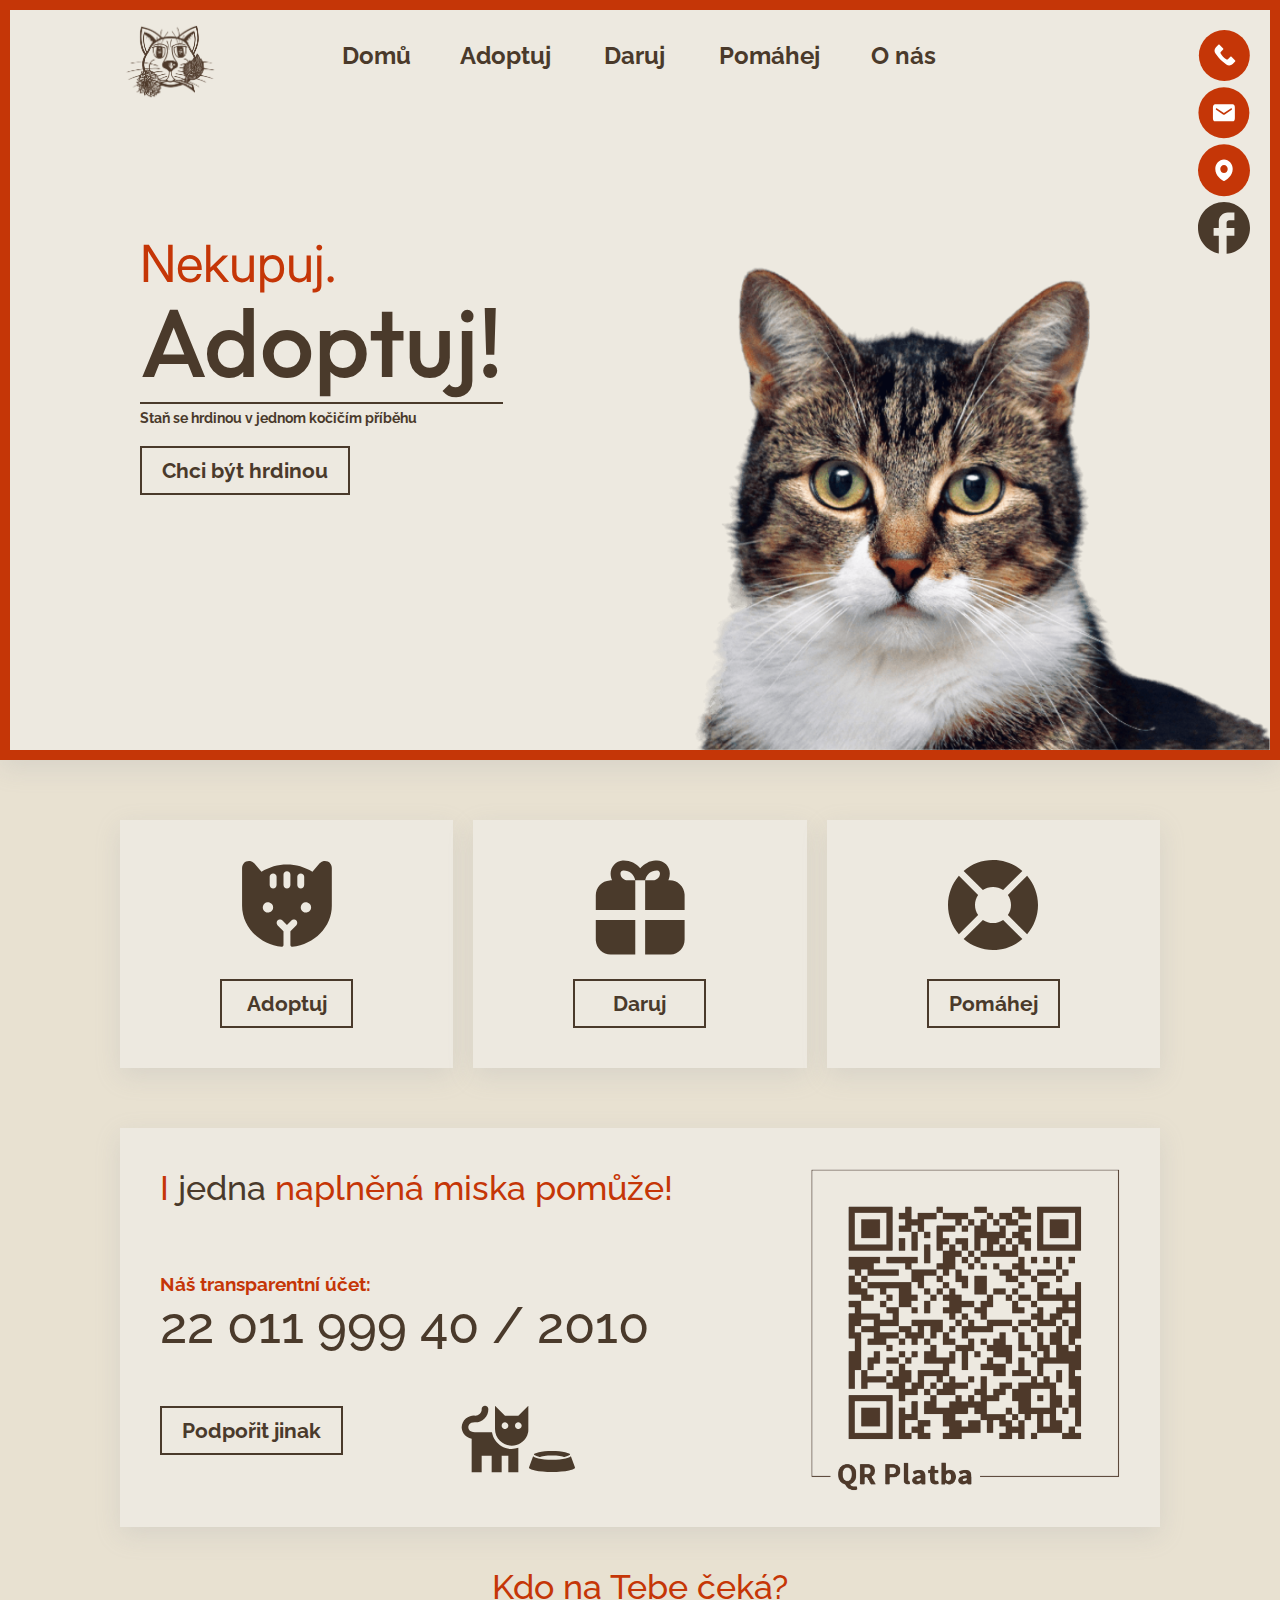
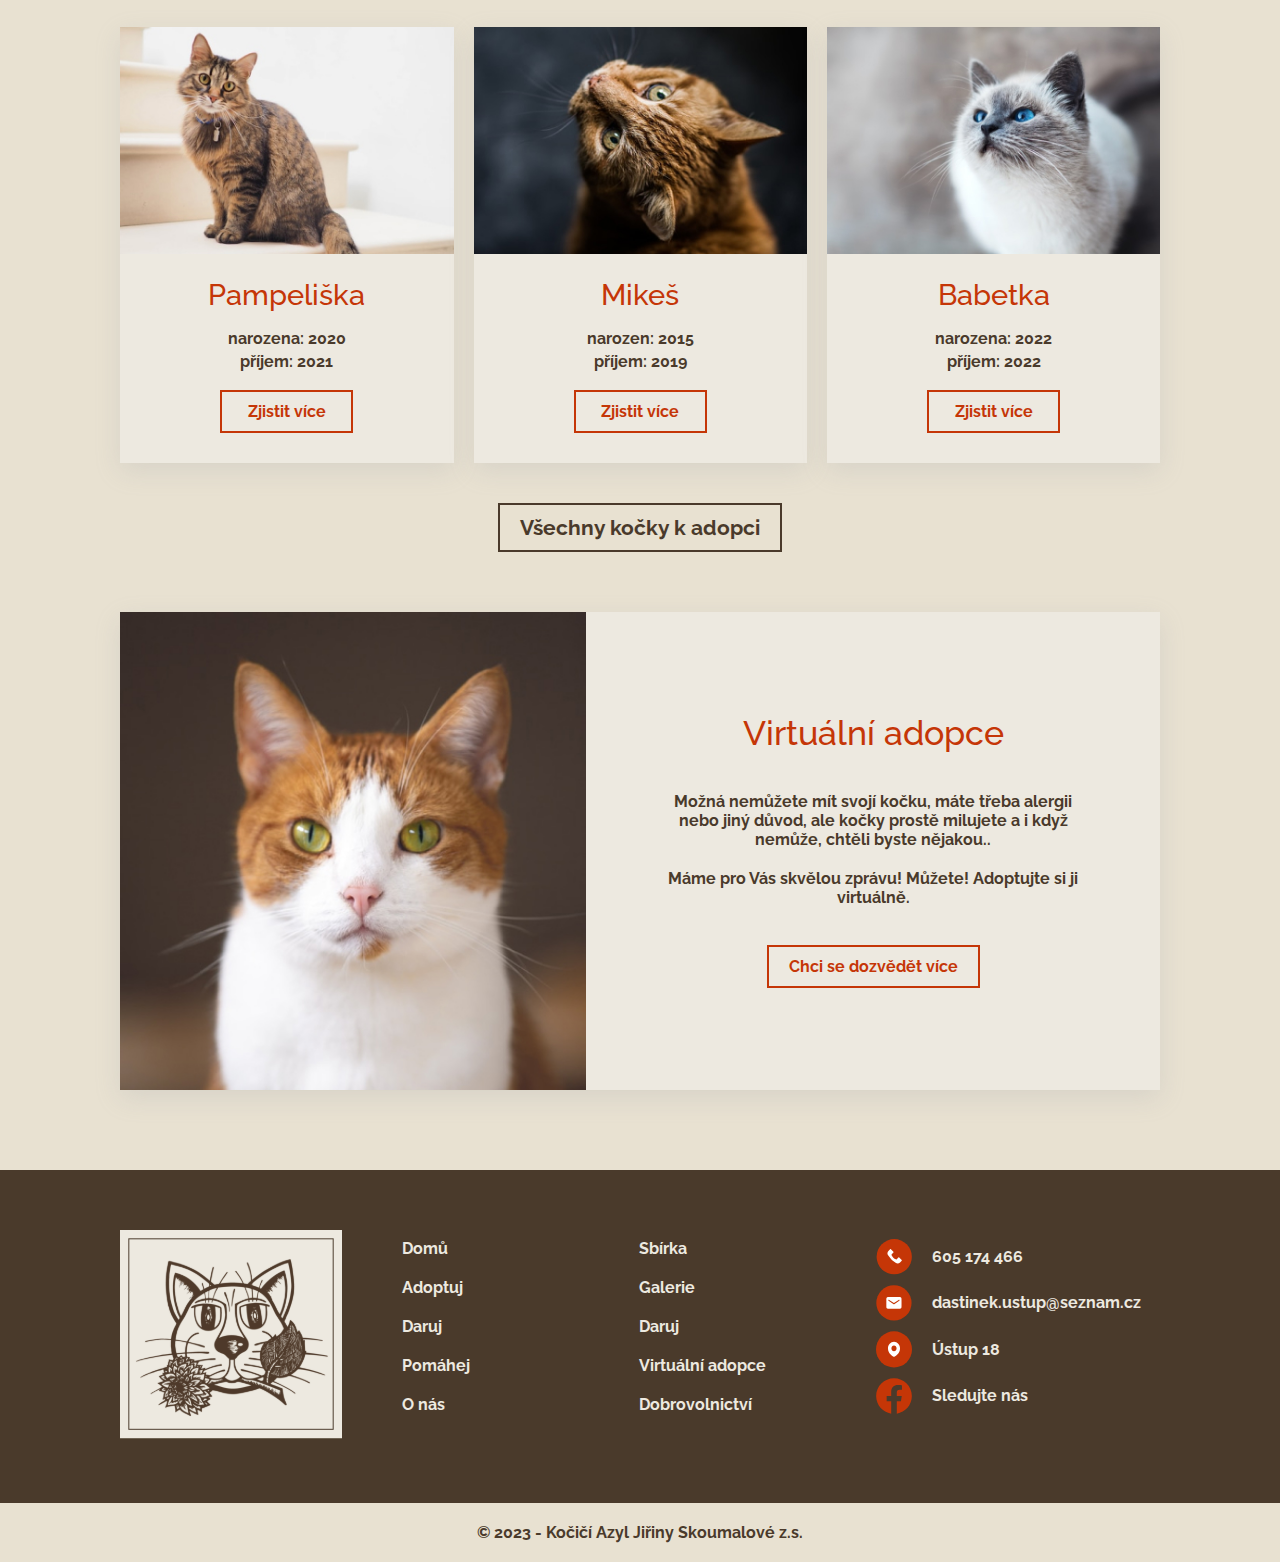
<file: index.html>
<!DOCTYPE html>
<html lang="cs">
<head>
    <meta charset="UTF-8">
    <meta http-equiv="X-UA-Compatible" content="IE=edge">
    <meta name="viewport" content="width=device-width, initial-scale=1.0">

    <link rel="preconnect" href="https://fonts.googleapis.com">
    <link rel="preconnect" href="https://fonts.gstatic.com" crossorigin>
    <link href="https://fonts.googleapis.com/css2?family=Inter&family=Outfit:wght@500&family=Raleway:wght@400;500;700&display=swap" rel="stylesheet">

    <link rel="stylesheet" href="CSS/style.css">

    <title>Kočičí Azyl</title>
</head>



<body>

    <div class="border">

        <!--Header-->

        <header class="header">
            <a href="index.html" class="logo"><img class="logo__img" src="icons/logo-azyl.png" alt="Kočičí-azyl"></a>

                 <!--Menu pro rozlišení nad 900px-->

            <nav class="menu-large">
                <a href="index.html" class="menu-large__item">Domů</a>
                <a href="adoption.html" class="menu-large__item">Adoptuj</a>
                <a href="daruj.html" class="menu-large__item">Daruj</a>
                <a href="pomahej.html" class="menu-large__item">Pomáhej</a>
                <a href="o-nas.html" class="menu-large__item">O nás</a>
            </nav>


                        <!--Ikonky kontaktů-->

            <div class="contact-bar">
                <a href="kontakt.html" class="contact-bar__icon"><img src="icons/icone-phone.svg" alt="icone-phone"></a>
                <a href="mailto:dastinek.ustup@seznam.cz" class="contact-bar__icon"><img src="icons/icone-email.svg" alt="icone-email"></a>
                <a href="kontakt.html" class="contact-bar__icon"><img src="icons/icone-position.svg" alt="icone-position"></a>
                <a href="https://www.facebook.com/profile.php?id=100075934867677" class="contact-bar__icon"><img src="icons/Icone-fb.svg" alt="icone-fb"></a>
            </div>
        </header>


        <!--Hero-->

        <section class="hero">
            <div class="hero__box">
                <div class="hero__text">
                    <h1 class="hero__title"><span class="hero__title--dont">Nekupuj.</span><br>
                    <span class="hero__title--adopt">Adoptuj!</span></h1>
                    <p class="hero__sentence">Staň se hrdinou v jednom kočičím příběhu</p>
                </div>
                <a class="button" href="adoption.html">Chci být hrdinou</a>
            </div>
            <img class="hero__img" src="images/hero-kocka.png" alt="kočka">
        </section>

            <!--Menu pro rozlišení do 900px-->

        <nav class="menu grid-five-columns">
            <a href="index.html" class="menu__item none"><img class="menu__icon" src="icons/Icone-domu-menu.svg" alt="icone-domu"></a>
            <a href="adoption.html" class="menu__item none"><img class="menu__icon" src="icons/icone-adoptuj-menu.svg" alt="icone-adoptuj"></a>
            <a href="daruj.html" class="menu__item none"><img class="menu__icon" src="icons/icone-daruj-menu.svg" alt="icone-daruj"></a>
            <a href="pomahej.html" class="menu__item none"><img class="menu__icon" src="icons/icone-pomahej-menu.svg" alt="icone-pomahej"></a>
            <a href="o-nas.html" class="menu__item none"><img class="menu__icon" src="icons/Icone-o-nas-menu.svg" alt="icone-o-nas"></a>
            <a href="index.html" class="menu__item">Domů</a>
            <a href="adoption.html" class="menu__item">Adoptuj</a>
            <a href="daruj.html" class="menu__item">Daruj</a>
            <a href="pomahej.html" class="menu__item">Pomáhej</a>
            <a href="o-nas.html" class="menu__item">O nás</a>
        </nav>

    </div>

    <!--Main-->

    <main class="wrapper">

        <!--Actions-->

        <section class="actions">
            <article class="action">
                <a href="adoption.html" class="action__link"><img class="action__icon" src="icons/icon-cat-brown.svg" alt="icon-cat"></a>
                <a class="button" href="adoption.html">Adoptuj</a>
            </article>

            <article class="action">
                <a href="daruj.html" class="action__link"><img class="action__icon" src="icons/icone-gift-brown.svg" alt="icon-cat"></a>
                <a class="button" href="daruj.html"> Daruj </a>
            </article>

            <article class="action">
                <a href="pomahej.html" class="action__link"><img class="action__icon" src="icons/icone-help-brown.svg" alt="icon-cat"></a>
                <a class="button" href="pomahej.html">Pomáhej</a>
            </article>
        </section>

        <!--QR-Code-->

        <section class="qr-code">
            <div class="qr-code__content">
                <h2 class="qr-code__title">I <span class="qr-code__title--change">jedna</span> naplněná miska pomůže!</h2>
                <div class="qr-code__account">
                    <p class="qr-code__account-text">Náš transparentní účet:</p>
                    <p class="qr-code__account-number">22 011 999 40 / 2010</p>
                </div>
                <div class="qr-code__butt-ic">
                    <div class="wrapp-butt"><a class="button" href="daruj.html">Podpořit jinak</a></div>
                    <figure class="qr-code__icon"><img src="icons/cat-with-bowl.svg" alt="kočka s miskou"></figure>
                </div>
            </div>
            <div class="qr-code__wrapper" ><a class="qr-code__link" href="daruj.html"><img class="qr-code__code" src="icons/qr-azyl-ramecek.png" alt="qr-code"></a></div>
        </section>


        <!--Cats-->

        <div class="wrapper__cats">
            <h2 class="cats__title">Kdo na Tebe čeká?</h2>
            <section class="cats">
                <article class="cat-card">
                    <figcaption class="cat-card__wrapper"><a href="#" class="cat-card__link"><img class="cat-card__img" src="images/cat-one.jpg" alt="kocka-utulek"></a></figcaption>
                    <div class="cat-card__content">
                        <h3 class="cat-card__title">Pampeliška</h3>
                        <p class="cat-card__text">narozena: 2020</p>
                        <p class="cat-card__text cat-card__text--second">příjem: 2021</p>
                        <a class="button button--primary" href="#">Zjistit více</a>
                    </div>
                </article>

                <article class="cat-card">
                    <figcaption class="cat-card__wrapper"><a href="#" class="cat-card__link"><img class="cat-card__img" src="images/cat-two.jpg" alt="kocka-utulek"></a></figcaption>
                    <div class="cat-card__content">
                        <h3 class="cat-card__title">Mikeš</h3>
                        <p class="cat-card__text">narozen: 2015</p>
                        <p class="cat-card__text cat-card__text--second">příjem: 2019</p>
                        <a class="button button--primary" href="#">Zjistit více</a>
                    </div>
                </article>

                <article class="cat-card">
                    <figcaption class="cat-card__wrapper"><a href="#" class="cat-card__link"><img class="cat-card__img" src="images/cat-three.jpg" alt="kocka-utulek"></a></figcaption>
                    <div class="cat-card__content">
                        <h3 class="cat-card__title">Babetka</h3>
                        <p class="cat-card__text">narozena: 2022</p>
                        <p class="cat-card__text cat-card__text--second">příjem: 2022</p>
                        <a class="button button--primary" href="#">Zjistit více</a>
                    </div>
                </article>
            </section>
            <div class="wrapp-butt wrapp-butt--space-up"><a class="button" href="adoption.html">Všechny kočky k adopci</a></div>
        </div>

        <!--Virtual-adoption-->

        <section class="basic-section">
            <figure class="basic-section__wrapp"><img class="basic-section__img" src="images/cat-virtual-adoption.jpg" alt="virtualni-adopce"></figure>
            <article class="basic-section__content">
                <h2 class="basic-section__title">Virtuální adopce</h2>
                <p class="basic-section__text">Možná nemůžete mít svojí kočku, máte třeba alergii nebo jiný důvod, ale kočky prostě milujete a i když nemůže, chtěli byste nějakou..</p>
                <p class="basic-section__text basic-section__text--mar-bot">Máme pro Vás skvělou zprávu! Můžete! Adoptujte si ji virtuálně.</p>
                <div class="wrapp-butt"><a class="button button--primary" href="daruj-virtualni-adopce.html">Chci se dozvědět více</a></div>
            </article>
        </section>

    </main>


    <!--Footer-->

    <footer class="footer-background">
        <section class="footer wrapper">
            <figure class="footer__logo-wrapp"><img class="footer__logo-img" src="icons/logo-azyl-footer.svg" alt="logo-azyl"></figure>
            
            <div class="menu-footer">
                <a href="index.html" class="menu-footer__item">Domů</a>
                <a href="adoption.html" class="menu-footer__item">Adoptuj</a>
                <a href="daruj.html" class="menu-footer__item">Daruj</a>
                <a href="pomahej.html" class="menu-footer__item">Pomáhej</a>
                <a href="o-nas.html" class="menu-footer__item">O nás</a>
            </div>

            <div class="list-links">
                <a href="#" class="list-links__link">Sbírka</a>
                <a href="#" class="list-links__link">Galerie</a>
                <a href="daruj.html" class="list-links__link">Daruj</a>
                <a href="daruj-virtualni-adopce.html" class="list-links__link">Virtuální adopce</a>
                <a href="pomahej.html" class="list-links__link">Dobrovolnictví</a>
            </div>

            <div class="contacts">
                <a class="contacts__link contacts__link--icon" href="kontakt.html"><img class="contacts__icon" src="icons/icone-phone.svg" alt="mobil"></a>
                <a class="contacts__link" href="kontakt.html">605 174 466</a>
                <a class="contacts__link contacts__link--icon" href="kontakt.html"><img class="contacts__icon" src="icons/icone-email.svg" alt="e-mail"></a>
                <a class="contacts__link" href="kontakt.html">dastinek.ustup@seznam.cz</a>
                <a class="contacts__link contacts__link--icon" href="kontakt.html"><img class="contacts__icon" src="icons/icone-position.svg" alt="adresa"></a>
                <a class="contacts__link" href="kontakt.html">Ústup 18</a>
                <a class="contacts__link contacts__link--icon" href="https://www.facebook.com/profile.php?id=100075934867677"><img class="contacts__icon" src="icons/Icon-FB-footer.svg" alt="fb-ikona"></a>
                <a class="contacts__link" href="https://www.facebook.com/profile.php?id=100075934867677">Sledujte nás</a>
            </div>
        </section>
    </footer>

    <section class="copy">
        <p class="copy__text">© 2023 - Kočičí Azyl Jiřiny Skoumalové z.s.</p>
    </section>

</body>
</html>
</file>
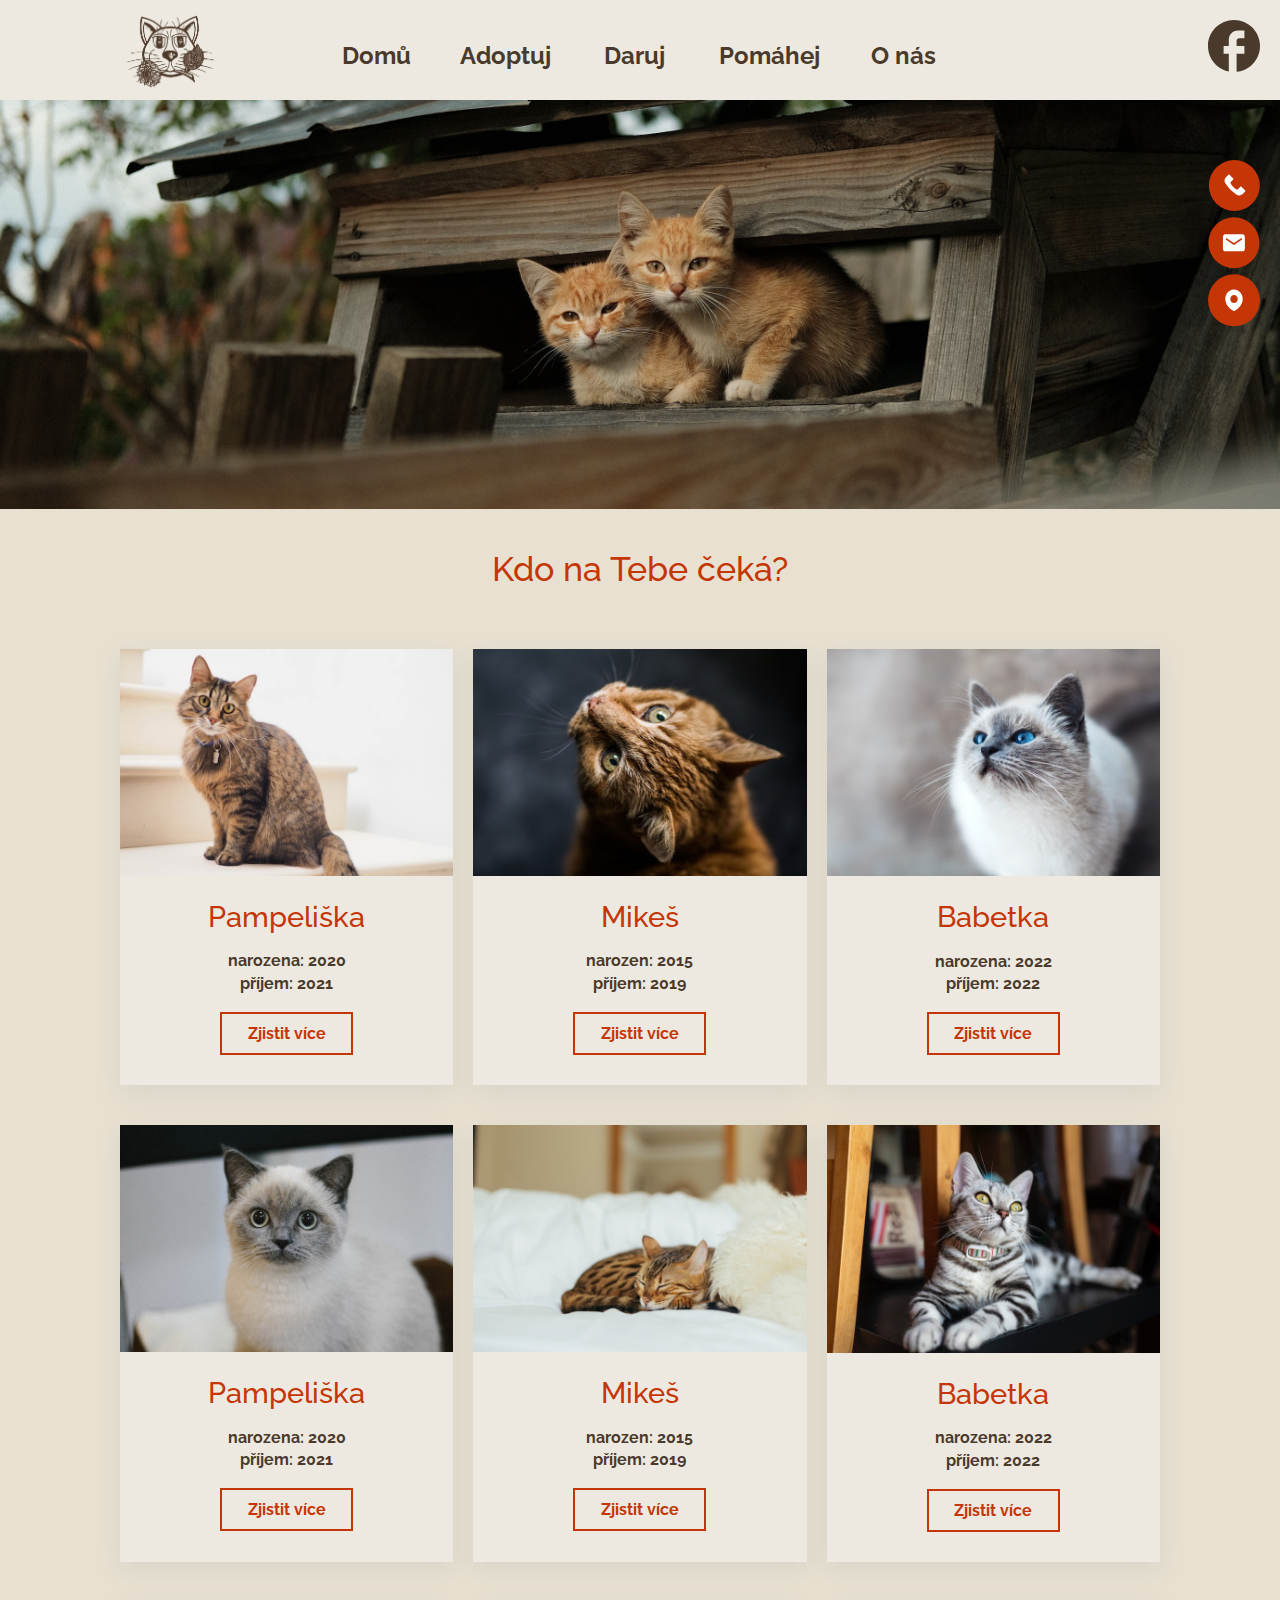
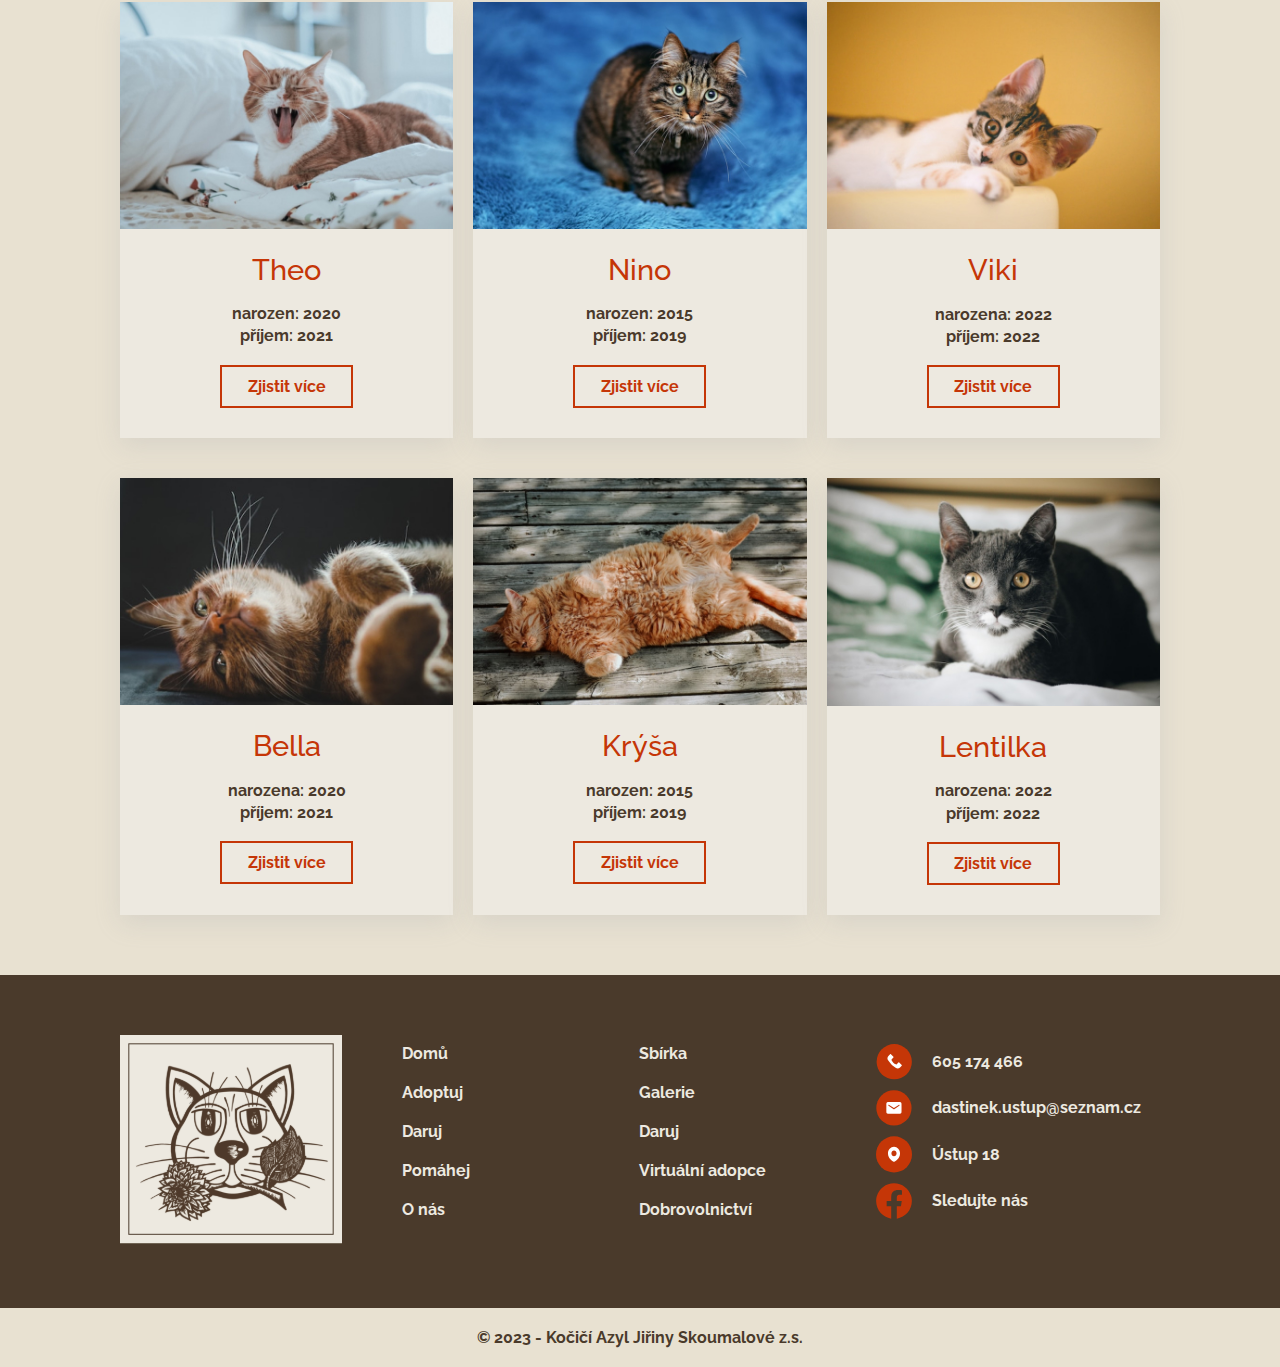
<file: adoption.html>
<!DOCTYPE html>
<html lang="cs">
<head>
    <meta charset="UTF-8">
    <meta http-equiv="X-UA-Compatible" content="IE=edge">
    <meta name="viewport" content="width=device-width, initial-scale=1.0">

    <link rel="preconnect" href="https://fonts.googleapis.com">
    <link rel="preconnect" href="https://fonts.gstatic.com" crossorigin>
    <link href="https://fonts.googleapis.com/css2?family=Inter&family=Outfit:wght@500&family=Raleway:wght@400;500;700&display=swap" rel="stylesheet">

    <link rel="stylesheet" href="CSS/style.css">

    <title>Adopce</title>
</head>



<body>

    <!--Header-->

    <div class="pages-background">

        <header class="header pages">
            <a href="index.html" class="pages__arrow-wrap"><img class="pages__arrow-icon" src="icons/arrow-back.svg" alt="Kočičí-azyl"></a>
            <a href="index.html" class="logo pages__logo"><img class="logo__img" src="icons/logo-azyl.png" alt="Kočičí-azyl"></a>

                <!--Menu-->

            <nav class="menu-large pages__menu">
                <a href="index.html" class="menu-large__item">Domů</a>
                <a href="adoption.html" class="menu-large__item">Adoptuj</a>
                <a href="daruj.html" class="menu-large__item">Daruj</a>
                <a href="pomahej.html" class="menu-large__item">Pomáhej</a>
                <a href="o-nas.html" class="menu-large__item">O nás</a>
            </nav>


                        <!--Ikonky kontaktů-->

            <div class="contact-bar pages__contact-bar">
                <a href="kontakt.html" class="contact-bar__icon"><img src="icons/icone-phone.svg" alt="icone-phone"></a>
                <a href="mailto:dastinek.ustup@seznam.cz" class="contact-bar__icon"><img src="icons/icone-email.svg" alt="icone-email"></a>
                <a href="kontakt.html" class="contact-bar__icon"><img src="icons/icone-position.svg" alt="icone-position"></a>
                <a href="https://www.facebook.com/profile.php?id=100075934867677" class="contact-bar__icon pages__fb"><img src="icons/Icone-fb.svg" alt="icone-fb"></a>
            </div>

        </header>

    </div>

    <!--Header-image-->

    <figcaption class="pages__img-wrapp"><img class="pages__img" src="images/adopce-header.jpg" alt="kocky-adopce"></figcaption>

    <main class="wrapper">



        <!--Cats-->

        <div class="wrapper__cats">
            <h2 class="cats__title">Kdo na Tebe čeká?</h2>
        </div>
        
        <div class="wrapper__cats pages-main__grid">

                <!--Cats-1-3-->

                <article class="cat-card">
                    <figcaption class="cat-card__wrapper"><a href="adoptuj-kocka.html" class="cat-card__link"><img class="cat-card__img" src="images/cat-one.jpg" alt="kocka-utulek"></a></figcaption>
                    <div class="cat-card__content">
                        <h3 class="cat-card__title">Pampeliška</h3>
                        <p class="cat-card__text">narozena: 2020</p>
                        <p class="cat-card__text cat-card__text--second">příjem: 2021</p>
                        <a class="button button--primary" href="adoptuj-kocka.html">Zjistit více</a>
                    </div>
                </article>

                <article class="cat-card">
                    <figcaption class="cat-card__wrapper"><a href="adoptuj-kocka.html" class="cat-card__link"><img class="cat-card__img" src="images/cat-two.jpg" alt="kocka-utulek"></a></figcaption>
                    <div class="cat-card__content">
                        <h3 class="cat-card__title">Mikeš</h3>
                        <p class="cat-card__text">narozen: 2015</p>
                        <p class="cat-card__text cat-card__text--second">příjem: 2019</p>
                        <a class="button button--primary" href="adoptuj-kocka.html">Zjistit více</a>
                    </div>
                </article>

                <article class="cat-card">
                    <figcaption class="cat-card__wrapper"><a href="adoptuj-kocka.html" class="cat-card__link"><img class="cat-card__img" src="images/cat-three.jpg" alt="kocka-utulek"></a></figcaption>
                    <div class="cat-card__content">
                        <h3 class="cat-card__title">Babetka</h3>
                        <p class="cat-card__text">narozena: 2022</p>
                        <p class="cat-card__text cat-card__text--second">příjem: 2022</p>
                        <a class="button button--primary" href="adoptuj-kocka.html">Zjistit více</a>
                    </div>
                </article>


            <!--Cats-3-6-->

                <article class="cat-card">
                    <figcaption class="cat-card__wrapper"><a href="adoptuj-kocka.html" class="cat-card__link"><img class="cat-card__img" src="images/cat-4.jpg" alt="kocka-utulek"></a></figcaption>
                    <div class="cat-card__content">
                        <h3 class="cat-card__title">Pampeliška</h3>
                        <p class="cat-card__text">narozena: 2020</p>
                        <p class="cat-card__text cat-card__text--second">příjem: 2021</p>
                        <a class="button button--primary" href="adoptuj-kocka.html">Zjistit více</a>
                    </div>
                </article>

                <article class="cat-card">
                    <figcaption class="cat-card__wrapper"><a href="adoptuj-kocka.html" class="cat-card__link"><img class="cat-card__img" src="images/cat-5.jpg" alt="kocka-utulek"></a></figcaption>
                    <div class="cat-card__content">
                        <h3 class="cat-card__title">Mikeš</h3>
                        <p class="cat-card__text">narozen: 2015</p>
                        <p class="cat-card__text cat-card__text--second">příjem: 2019</p>
                        <a class="button button--primary" href="adoptuj-kocka.html">Zjistit více</a>
                    </div>
                </article>

                <article class="cat-card">
                    <figcaption class="cat-card__wrapper"><a href="adoptuj-kocka.html" class="cat-card__link"><img class="cat-card__img" src="images/cat-6.jpg" alt="kocka-utulek"></a></figcaption>
                    <div class="cat-card__content">
                        <h3 class="cat-card__title">Babetka</h3>
                        <p class="cat-card__text">narozena: 2022</p>
                        <p class="cat-card__text cat-card__text--second">příjem: 2022</p>
                        <a class="button button--primary" href="adoptuj-kocka.html">Zjistit více</a>
                    </div>
                </article>


            <!--Cats-6-9-->

                <article class="cat-card">
                    <figcaption class="cat-card__wrapper"><a href="adoptuj-kocka.html" class="cat-card__link"><img class="cat-card__img" src="images/cat-7.jpg" alt="kocka-utulek"></a></figcaption>
                    <div class="cat-card__content">
                        <h3 class="cat-card__title">Theo</h3>
                        <p class="cat-card__text">narozen: 2020</p>
                        <p class="cat-card__text cat-card__text--second">příjem: 2021</p>
                        <a class="button button--primary" href="adoptuj-kocka.html">Zjistit více</a>
                    </div>
                </article>

                <article class="cat-card">
                    <figcaption class="cat-card__wrapper"><a href="adoptuj-kocka.html" class="cat-card__link"><img class="cat-card__img" src="images/cat-8.jpg" alt="kocka-utulek"></a></figcaption>
                    <div class="cat-card__content">
                        <h3 class="cat-card__title">Nino</h3>
                        <p class="cat-card__text">narozen: 2015</p>
                        <p class="cat-card__text cat-card__text--second">příjem: 2019</p>
                        <a class="button button--primary" href="adoptuj-kocka.html">Zjistit více</a>
                    </div>
                </article>

                <article class="cat-card">
                    <figcaption class="cat-card__wrapper"><a href="adoptuj-kocka.html" class="cat-card__link"><img class="cat-card__img" src="images/cat-9.jpg" alt="kocka-utulek"></a></figcaption>
                    <div class="cat-card__content">
                        <h3 class="cat-card__title">Viki</h3>
                        <p class="cat-card__text">narozena: 2022</p>
                        <p class="cat-card__text cat-card__text--second">příjem: 2022</p>
                        <a class="button button--primary" href="adoptuj-kocka.html">Zjistit více</a>
                    </div>
                </article>


            <!--Cats-9-12-->


                <article class="cat-card">
                    <figcaption class="cat-card__wrapper"><a href="adoptuj-kocka.html" class="cat-card__link"><img class="cat-card__img" src="images/cat-10.jpg" alt="kocka-utulek"></a></figcaption>
                    <div class="cat-card__content">
                        <h3 class="cat-card__title">Bella</h3>
                        <p class="cat-card__text">narozena: 2020</p>
                        <p class="cat-card__text cat-card__text--second">příjem: 2021</p>
                        <a class="button button--primary" href="adoptuj-kocka.html">Zjistit více</a>
                    </div>
                </article>

                <article class="cat-card">
                    <figcaption class="cat-card__wrapper"><a href="adoptuj-kocka.html" class="cat-card__link"><img class="cat-card__img" src="images/cat-11.jpg" alt="kocka-utulek"></a></figcaption>
                    <div class="cat-card__content">
                        <h3 class="cat-card__title">Krýša</h3>
                        <p class="cat-card__text">narozen: 2015</p>
                        <p class="cat-card__text cat-card__text--second">příjem: 2019</p>
                        <a class="button button--primary" href="adoptuj-kocka.html">Zjistit více</a>
                    </div>
                </article>

                <article class="cat-card">
                    <figcaption class="cat-card__wrapper"><a href="adoptuj-kocka.html" class="cat-card__link"><img class="cat-card__img" src="images/cat-12.jpg" alt="kocka-utulek"></a></figcaption>
                    <div class="cat-card__content">
                        <h3 class="cat-card__title">Lentilka</h3>
                        <p class="cat-card__text">narozena: 2022</p>
                        <p class="cat-card__text cat-card__text--second">příjem: 2022</p>
                        <a class="button button--primary" href="adoptuj-kocka.html">Zjistit více</a>
                    </div>
                </article>

        </div>




    </main>

     <!--Footer-->

    <footer class="footer-background">
        <section class="footer wrapper">
            <figure class="footer__logo-wrapp"><img class="footer__logo-img" src="icons/logo-azyl-footer.svg" alt="logo-azyl"></figure>
            
            <div class="menu-footer">
                <a href="index.html" class="menu-footer__item">Domů</a>
                <a href="adoption.html" class="menu-footer__item">Adoptuj</a>
                <a href="daruj.html" class="menu-footer__item">Daruj</a>
                <a href="pomahej.html" class="menu-footer__item">Pomáhej</a>
                <a href="o-nas.html" class="menu-footer__item">O nás</a>
            </div>

            <div class="list-links">
                <a href="#" class="list-links__link">Sbírka</a>
                <a href="#" class="list-links__link">Galerie</a>
                <a href="daruj.html" class="list-links__link">Daruj</a>
                <a href="daruj-virtualni-adopce.html" class="list-links__link">Virtuální adopce</a>
                <a href="pomahej.html" class="list-links__link">Dobrovolnictví</a>
            </div>

            <div class="contacts">
                <a class="contacts__link contacts__link--icon" href="kontakt.html"><img class="contacts__icon" src="icons/icone-phone.svg" alt="mobil"></a>
                <a class="contacts__link" href="kontakt.html">605 174 466</a>
                <a class="contacts__link contacts__link--icon" href="kontakt.html"><img class="contacts__icon" src="icons/icone-email.svg" alt="e-mail"></a>
                <a class="contacts__link" href="kontakt.html">dastinek.ustup@seznam.cz</a>
                <a class="contacts__link contacts__link--icon" href="kontakt.html"><img class="contacts__icon" src="icons/icone-position.svg" alt="adresa"></a>
                <a class="contacts__link" href="kontakt.html">Ústup 18</a>
                <a class="contacts__link contacts__link--icon" href="https://www.facebook.com/profile.php?id=100075934867677"><img class="contacts__icon" src="icons/Icon-FB-footer.svg" alt="fb-ikona"></a>
                <a class="contacts__link" href="https://www.facebook.com/profile.php?id=100075934867677">Sledujte nás</a>
            </div>
        </section>
    </footer>

    <section class="copy">
        <p class="copy__text">© 2023 - Kočičí Azyl Jiřiny Skoumalové z.s.</p>
    </section>

</body>
</html>
</file>
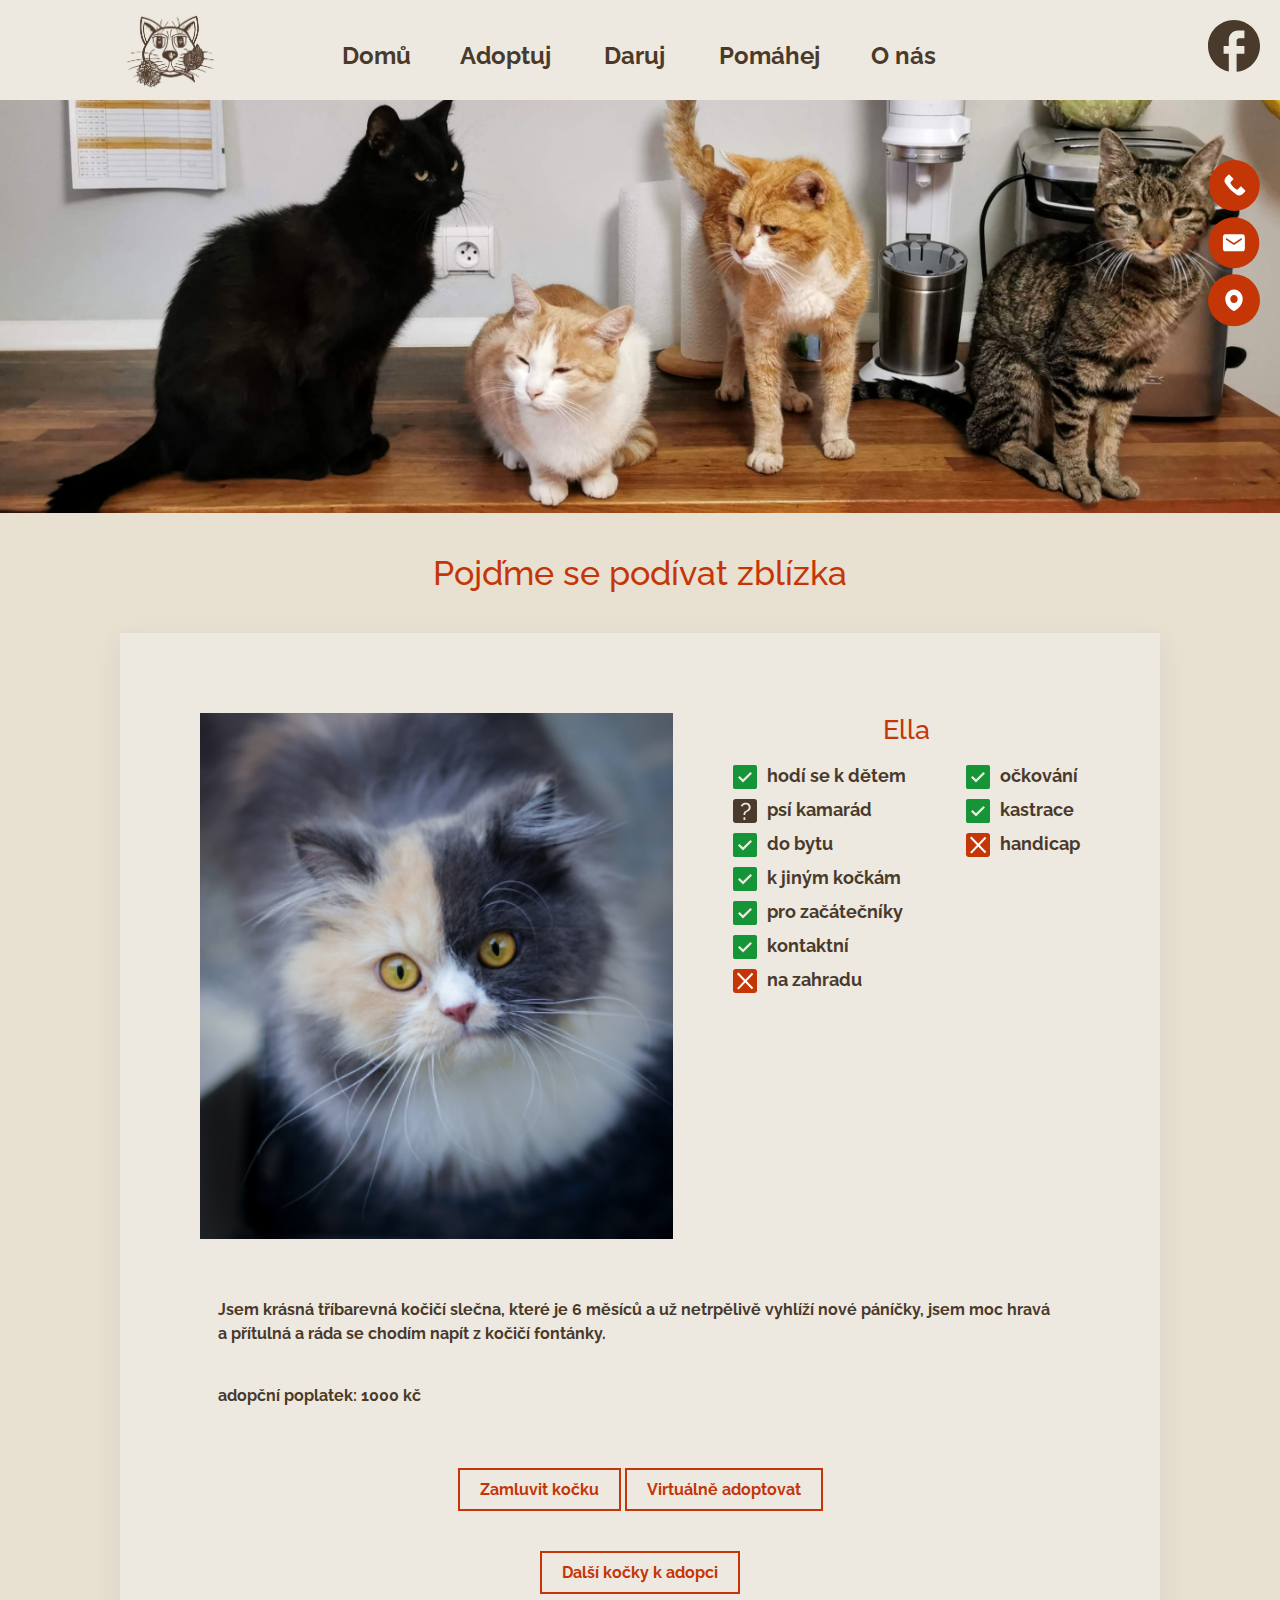
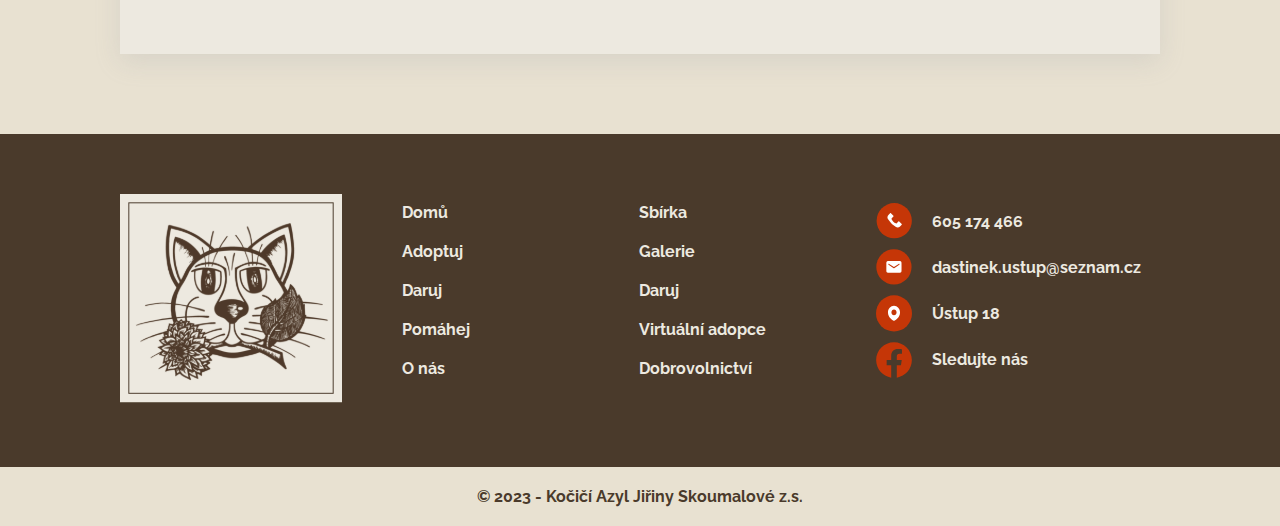
<file: adoptuj-kocka.html>
<!DOCTYPE html>
<html lang="cs">
<head>
    <meta charset="UTF-8">
    <meta http-equiv="X-UA-Compatible" content="IE=edge">
    <meta name="viewport" content="width=device-width, initial-scale=1.0">

    <link rel="preconnect" href="https://fonts.googleapis.com">
    <link rel="preconnect" href="https://fonts.gstatic.com" crossorigin>
    <link href="https://fonts.googleapis.com/css2?family=Inter&family=Outfit:wght@500&family=Raleway:wght@400;500;700&display=swap" rel="stylesheet">

    <link rel="stylesheet" href="CSS/style.css">

    <title>Adoptuj kočku</title>
</head>



<body>

    <!--Header-->

    <div class="pages-background">

        <header class="header pages">
            <a href="index.html" class="pages__arrow-wrap"><img class="pages__arrow-icon" src="icons/arrow-back.svg" alt="Kočičí-azyl"></a>
            <a href="index.html" class="logo pages__logo"><img class="logo__img" src="icons/logo-azyl.png" alt="Kočičí-azyl"></a>

                <!--Menu-->

            <nav class="menu-large pages__menu">
                <a href="index.html" class="menu-large__item">Domů</a>
                <a href="adoption.html" class="menu-large__item">Adoptuj</a>
                <a href="daruj.html" class="menu-large__item">Daruj</a>
                <a href="pomahej.html" class="menu-large__item">Pomáhej</a>
                <a href="o-nas.html" class="menu-large__item">O nás</a>
            </nav>


                        <!--Ikonky kontaktů-->

            <div class="contact-bar pages__contact-bar">
                <a href="kontakt.html" class="contact-bar__icon"><img src="icons/icone-phone.svg" alt="icone-phone"></a>
                <a href="mailto:dastinek.ustup@seznam.cz" class="contact-bar__icon"><img src="icons/icone-email.svg" alt="icone-email"></a>
                <a href="kontakt.html" class="contact-bar__icon"><img src="icons/icone-position.svg" alt="icone-position"></a>
                <a href="https://www.facebook.com/profile.php?id=100075934867677" class="contact-bar__icon pages__fb"><img src="icons/Icone-fb.svg" alt="icone-fb"></a>
            </div>

        </header>

    </div>

    <!--Header-image-->

    <figcaption class="pages__img-wrapp"><img class="pages__img" src="images/adoptuj-kocka-header.jpg" alt="kocky-adopce"></figcaption>

    <main class="wrapper">


        <!--Hlavní nadpis stránky-->

        <div class="wrapper__cats">
            <h2 class="cats__title">Pojďme se podívat zblízka</h2>
        </div>





        <!--Adoptuj stránka kočka-->
        

        <section class="text">
            <div class="page-cat">
                <figcaption class="page-cat__wrapp-img"><img class="page-cat__img" src="images/kocka-stranka.jpg" alt="kočka"></figcaption>
                <div class="page-cat__content">
                    <h3 class="page-cat__title">Ella</h3>
                    <div class="page-cat__checkbox-grids">
                        <div class="page-cat__checkbox-grid">
                            <img src="icons/checkbox-ano.svg" alt="ano"><p>hodí se k dětem</p>
                            <img src="icons/checkbox-otaznik.svg" alt="možná"><p>psí kamarád</p>
                            <img src="icons/checkbox-ano.svg" alt="ano"><p>do bytu</p>
                            <img src="icons/checkbox-ano.svg" alt="ano"><p>k jiným kočkám</p>
                            <img src="icons/checkbox-ano.svg" alt="ano"><p>pro začátečníky</p>
                            <img src="icons/checkbox-ano.svg" alt="ano"><p>kontaktní</p>
                            <img src="icons/checkbox-ne.svg" alt="ne"><p>na zahradu</p>
                        </div>
                        <div class="page-cat__checkbox-grid">
                            <img src="icons/checkbox-ano.svg" alt="ano"><p>očkování</p>
                            <img src="icons/checkbox-ano.svg" alt="ano"><p>kastrace</p>
                            <img src="icons/checkbox-ne.svg" alt="ano"><p>handicap</p>
                            <img class="hidden" src="icons/checkbox-ano.svg" alt="ano"><p class="hidden">x</p>
                            <img class="hidden" src="icons/checkbox-ano.svg" alt="ano"><p class="hidden">x</p>
                            <img class="hidden" src="icons/checkbox-ano.svg" alt="ano"><p class="hidden">x</p>
                            <img class="hidden" src="icons/checkbox-ano.svg" alt="ne"><p class="hidden">x</p>
                        </div>
                    </div>
                </div>
            </div>
            <p class="text__paragraph">Jsem krásná tříbarevná kočičí slečna, které je 6 měsíců a už netrpělivě vyhlíží nové páníčky, jsem moc hravá a přítulná a ráda se chodím napít z kočičí fontánky.</p>
            <p class="text__paragraph">adopční poplatek: 1000 kč</p>
            <div class="wrapp-butt wrapp-butt--space-up">
                <a class="button button--primary" href="#">Zamluvit kočku</a>
                <a class="button button--primary space-up" href="#">Virtuálně adoptovat</a>
            </div>
            <div class="wrapp-butt wrapp-butt--space-up"><a class="button button--primary" href="adoption.html">Další kočky k adopci</a></div>
        </section>








    </main>

   <!--Footer-->

   <footer class="footer-background">
    <section class="footer wrapper">
        <figure class="footer__logo-wrapp"><img class="footer__logo-img" src="icons/logo-azyl-footer.svg" alt="logo-azyl"></figure>
        
        <div class="menu-footer">
            <a href="index.html" class="menu-footer__item">Domů</a>
            <a href="adoption.html" class="menu-footer__item">Adoptuj</a>
            <a href="daruj.html" class="menu-footer__item">Daruj</a>
            <a href="pomahej.html" class="menu-footer__item">Pomáhej</a>
            <a href="o-nas.html" class="menu-footer__item">O nás</a>
        </div>

        <div class="list-links">
            <a href="#" class="list-links__link">Sbírka</a>
            <a href="#" class="list-links__link">Galerie</a>
            <a href="daruj.html" class="list-links__link">Daruj</a>
            <a href="daruj-virtualni-adopce.html" class="list-links__link">Virtuální adopce</a>
            <a href="pomahej.html" class="list-links__link">Dobrovolnictví</a>
        </div>

        <div class="contacts">
            <a class="contacts__link contacts__link--icon" href="kontakt.html"><img class="contacts__icon" src="icons/icone-phone.svg" alt="mobil"></a>
            <a class="contacts__link" href="kontakt.html">605 174 466</a>
            <a class="contacts__link contacts__link--icon" href="kontakt.html"><img class="contacts__icon" src="icons/icone-email.svg" alt="e-mail"></a>
            <a class="contacts__link" href="kontakt.html">dastinek.ustup@seznam.cz</a>
            <a class="contacts__link contacts__link--icon" href="kontakt.html"><img class="contacts__icon" src="icons/icone-position.svg" alt="adresa"></a>
            <a class="contacts__link" href="kontakt.html">Ústup 18</a>
            <a class="contacts__link contacts__link--icon" href="https://www.facebook.com/profile.php?id=100075934867677"><img class="contacts__icon" src="icons/Icon-FB-footer.svg" alt="fb-ikona"></a>
            <a class="contacts__link" href="https://www.facebook.com/profile.php?id=100075934867677">Sledujte nás</a>
        </div>
    </section>
</footer>

<section class="copy">
    <p class="copy__text">© 2023 - Kočičí Azyl Jiřiny Skoumalové z.s.</p>
</section>

</body>
</html>
</file>
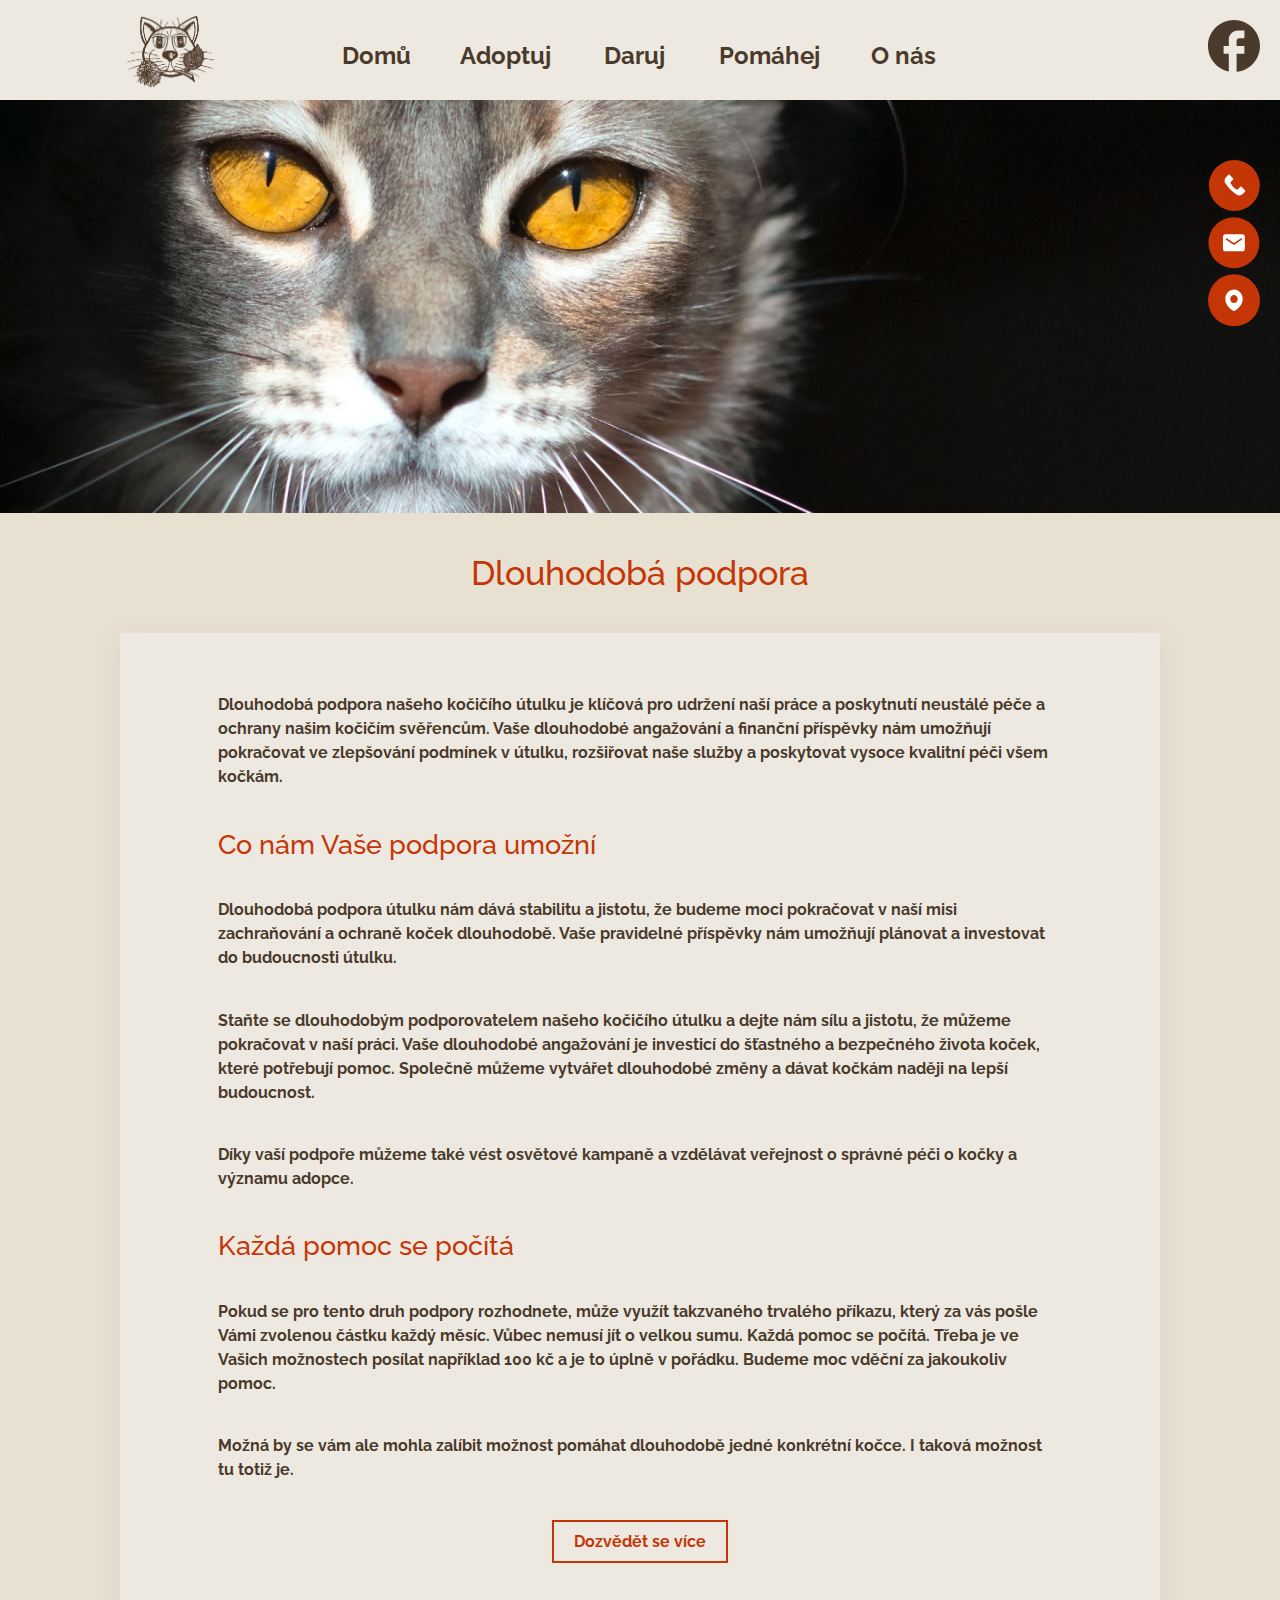
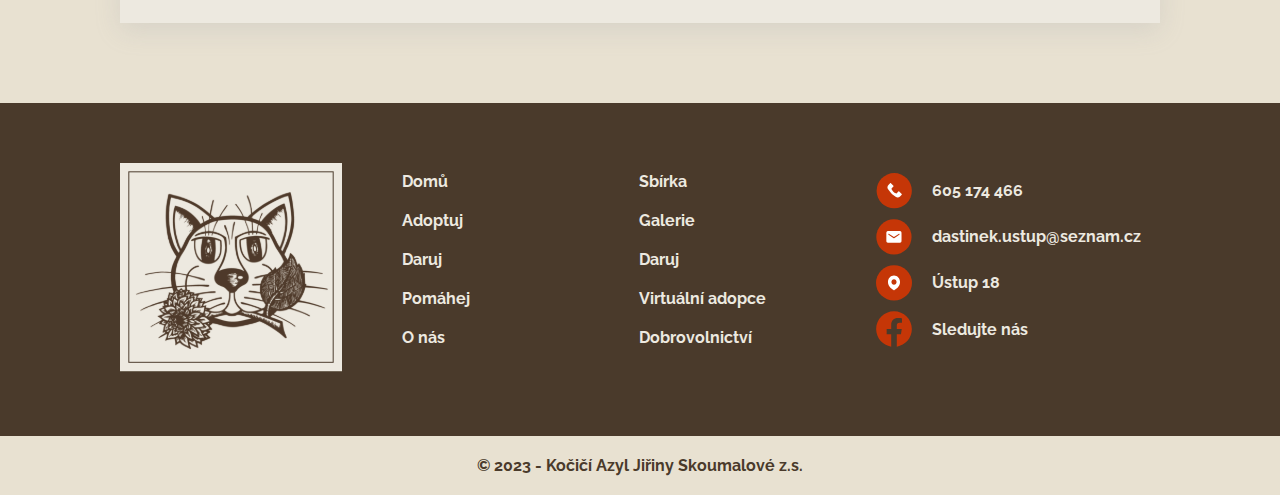
<file: daruj-dlouhodoba-podpora.html>
<!DOCTYPE html>
<html lang="cs">
<head>
    <meta charset="UTF-8">
    <meta http-equiv="X-UA-Compatible" content="IE=edge">
    <meta name="viewport" content="width=device-width, initial-scale=1.0">

    <link rel="preconnect" href="https://fonts.googleapis.com">
    <link rel="preconnect" href="https://fonts.gstatic.com" crossorigin>
    <link href="https://fonts.googleapis.com/css2?family=Inter&family=Outfit:wght@500&family=Raleway:wght@400;500;700&display=swap" rel="stylesheet">

    <link rel="stylesheet" href="CSS/style.css">

    <title>Dlouhodobá podpora</title>
</head>



<body>

    <!--Header-->

    <div class="pages-background">

        <header class="header pages">
            <a href="index.html" class="pages__arrow-wrap"><img class="pages__arrow-icon" src="icons/arrow-back.svg" alt="Kočičí-azyl"></a>
            <a href="index.html" class="logo pages__logo"><img class="logo__img" src="icons/logo-azyl.png" alt="Kočičí-azyl"></a>

            <!--Menu-->

            <nav class="menu-large pages__menu">
                <a href="index.html" class="menu-large__item">Domů</a>
                <a href="adoption.html" class="menu-large__item">Adoptuj</a>
                <a href="daruj.html" class="menu-large__item">Daruj</a>
                <a href="pomahej.html" class="menu-large__item">Pomáhej</a>
                <a href="o-nas.html" class="menu-large__item">O nás</a>
            </nav>


                        <!--Ikonky kontaktů-->

            <div class="contact-bar pages__contact-bar">
                <a href="kontakt.html" class="contact-bar__icon"><img src="icons/icone-phone.svg" alt="icone-phone"></a>
                <a href="mailto:dastinek.ustup@seznam.cz" class="contact-bar__icon"><img src="icons/icone-email.svg" alt="icone-email"></a>
                <a href="kontakt.html" class="contact-bar__icon"><img src="icons/icone-position.svg" alt="icone-position"></a>
                <a href="https://www.facebook.com/profile.php?id=100075934867677" class="contact-bar__icon pages__fb"><img src="icons/Icone-fb.svg" alt="icone-fb"></a>
            </div>

        </header>

    </div>

    <!--Header-image-->

    <figcaption class="pages__img-wrapp"><img class="pages__img" src="images/dlouhodoba-podpora-header.jpg" alt="kocky-adopce"></figcaption>

    <main class="wrapper">


        <!--Hlavní nadpis stránky-->

        <div class="wrapper__cats">
            <h2 class="cats__title">Dlouhodobá podpora</h2>
        </div>




        <!--Dlouhodobá podpora odstavce textu-->

        <section class="text">
            <p class="text__paragraph">Dlouhodobá podpora našeho kočičího útulku je klíčová pro udržení naší práce a poskytnutí neustálé péče a ochrany našim kočičím svěřencům. Vaše dlouhodobé angažování a finanční příspěvky nám umožňují pokračovat ve zlepšování podmínek v útulku, rozšiřovat naše služby a poskytovat vysoce kvalitní péči všem kočkám.</p>
            <h3 class="text__title">Co nám Vaše podpora umožní</h3>
            <p class="text__paragraph">Dlouhodobá podpora útulku nám dává stabilitu a jistotu, že budeme moci pokračovat v naší misi zachraňování a ochraně koček dlouhodobě. Vaše pravidelné příspěvky nám umožňují plánovat a investovat do budoucnosti útulku.</p>
            <p class="text__paragraph">Staňte se dlouhodobým podporovatelem našeho kočičího útulku a dejte nám sílu a jistotu, že můžeme pokračovat v naší práci. Vaše dlouhodobé angažování je investicí do šťastného a bezpečného života koček, které potřebují pomoc. Společně můžeme vytvářet dlouhodobé změny a dávat kočkám naději na lepší budoucnost.</p>
            <p class="text__paragraph">Díky vaší podpoře můžeme také vést osvětové kampaně a vzdělávat veřejnost o správné péči o kočky a významu adopce.</p>
            <h3 class="text__title">Každá pomoc se počítá</h3>
            <p class="text__paragraph">Pokud se pro tento druh podpory rozhodnete, může využít takzvaného trvalého příkazu, který za vás pošle Vámi zvolenou částku každý měsíc. Vůbec nemusí jít o velkou sumu. Každá pomoc se počítá. Třeba je ve Vašich možnostech posílat například 100 kč a je to úplně v pořádku. Budeme moc vděční za jakoukoliv pomoc.</p>
            <p class="text__paragraph">Možná by se vám ale mohla zalíbit možnost pomáhat dlouhodobě jedné konkrétní kočce. I taková možnost tu totiž je.</p>
            <div class="wrapp-butt"><a class="button button--primary" href="daruj-virtualni-adopce.html">Dozvědět se více</a></div>
        </section>


    </main>

    <!--Footer-->

    <footer class="footer-background">
        <section class="footer wrapper">
            <figure class="footer__logo-wrapp"><img class="footer__logo-img" src="icons/logo-azyl-footer.svg" alt="logo-azyl"></figure>
            
            <div class="menu-footer">
                <a href="index.html" class="menu-footer__item">Domů</a>
                <a href="adoption.html" class="menu-footer__item">Adoptuj</a>
                <a href="daruj.html" class="menu-footer__item">Daruj</a>
                <a href="pomahej.html" class="menu-footer__item">Pomáhej</a>
                <a href="o-nas.html" class="menu-footer__item">O nás</a>
            </div>

            <div class="list-links">
                <a href="#" class="list-links__link">Sbírka</a>
                <a href="#" class="list-links__link">Galerie</a>
                <a href="daruj.html" class="list-links__link">Daruj</a>
                <a href="daruj-virtualni-adopce.html" class="list-links__link">Virtuální adopce</a>
                <a href="pomahej.html" class="list-links__link">Dobrovolnictví</a>
            </div>

            <div class="contacts">
                <a class="contacts__link contacts__link--icon" href="kontakt.html"><img class="contacts__icon" src="icons/icone-phone.svg" alt="mobil"></a>
                <a class="contacts__link" href="kontakt.html">605 174 466</a>
                <a class="contacts__link contacts__link--icon" href="kontakt.html"><img class="contacts__icon" src="icons/icone-email.svg" alt="e-mail"></a>
                <a class="contacts__link" href="kontakt.html">dastinek.ustup@seznam.cz</a>
                <a class="contacts__link contacts__link--icon" href="kontakt.html"><img class="contacts__icon" src="icons/icone-position.svg" alt="adresa"></a>
                <a class="contacts__link" href="kontakt.html">Ústup 18</a>
                <a class="contacts__link contacts__link--icon" href="https://www.facebook.com/profile.php?id=100075934867677"><img class="contacts__icon" src="icons/Icon-FB-footer.svg" alt="fb-ikona"></a>
                <a class="contacts__link" href="https://www.facebook.com/profile.php?id=100075934867677">Sledujte nás</a>
            </div>
        </section>
    </footer>

    <section class="copy">
        <p class="copy__text">© 2023 - Kočičí Azyl Jiřiny Skoumalové z.s.</p>
    </section>

</body>
</html>
</file>
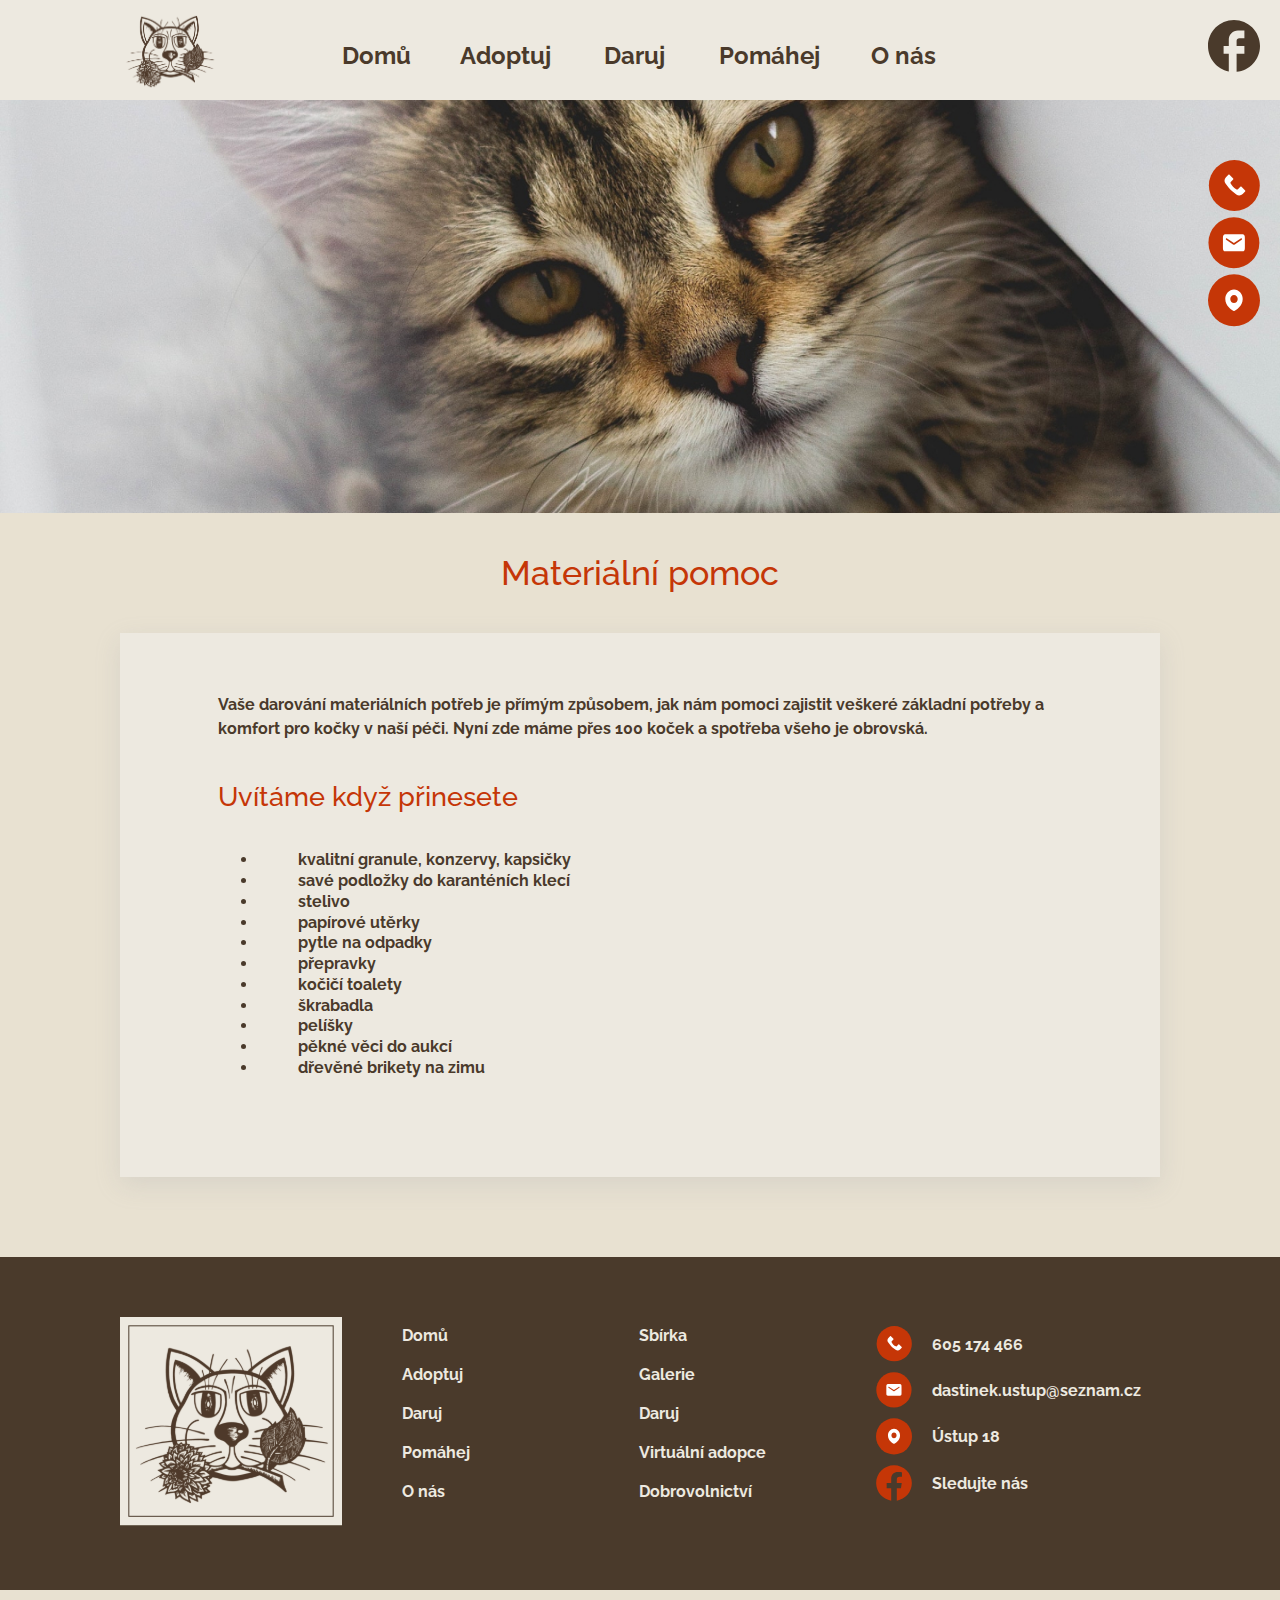
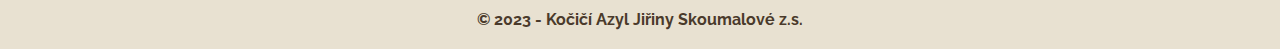
<file: daruj-materialni-pomoc.html>
<!DOCTYPE html>
<html lang="cs">
<head>
    <meta charset="UTF-8">
    <meta http-equiv="X-UA-Compatible" content="IE=edge">
    <meta name="viewport" content="width=device-width, initial-scale=1.0">

    <link rel="preconnect" href="https://fonts.googleapis.com">
    <link rel="preconnect" href="https://fonts.gstatic.com" crossorigin>
    <link href="https://fonts.googleapis.com/css2?family=Inter&family=Outfit:wght@500&family=Raleway:wght@400;500;700&display=swap" rel="stylesheet">

    <link rel="stylesheet" href="CSS/style.css">

    <title>Materiální pomoc</title>
</head>



<body>

    <!--Header-->

    <div class="pages-background">

        <header class="header pages">
            <a href="index.html" class="pages__arrow-wrap"><img class="pages__arrow-icon" src="icons/arrow-back.svg" alt="Kočičí-azyl"></a>
            <a href="index.html" class="logo pages__logo"><img class="logo__img" src="icons/logo-azyl.png" alt="Kočičí-azyl"></a>

            <!--Menu-->

            <nav class="menu-large pages__menu">
                <a href="index.html" class="menu-large__item">Domů</a>
                <a href="adoption.html" class="menu-large__item">Adoptuj</a>
                <a href="daruj.html" class="menu-large__item">Daruj</a>
                <a href="pomahej.html" class="menu-large__item">Pomáhej</a>
                <a href="o-nas.html" class="menu-large__item">O nás</a>
            </nav>


                        <!--Ikonky kontaktů-->

            <div class="contact-bar pages__contact-bar">
                <a href="kontakt.html" class="contact-bar__icon"><img src="icons/icone-phone.svg" alt="icone-phone"></a>
                <a href="mailto:dastinek.ustup@seznam.cz" class="contact-bar__icon"><img src="icons/icone-email.svg" alt="icone-email"></a>
                <a href="kontakt.html" class="contact-bar__icon"><img src="icons/icone-position.svg" alt="icone-position"></a>
                <a href="https://www.facebook.com/profile.php?id=100075934867677" class="contact-bar__icon pages__fb"><img src="icons/Icone-fb.svg" alt="icone-fb"></a>
            </div>

        </header>

    </div>

    <!--Header-image-->

    <figcaption class="pages__img-wrapp"><img class="pages__img" src="images/materialni-pomoc-header.jpg" alt="kocky-adopce"></figcaption>

    <main class="wrapper">


        <!--Hlavní nadpis stránky-->

        <div class="wrapper__cats">
            <h2 class="cats__title">Materiální pomoc</h2>
        </div>

        <!--Materiální pomoc odstavce textu-->

        <section class="text">
            <p class="text__paragraph">Vaše darování materiálních potřeb je přímým způsobem, jak nám pomoci zajistit veškeré základní potřeby a komfort pro kočky v naší péči. Nyní zde máme přes 100 koček a spotřeba všeho je obrovská.</p>
            <h3 class="text__title">Uvítáme když přinesete</h3>
            <ul class="text__list">
                <li>kvalitní granule, konzervy, kapsičky</li>
                <li>savé podložky do karanténích klecí</li>
                <li>stelivo</li>
                <li>papírové utěrky</li>
                <li>pytle na odpadky</li>
                <li>přepravky</li>
                <li>kočičí toalety</li>
                <li>škrabadla</li>
                <li>pelíšky</li>
                <li>pěkné věci do aukcí</li>
                <li>dřevěné brikety na zimu</li>
            </ul>
        </section>


    </main>

    <!--Footer-->

    <footer class="footer-background">
        <section class="footer wrapper">
            <figure class="footer__logo-wrapp"><img class="footer__logo-img" src="icons/logo-azyl-footer.svg" alt="logo-azyl"></figure>
            
            <div class="menu-footer">
                <a href="index.html" class="menu-footer__item">Domů</a>
                <a href="adoption.html" class="menu-footer__item">Adoptuj</a>
                <a href="daruj.html" class="menu-footer__item">Daruj</a>
                <a href="pomahej.html" class="menu-footer__item">Pomáhej</a>
                <a href="o-nas.html" class="menu-footer__item">O nás</a>
            </div>

            <div class="list-links">
                <a href="#" class="list-links__link">Sbírka</a>
                <a href="#" class="list-links__link">Galerie</a>
                <a href="daruj.html" class="list-links__link">Daruj</a>
                <a href="daruj-virtualni-adopce.html" class="list-links__link">Virtuální adopce</a>
                <a href="pomahej.html" class="list-links__link">Dobrovolnictví</a>
            </div>

            <div class="contacts">
                <a class="contacts__link contacts__link--icon" href="kontakt.html"><img class="contacts__icon" src="icons/icone-phone.svg" alt="mobil"></a>
                <a class="contacts__link" href="kontakt.html">605 174 466</a>
                <a class="contacts__link contacts__link--icon" href="kontakt.html"><img class="contacts__icon" src="icons/icone-email.svg" alt="e-mail"></a>
                <a class="contacts__link" href="kontakt.html">dastinek.ustup@seznam.cz</a>
                <a class="contacts__link contacts__link--icon" href="kontakt.html"><img class="contacts__icon" src="icons/icone-position.svg" alt="adresa"></a>
                <a class="contacts__link" href="kontakt.html">Ústup 18</a>
                <a class="contacts__link contacts__link--icon" href="https://www.facebook.com/profile.php?id=100075934867677"><img class="contacts__icon" src="icons/Icon-FB-footer.svg" alt="fb-ikona"></a>
                <a class="contacts__link" href="https://www.facebook.com/profile.php?id=100075934867677">Sledujte nás</a>
            </div>
        </section>
    </footer>

    <section class="copy">
        <p class="copy__text">© 2023 - Kočičí Azyl Jiřiny Skoumalové z.s.</p>
    </section>

</body>
</html>
</file>
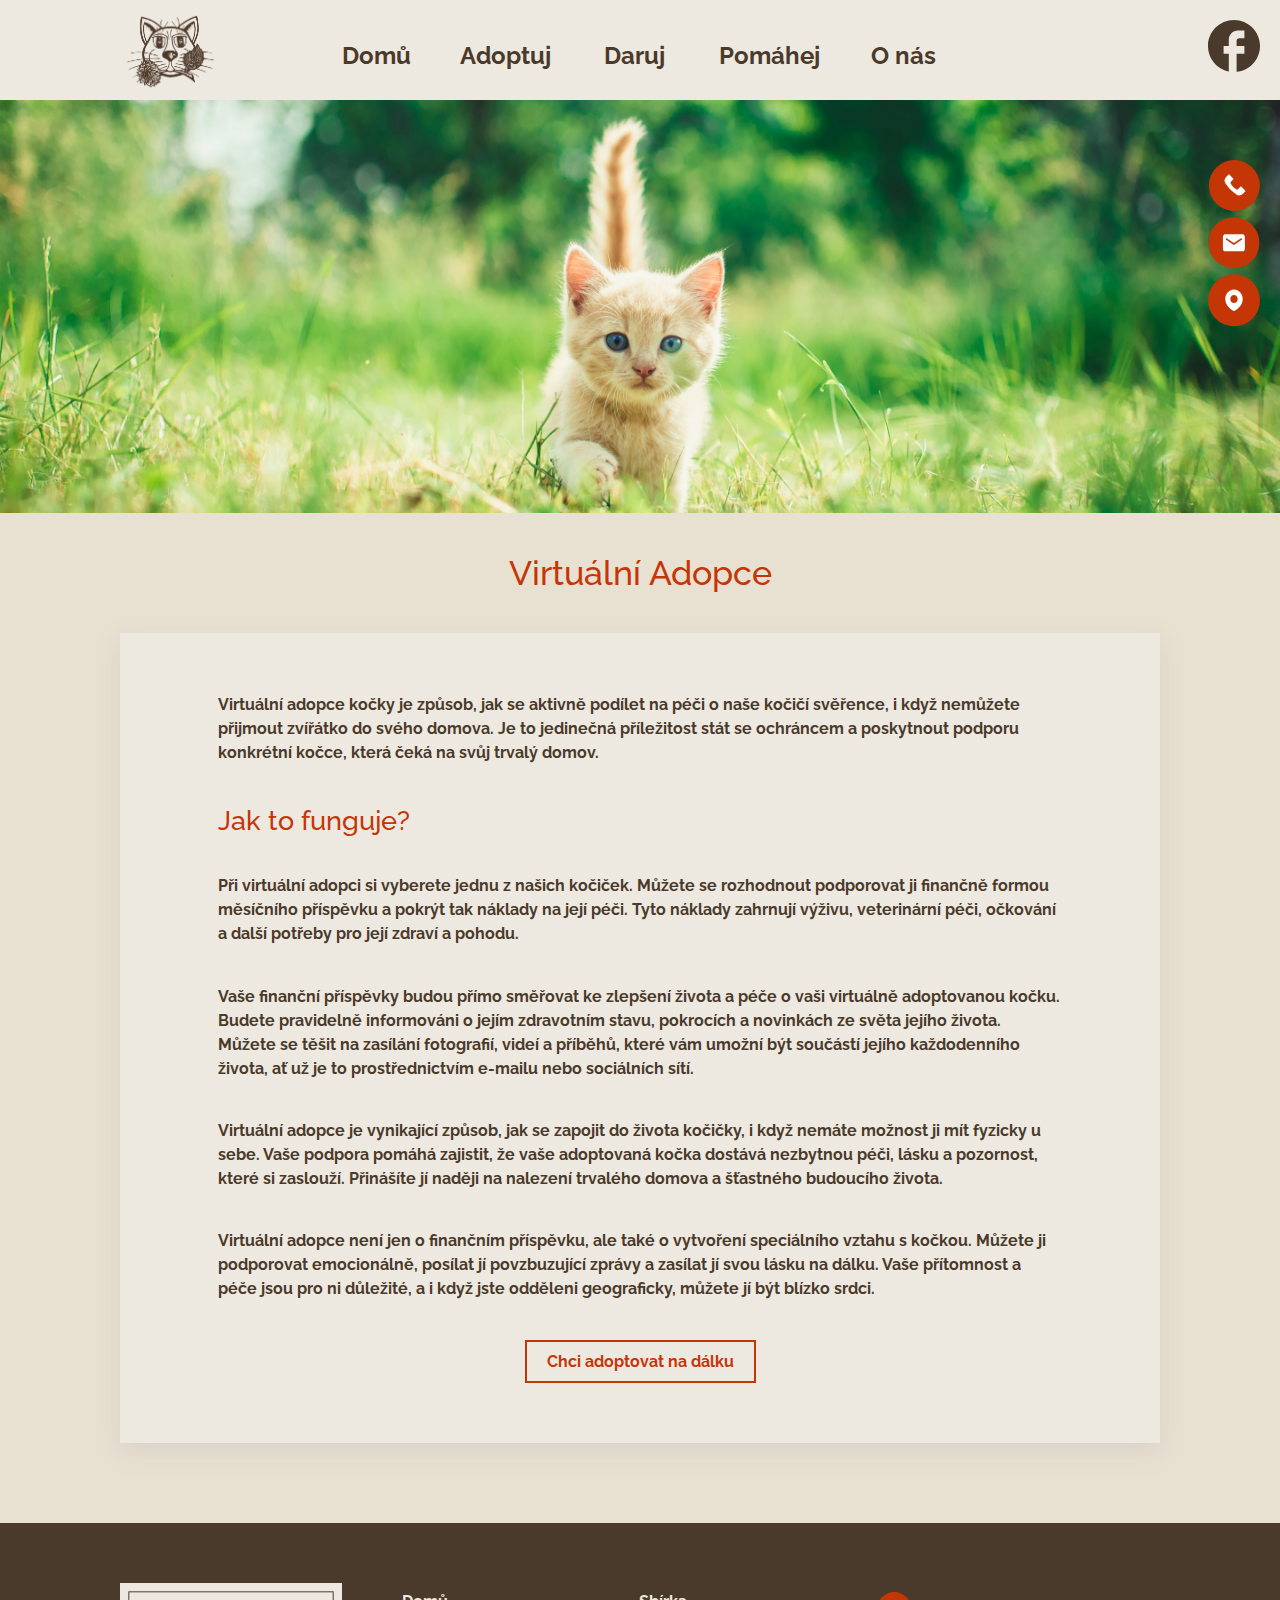
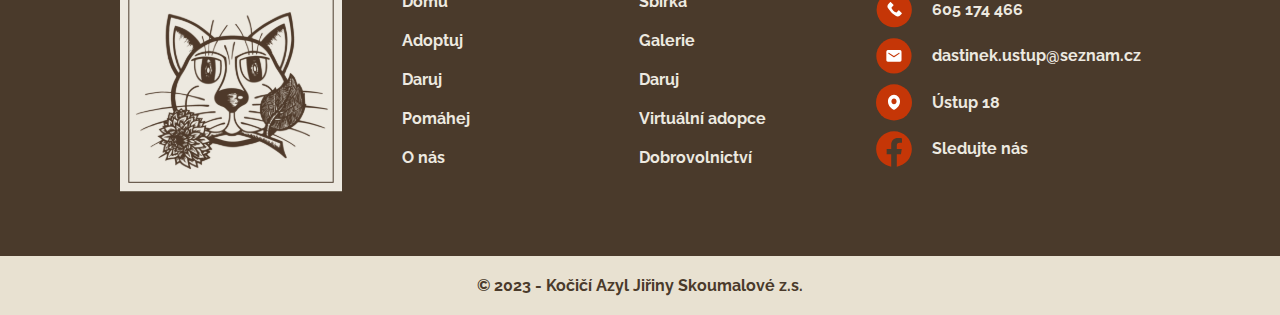
<file: daruj-virtualni-adopce.html>
<!DOCTYPE html>
<html lang="cs">
<head>
    <meta charset="UTF-8">
    <meta http-equiv="X-UA-Compatible" content="IE=edge">
    <meta name="viewport" content="width=device-width, initial-scale=1.0">

    <link rel="preconnect" href="https://fonts.googleapis.com">
    <link rel="preconnect" href="https://fonts.gstatic.com" crossorigin>
    <link href="https://fonts.googleapis.com/css2?family=Inter&family=Outfit:wght@500&family=Raleway:wght@400;500;700&display=swap" rel="stylesheet">

    <link rel="stylesheet" href="CSS/style.css">

    <title>Virtuální Adopce</title>
</head>



<body>

    <!--Header-->

    <div class="pages-background">

        <header class="header pages">
            <a href="index.html" class="pages__arrow-wrap"><img class="pages__arrow-icon" src="icons/arrow-back.svg" alt="Kočičí-azyl"></a>
            <a href="index.html" class="logo pages__logo"><img class="logo__img" src="icons/logo-azyl.png" alt="Kočičí-azyl"></a>

            <!--Menu-->

            <nav class="menu-large pages__menu">
                <a href="index.html" class="menu-large__item">Domů</a>
                <a href="adoption.html" class="menu-large__item">Adoptuj</a>
                <a href="daruj.html" class="menu-large__item">Daruj</a>
                <a href="pomahej.html" class="menu-large__item">Pomáhej</a>
                <a href="o-nas.html" class="menu-large__item">O nás</a>
            </nav>


                        <!--Ikonky kontaktů-->

            <div class="contact-bar pages__contact-bar">
                <a href="kontakt.html" class="contact-bar__icon"><img src="icons/icone-phone.svg" alt="icone-phone"></a>
                <a href="mailto:dastinek.ustup@seznam.cz" class="contact-bar__icon"><img src="icons/icone-email.svg" alt="icone-email"></a>
                <a href="kontakt.html" class="contact-bar__icon"><img src="icons/icone-position.svg" alt="icone-position"></a>
                <a href="https://www.facebook.com/profile.php?id=100075934867677" class="contact-bar__icon pages__fb"><img src="icons/Icone-fb.svg" alt="icone-fb"></a>
            </div>

        </header>

    </div>

    <!--Header-image-->

    <figcaption class="pages__img-wrapp"><img class="pages__img" src="images/virtualni-adopce-header.jpg" alt="kocky-adopce"></figcaption>

    <main class="wrapper">


        <!--Hlavní nadpis stránky-->

        <div class="wrapper__cats">
            <h2 class="cats__title">Virtuální Adopce</h2>
        </div>

        <!--Virtuální Adopce odstavce textu-->

        <section class="text">
            <p class="text__paragraph">Virtuální adopce kočky je způsob, jak se aktivně podílet na péči o naše kočičí svěřence, i když nemůžete přijmout zvířátko do svého domova. Je to jedinečná příležitost stát se ochráncem a poskytnout podporu konkrétní kočce, která čeká na svůj trvalý domov.</p>
            <h3 class="text__title">Jak to funguje?</h3>
            <p class="text__paragraph">Při virtuální adopci si vyberete jednu z našich kočiček. Můžete se rozhodnout podporovat ji finančně formou měsíčního příspěvku a pokrýt tak náklady na její péči. Tyto náklady zahrnují výživu, veterinární péči, očkování a další potřeby pro její zdraví a pohodu.</p>
            <p class="text__paragraph">Vaše finanční příspěvky budou přímo směřovat ke zlepšení života a péče o vaši virtuálně adoptovanou kočku. Budete pravidelně informováni o jejím zdravotním stavu, pokrocích a novinkách ze světa jejího života. Můžete se těšit na zasílání fotografií, videí a příběhů, které vám umožní být součástí jejího každodenního života, ať už je to prostřednictvím e-mailu nebo sociálních sítí.</p>
            <p class="text__paragraph">Virtuální adopce je vynikající způsob, jak se zapojit do života kočičky, i když nemáte možnost ji mít fyzicky u sebe. Vaše podpora pomáhá zajistit, že vaše adoptovaná kočka dostává nezbytnou péči, lásku a pozornost, které si zaslouží. Přinášíte jí naději na nalezení trvalého domova a šťastného budoucího života.</p>
            <p class="text__paragraph">Virtuální adopce není jen o finančním příspěvku, ale také o vytvoření speciálního vztahu s kočkou. Můžete ji podporovat emocionálně, posílat jí povzbuzující zprávy a zasílat jí svou lásku na dálku. Vaše přítomnost a péče jsou pro ni důležité, a i když jste odděleni geograficky, můžete jí být blízko srdci.</p>
            <div class="wrapp-butt"><a class="button button--primary" href="#">Chci adoptovat na dálku</a></div>
        </section>






    </main>

    <!--Footer-->

    <footer class="footer-background">
        <section class="footer wrapper">
            <figure class="footer__logo-wrapp"><img class="footer__logo-img" src="icons/logo-azyl-footer.svg" alt="logo-azyl"></figure>
            
            <div class="menu-footer">
                <a href="index.html" class="menu-footer__item">Domů</a>
                <a href="adoption.html" class="menu-footer__item">Adoptuj</a>
                <a href="daruj.html" class="menu-footer__item">Daruj</a>
                <a href="pomahej.html" class="menu-footer__item">Pomáhej</a>
                <a href="o-nas.html" class="menu-footer__item">O nás</a>
            </div>

            <div class="list-links">
                <a href="#" class="list-links__link">Sbírka</a>
                <a href="#" class="list-links__link">Galerie</a>
                <a href="daruj.html" class="list-links__link">Daruj</a>
                <a href="daruj-virtualni-adopce.html" class="list-links__link">Virtuální adopce</a>
                <a href="pomahej.html" class="list-links__link">Dobrovolnictví</a>
            </div>

            <div class="contacts">
                <a class="contacts__link contacts__link--icon" href="kontakt.html"><img class="contacts__icon" src="icons/icone-phone.svg" alt="mobil"></a>
                <a class="contacts__link" href="kontakt.html">605 174 466</a>
                <a class="contacts__link contacts__link--icon" href="kontakt.html"><img class="contacts__icon" src="icons/icone-email.svg" alt="e-mail"></a>
                <a class="contacts__link" href="kontakt.html">dastinek.ustup@seznam.cz</a>
                <a class="contacts__link contacts__link--icon" href="kontakt.html"><img class="contacts__icon" src="icons/icone-position.svg" alt="adresa"></a>
                <a class="contacts__link" href="kontakt.html">Ústup 18</a>
                <a class="contacts__link contacts__link--icon" href="https://www.facebook.com/profile.php?id=100075934867677"><img class="contacts__icon" src="icons/Icon-FB-footer.svg" alt="fb-ikona"></a>
                <a class="contacts__link" href="https://www.facebook.com/profile.php?id=100075934867677">Sledujte nás</a>
            </div>
        </section>
    </footer>

    <section class="copy">
        <p class="copy__text">© 2023 - Kočičí Azyl Jiřiny Skoumalové z.s.</p>
    </section>

</body>
</html>
</file>
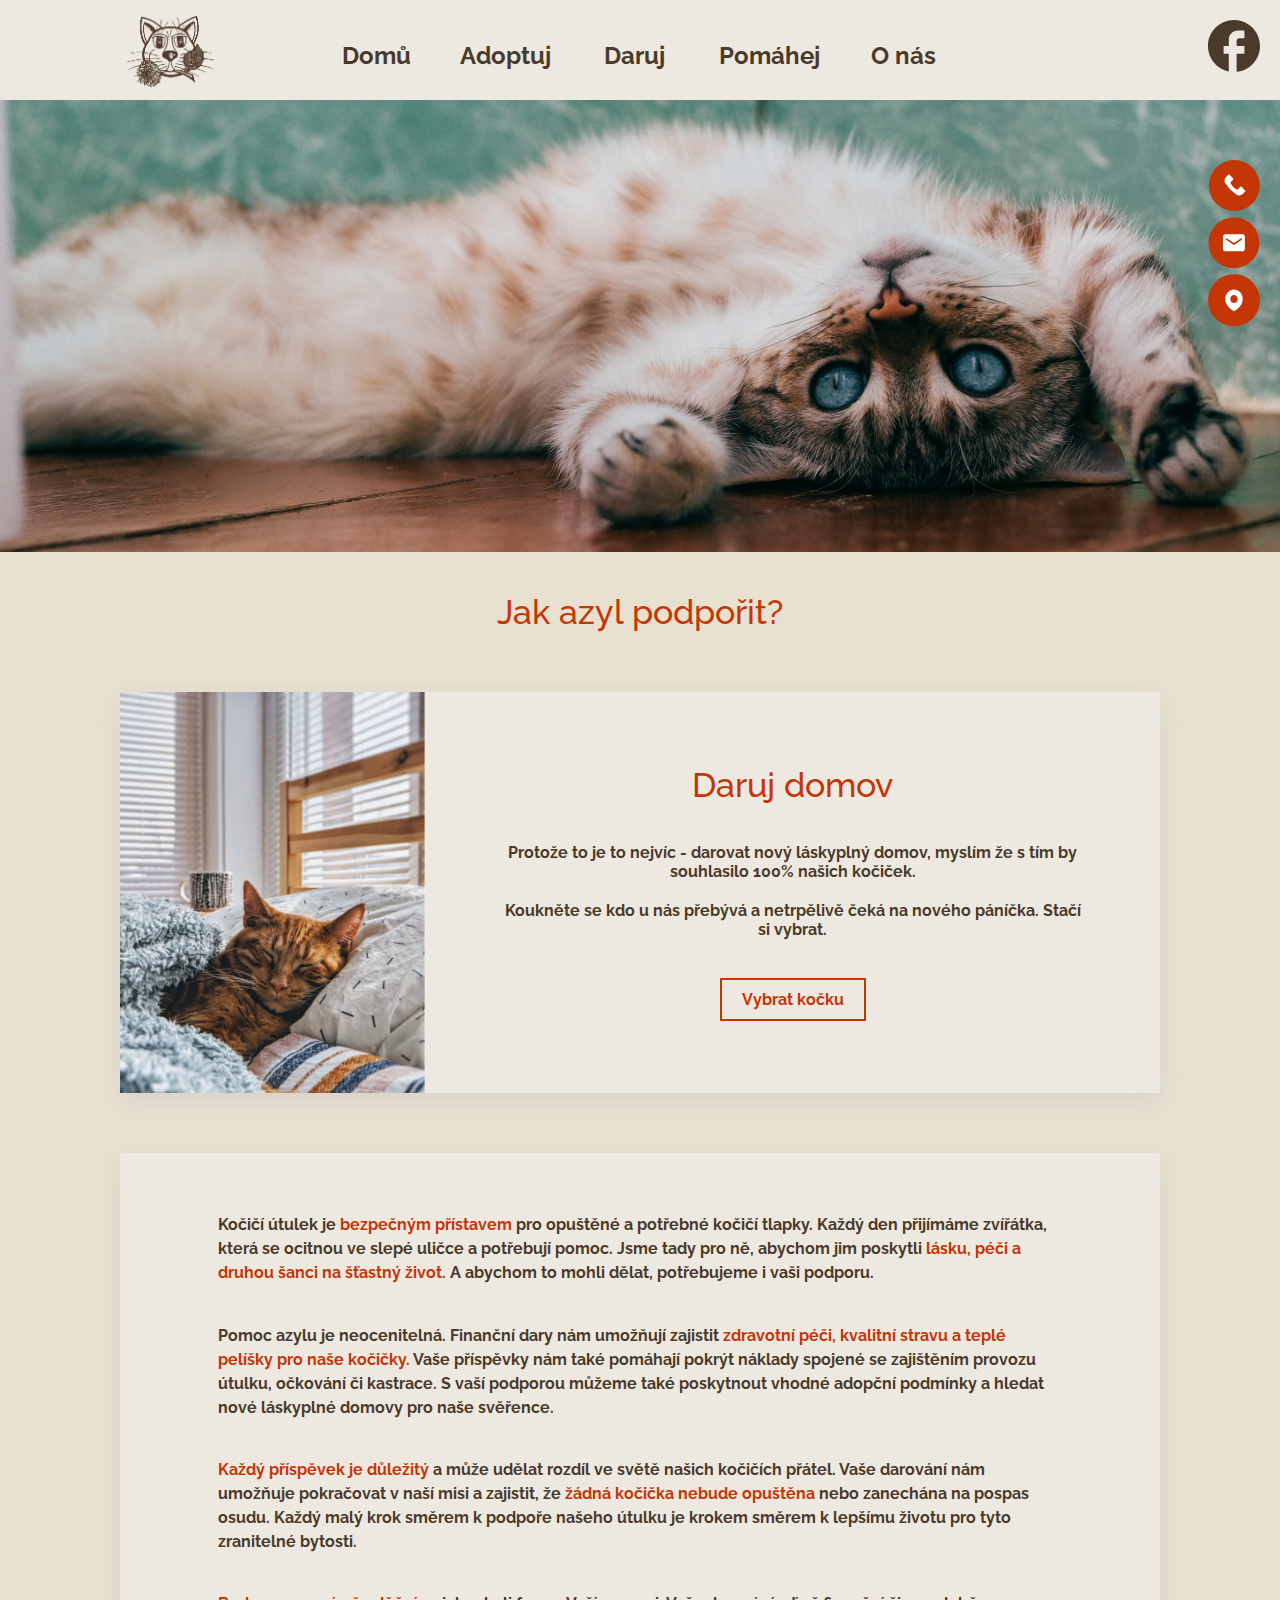
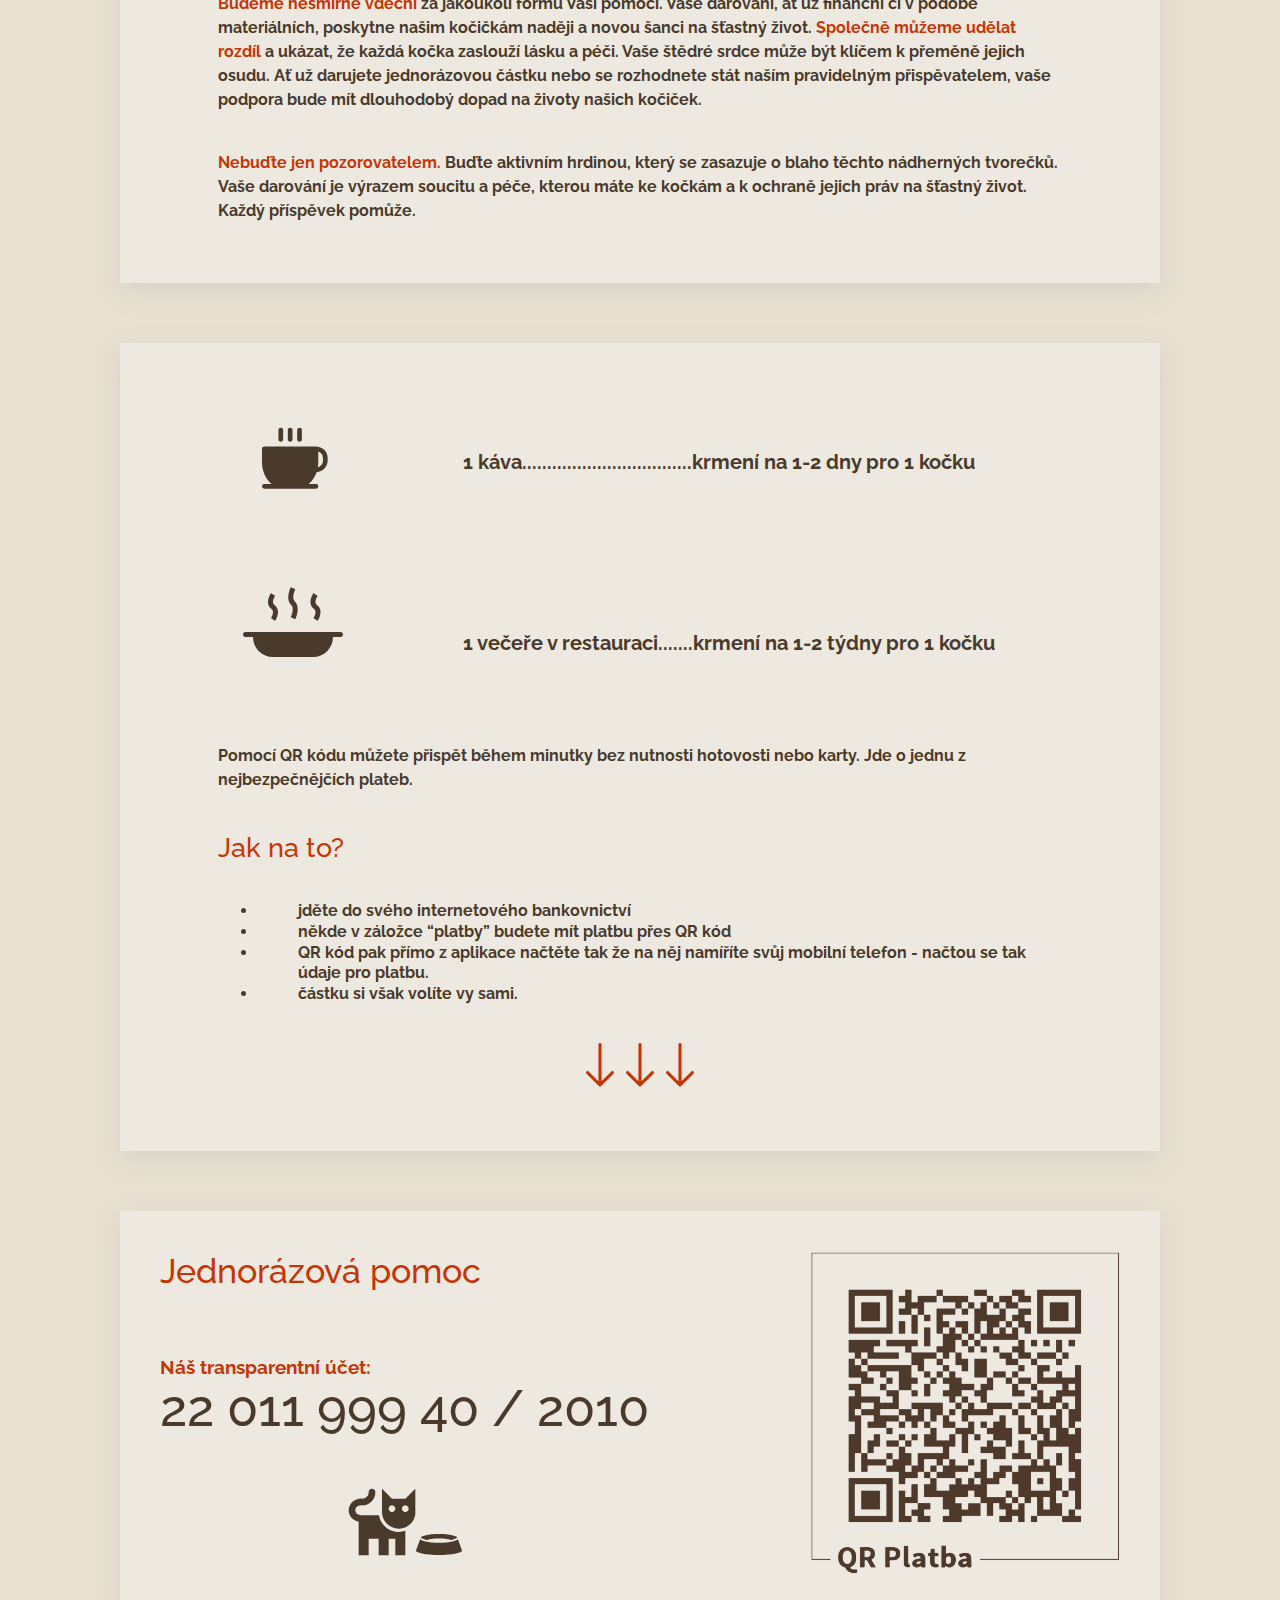
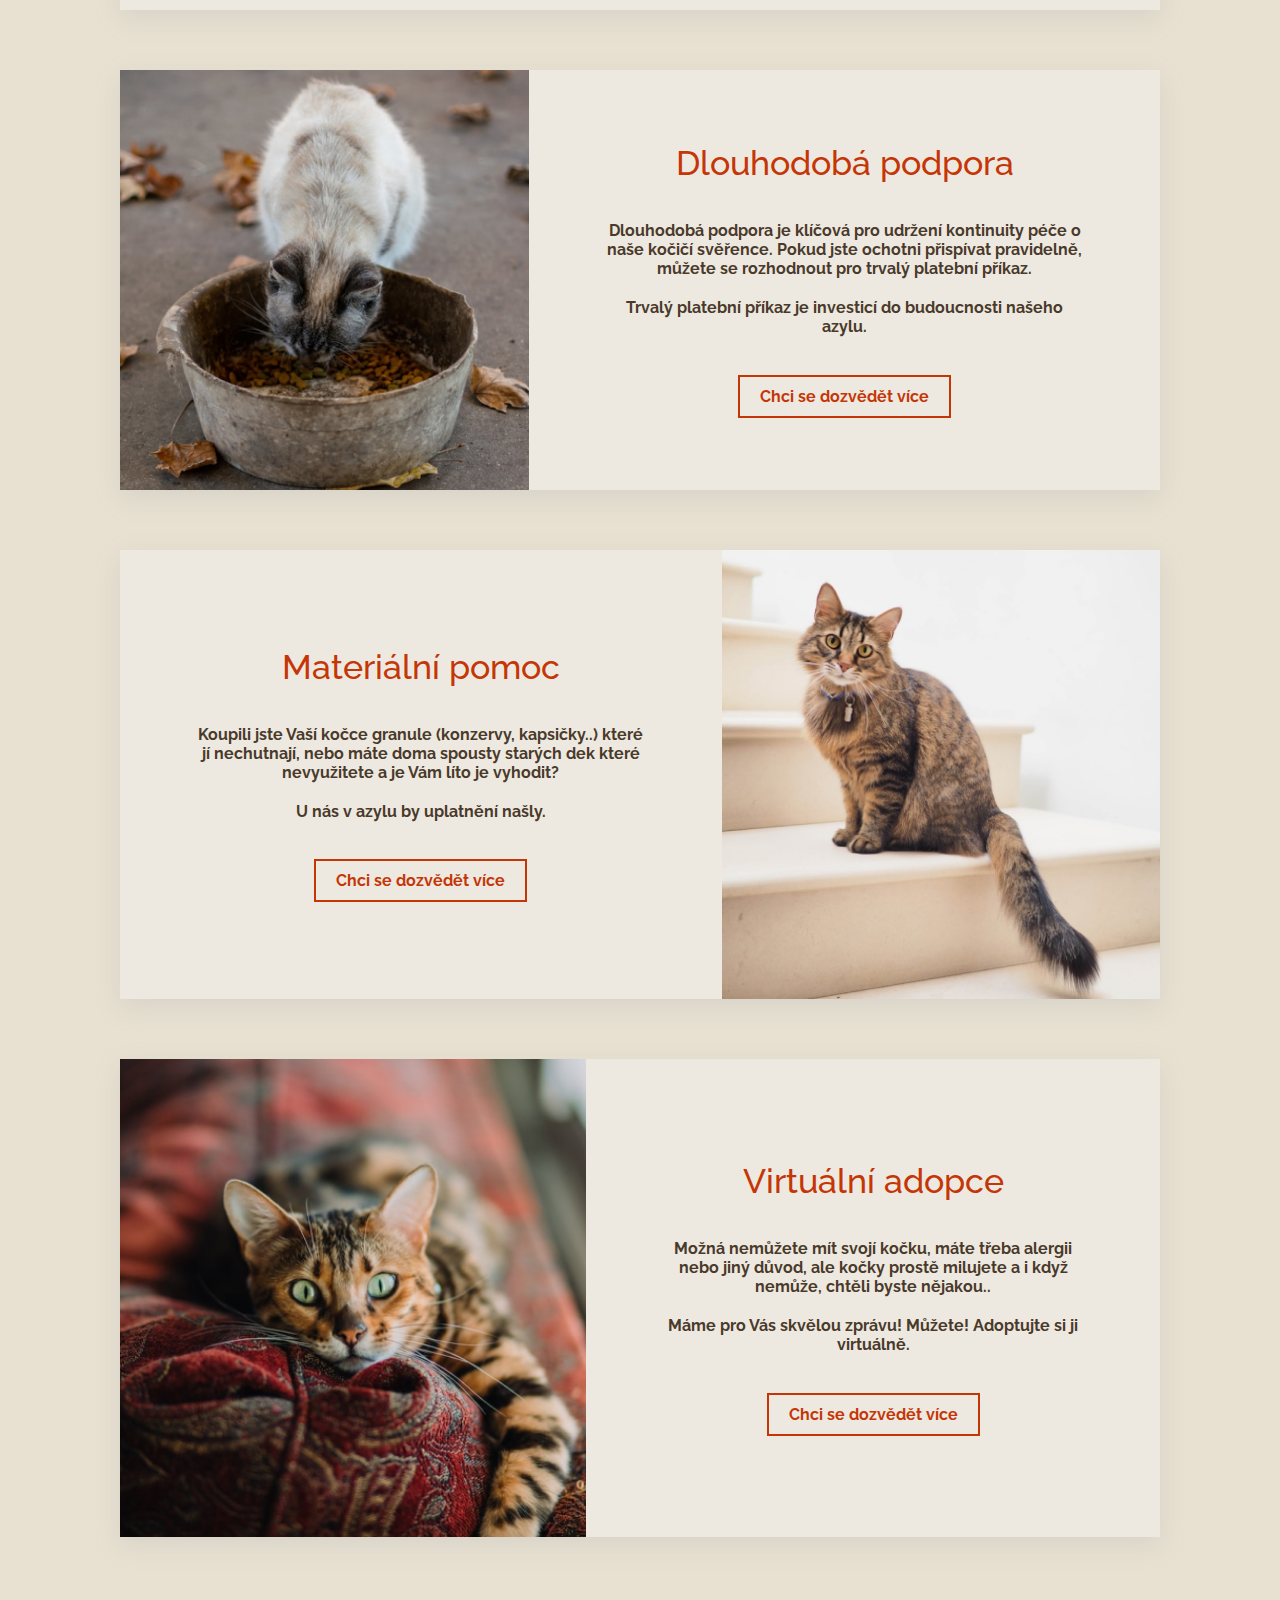
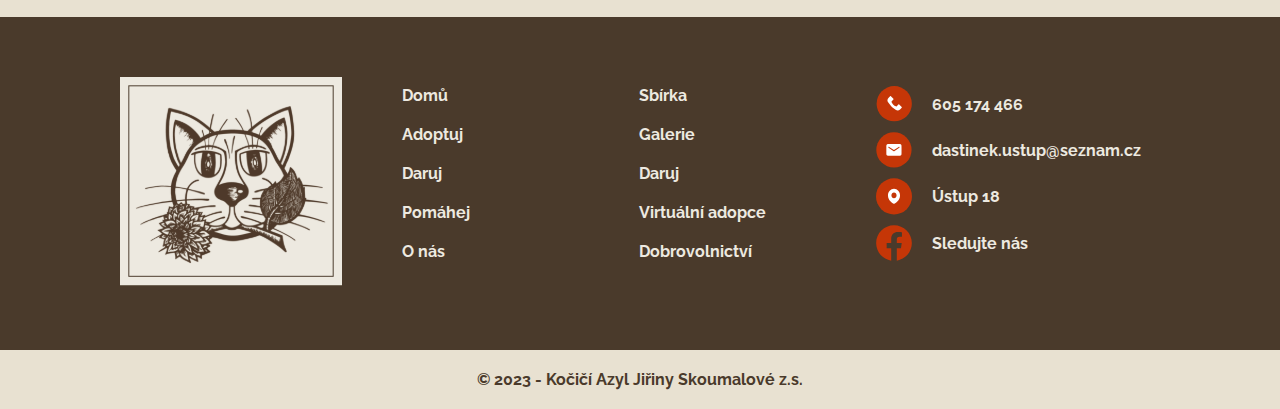
<file: daruj.html>
<!DOCTYPE html>
<html lang="cs">
<head>
    <meta charset="UTF-8">
    <meta http-equiv="X-UA-Compatible" content="IE=edge">
    <meta name="viewport" content="width=device-width, initial-scale=1.0">

    <link rel="preconnect" href="https://fonts.googleapis.com">
    <link rel="preconnect" href="https://fonts.gstatic.com" crossorigin>
    <link href="https://fonts.googleapis.com/css2?family=Inter&family=Outfit:wght@500&family=Raleway:wght@400;500;700&display=swap" rel="stylesheet">

    <link rel="stylesheet" href="CSS/style.css">

    <title>Daruj</title>
</head>



<body>

    <!--Header-->

    <div class="pages-background">

        <header class="header pages">
            <a href="index.html" class="pages__arrow-wrap"><img class="pages__arrow-icon" src="icons/arrow-back.svg" alt="Kočičí-azyl"></a>
            <a href="index.html" class="logo pages__logo"><img class="logo__img" src="icons/logo-azyl.png" alt="Kočičí-azyl"></a>

                <!--Menu-->

            <nav class="menu-large pages__menu">
                <a href="index.html" class="menu-large__item">Domů</a>
                <a href="adoption.html" class="menu-large__item">Adoptuj</a>
                <a href="daruj.html" class="menu-large__item">Daruj</a>
                <a href="pomahej.html" class="menu-large__item">Pomáhej</a>
                <a href="o-nas.html" class="menu-large__item">O nás</a>
            </nav>


                        <!--Ikonky kontaktů-->

            <div class="contact-bar pages__contact-bar">
                <a href="kontakt.html" class="contact-bar__icon"><img src="icons/icone-phone.svg" alt="icone-phone"></a>
                <a href="mailto:dastinek.ustup@seznam.cz" class="contact-bar__icon"><img src="icons/icone-email.svg" alt="icone-email"></a>
                <a href="kontakt.html" class="contact-bar__icon"><img src="icons/icone-position.svg" alt="icone-position"></a>
                <a href="https://www.facebook.com/profile.php?id=100075934867677" class="contact-bar__icon pages__fb"><img src="icons/Icone-fb.svg" alt="icone-fb"></a>
            </div>

        </header>

    </div>

    <!--Header-image-->

    <figcaption class="pages__img-wrapp"><img class="pages__img" src="images/daruj-header.jpg" alt="kocky-adopce"></figcaption>

    <main class="wrapper">


        <!--Hlavní nadpis stránky-->

        <div class="wrapper__cats">
            <h2 class="cats__title">Jak azyl podpořit?</h2>
        </div>

        <!--Sekce Daruj domov-->

        <section class="basic-section">
            <figure class="basic-section__wrapp basic-section__wrapp--flex-img"><img class="basic-section__img" src="images/foto-sekce-daruj.domov.jpg" alt="daruj-domov"></figure>
            <article class="basic-section__content basic-section__wrapp--flex-content">
                <h2 class="basic-section__title">Daruj domov</h2>
                <p class="basic-section__text">Protože to je to nejvíc - darovat nový láskyplný domov, myslím že s tím by souhlasilo 100% našich kočiček.</p>
                <p class="basic-section__text basic-section__text--mar-bot">Koukněte se kdo u nás přebývá a netrpělivě čeká na nového páníčka. Stačí si vybrat.</p>
                <div class="wrapp-butt"><a class="button button--primary" href="adoption.html">Vybrat kočku</a></div>
            </article>
        </section>


        <!--Sekce odstavce o podpoře azylu-->

        <section class="text">
            <p class="text__paragraph">Kočičí útulek je <span class="text__color-primary">bezpečným přístavem</span> pro opuštěné a potřebné kočičí tlapky. Každý den přijímáme zvířátka, která se ocitnou ve slepé uličce a potřebují pomoc. Jsme tady pro ně, abychom jim poskytli <span class="text__color-primary">lásku, péči a druhou šanci na šťastný život.</span> A abychom to mohli dělat, <span>potřebujeme i vaši podporu.</span></p>
            <p class="text__paragraph">Pomoc azylu je neocenitelná. <span>Finanční dary</span> nám umožňují zajistit <span class="text__color-primary">zdravotní péči, kvalitní stravu a teplé pelíšky pro naše kočičky.</span> Vaše příspěvky nám také pomáhají pokrýt náklady spojené se zajištěním provozu útulku, očkování či kastrace. S vaší podporou můžeme také poskytnout vhodné adopční podmínky a hledat nové láskyplné domovy pro naše svěřence.</p>
            <p class="text__paragraph"><span class="text__color-primary">Každý příspěvek je důležitý</span> a může udělat rozdíl ve světě našich kočičích přátel. Vaše darování nám umožňuje pokračovat v naší misi a zajistit, že <span class="text__color-primary">žádná kočička nebude opuštěna</span> nebo zanechána na pospas osudu. Každý malý krok směrem k podpoře našeho útulku je krokem směrem k lepšímu životu pro tyto zranitelné bytosti.</p>
            <p class="text__paragraph"><span class="text__color-primary">Budeme nesmírně vděční</span> za jakoukoli formu Vaší pomoci. Vaše darování, ať už finanční či v podobě materiálních, poskytne našim kočičkám naději a novou šanci na šťastný život. <span class="text__color-primary">Společně můžeme udělat rozdíl</span> a ukázat, že každá kočka zaslouží lásku a péči. Vaše štědré srdce může být klíčem k přeměně jejich osudu. Ať už darujete jednorázovou částku nebo se rozhodnete stát naším pravidelným přispěvatelem, vaše podpora bude mít dlouhodobý dopad na životy našich kočiček.</p>
            <p class="text__paragraph"><span class="text__color-primary">Nebuďte jen pozorovatelem. </span>Buďte aktivním hrdinou, který se zasazuje o blaho těchto nádherných tvorečků. Vaše darování je výrazem soucitu a péče, kterou máte ke kočkám a k ochraně jejich práv na šťastný život. Každý příspěvek pomůže. </p>
        </section>

        <section class="text">
            <div class="text__grid">
                <figcaption class="text__wrapp-img"><img src="icons/icon-coffee.svg" alt="kafe"></figcaption>
                <p class="text__paragraph text__paragraph--comparison">1 káva..................................krmení na 1-2 dny pro 1 kočku</p>
                <figcaption class="text__wrapp-img"><img src="icons/icon-diner.svg" alt="večeře"></figcaption>
                <p class="text__paragraph text__paragraph--comparison">1 večeře v restauraci.......krmení na 1-2 týdny pro 1 kočku</p>
            </div>
            <p class="text__paragraph">Pomocí QR kódu můžete přispět během minutky bez nutnosti hotovosti nebo karty. Jde o jednu z nejbezpečnějčích plateb.</p>
            <h3 class="text__title">Jak na to?</h3>
            <ul class="text__list">
                <li>jděte do svého internetového bankovnictví</li>
                <li>někde v záložce “platby” budete mít platbu přes QR kód </li>
                <li>QR kód pak přímo z aplikace načtěte tak že na něj namíříte svůj mobilní telefon - načtou se tak údaje pro platbu. </li>
                <li>částku si však volíte vy sami.</li>
            </ul>
            <div class="wrapp-butt"><img src="icons/icon-arrows.svg" alt="sipky"></div>
        </section>


        <!--Jednorázová pomoc-->

        <section class="qr-code">
            <div class="qr-code__content">
                <h2 class="qr-code__title">Jednorázová pomoc</h2>
                <div class="qr-code__account">
                    <p class="qr-code__account-text">Náš transparentní účet:</p>
                    <p class="qr-code__account-number">22 011 999 40 / 2010</p>
                </div>
                <div class="qr-code__butt-ic">
                    <!--<div class="wrapp-butt"><a class="button" href="daruj.html">Podpořit jinak</a></div>-->
                    <figure class="qr-code__icon"><img src="icons/cat-with-bowl.svg" alt="kočka s miskou"></figure>
                </div>
            </div>
            <div class="qr-code__wrapper" ><a class="qr-code__link" href="daruj.html"><img class="qr-code__code" src="icons/qr-azyl-ramecek.png" alt="qr-code"></a></div>
        </section>



        <!--Dlouhodobá podpora-->

        <section class="basic-section">
            <figure class="basic-section__wrapp"><img class="basic-section__img" src="images/foto-sekce-dlouhodoba-podpora.jpg" alt="kocka-utulek"></figure>
            <article class="basic-section__content">
                <h2 class="basic-section__title">Dlouhodobá podpora</h2>
                <p class="basic-section__text">Dlouhodobá podpora je klíčová pro udržení kontinuity péče o naše kočičí svěřence. Pokud jste ochotni přispívat pravidelně, můžete se rozhodnout pro trvalý platební příkaz.</p>
                <p class="basic-section__text basic-section__text--mar-bot">Trvalý platební příkaz je investicí do budoucnosti našeho azylu.</p>
                <div class="wrapp-butt"><a class="button button--primary" href="daruj-dlouhodoba-podpora.html">Chci se dozvědět více</a></div>
            </article>
        </section>



        <!--Materiální pomoc-->

        <section class="basic-section">
            <article class="basic-section__content">
                <h2 class="basic-section__title">Materiální pomoc</h2>
                <p class="basic-section__text">Koupili jste Vaší kočce granule (konzervy, kapsičky..) které jí nechutnají, nebo máte doma spousty starých dek které nevyužitete a je Vám líto je vyhodit? </p>
                <p class="basic-section__text basic-section__text--mar-bot">U nás v azylu by uplatnění našly.</p>
                <div class="wrapp-butt"><a class="button button--primary" href="daruj-materialni-pomoc.html">Chci se dozvědět více</a></div>
            </article>
            <figure class="basic-section__wrapp"><img class="basic-section__img" src="images/foto-sekce-materialni-pomoc.jpg" alt="kocka-utulek"></figure>
        </section>


        <!--Virtuální adopce-->

        <section class="basic-section">
            <figure class="basic-section__wrapp"><img class="basic-section__img" src="images/foto-sekce-virtualni-adopce.jpg" alt="virtualni-adopce"></figure>
            <article class="basic-section__content">
                <h2 class="basic-section__title">Virtuální adopce</h2>
                <p class="basic-section__text">Možná nemůžete mít svojí kočku, máte třeba alergii nebo jiný důvod, ale kočky prostě milujete a i když nemůže, chtěli byste nějakou..</p>
                <p class="basic-section__text basic-section__text--mar-bot">Máme pro Vás skvělou zprávu! Můžete! Adoptujte si ji virtuálně.</p>
                <div class="wrapp-butt"><a class="button button--primary" href="daruj-virtualni-adopce.html">Chci se dozvědět více</a></div>
            </article>
        </section>




    
    </main>

   <!--Footer-->

   <footer class="footer-background">
    <section class="footer wrapper">
        <figure class="footer__logo-wrapp"><img class="footer__logo-img" src="icons/logo-azyl-footer.svg" alt="logo-azyl"></figure>
        
        <div class="menu-footer">
            <a href="index.html" class="menu-footer__item">Domů</a>
            <a href="adoption.html" class="menu-footer__item">Adoptuj</a>
            <a href="daruj.html" class="menu-footer__item">Daruj</a>
            <a href="pomahej.html" class="menu-footer__item">Pomáhej</a>
            <a href="o-nas.html" class="menu-footer__item">O nás</a>
        </div>

        <div class="list-links">
            <a href="#" class="list-links__link">Sbírka</a>
            <a href="#" class="list-links__link">Galerie</a>
            <a href="daruj.html" class="list-links__link">Daruj</a>
            <a href="daruj-virtualni-adopce.html" class="list-links__link">Virtuální adopce</a>
            <a href="pomahej.html" class="list-links__link">Dobrovolnictví</a>
        </div>

        <div class="contacts">
            <a class="contacts__link contacts__link--icon" href="kontakt.html"><img class="contacts__icon" src="icons/icone-phone.svg" alt="mobil"></a>
            <a class="contacts__link" href="kontakt.html">605 174 466</a>
            <a class="contacts__link contacts__link--icon" href="kontakt.html"><img class="contacts__icon" src="icons/icone-email.svg" alt="e-mail"></a>
            <a class="contacts__link" href="kontakt.html">dastinek.ustup@seznam.cz</a>
            <a class="contacts__link contacts__link--icon" href="kontakt.html"><img class="contacts__icon" src="icons/icone-position.svg" alt="adresa"></a>
            <a class="contacts__link" href="kontakt.html">Ústup 18</a>
            <a class="contacts__link contacts__link--icon" href="https://www.facebook.com/profile.php?id=100075934867677"><img class="contacts__icon" src="icons/Icon-FB-footer.svg" alt="fb-ikona"></a>
            <a class="contacts__link" href="https://www.facebook.com/profile.php?id=100075934867677">Sledujte nás</a>
        </div>
    </section>
</footer>

<section class="copy">
    <p class="copy__text">© 2023 - Kočičí Azyl Jiřiny Skoumalové z.s.</p>
</section>

</body>
</html>
</file>
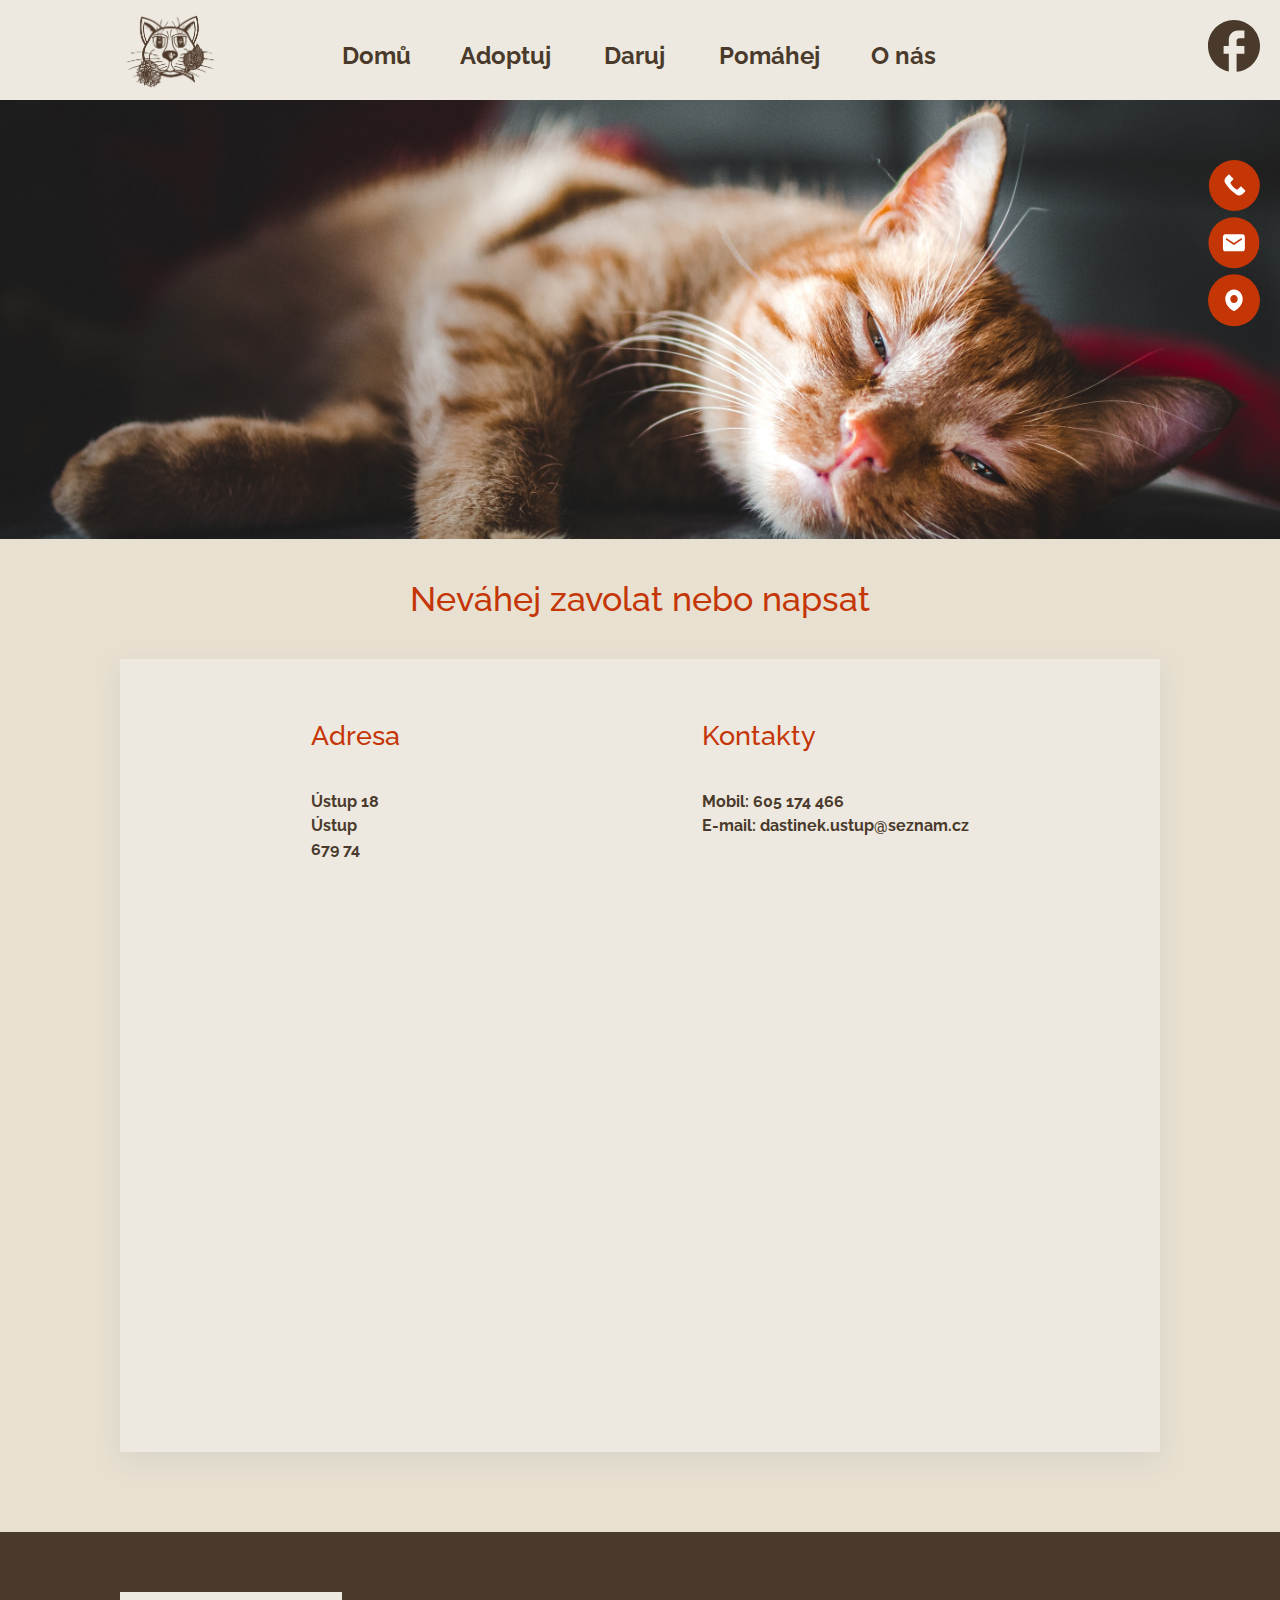
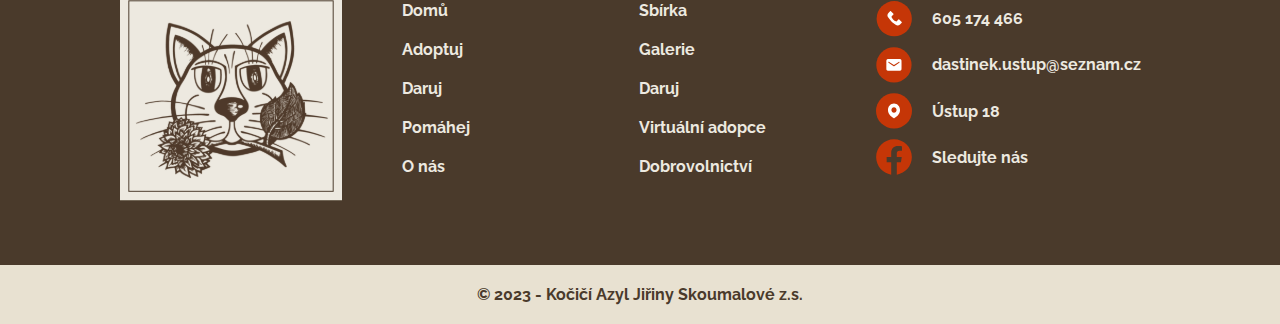
<file: kontakt.html>
<!DOCTYPE html>
<html lang="cs">
<head>
    <meta charset="UTF-8">
    <meta http-equiv="X-UA-Compatible" content="IE=edge">
    <meta name="viewport" content="width=device-width, initial-scale=1.0">

    <link rel="preconnect" href="https://fonts.googleapis.com">
    <link rel="preconnect" href="https://fonts.gstatic.com" crossorigin>
    <link href="https://fonts.googleapis.com/css2?family=Inter&family=Outfit:wght@500&family=Raleway:wght@400;500;700&display=swap" rel="stylesheet">

    <link rel="stylesheet" href="CSS/style.css">

    <title>Kontakt</title>
</head>



<body>

    <!--Header-->

    <div class="pages-background">

        <header class="header pages">
            <a href="index.html" class="pages__arrow-wrap"><img class="pages__arrow-icon" src="icons/arrow-back.svg" alt="Kočičí-azyl"></a>
            <a href="index.html" class="logo pages__logo"><img class="logo__img" src="icons/logo-azyl.png" alt="Kočičí-azyl"></a>

                <!--Menu-->

            <nav class="menu-large pages__menu">
                <a href="index.html" class="menu-large__item">Domů</a>
                <a href="adoption.html" class="menu-large__item">Adoptuj</a>
                <a href="daruj.html" class="menu-large__item">Daruj</a>
                <a href="pomahej.html" class="menu-large__item">Pomáhej</a>
                <a href="o-nas.html" class="menu-large__item">O nás</a>
            </nav>


                        <!--Ikonky kontaktů-->

            <div class="contact-bar pages__contact-bar">
                <a href="kontakt.html" class="contact-bar__icon"><img src="icons/icone-phone.svg" alt="icone-phone"></a>
                <a href="mailto:dastinek.ustup@seznam.cz" class="contact-bar__icon"><img src="icons/icone-email.svg" alt="icone-email"></a>
                <a href="kontakt.html" class="contact-bar__icon"><img src="icons/icone-position.svg" alt="icone-position"></a>
                <a href="https://www.facebook.com/profile.php?id=100075934867677" class="contact-bar__icon pages__fb"><img src="icons/Icone-fb.svg" alt="icone-fb"></a>
            </div>

        </header>

    </div>

    <!--Header-image-->

    <figcaption class="pages__img-wrapp"><img class="pages__img" src="images/kontakt-header.jpg" alt="kocky-adopce"></figcaption>

    <main class="wrapper">


        <!--Hlavní nadpis stránky-->

        <div class="wrapper__cats">
            <h2 class="cats__title">Neváhej zavolat nebo napsat</h2>
        </div>



        <section class="text">
            <div class="contact-flex">
                <div class="contact-flex__item">
                    <h3 class="text__title">Adresa</h3>
                    <p class="text__paragraph">Ústup 18<br>Ústup<br>679 74</p>
                </div>
                <div class="contact-flex__item">
                    <h3 class="text__title">Kontakty</h3>
                    <p class="text__paragraph">Mobil: 605 174 466<br>E-mail: dastinek.ustup@seznam.cz</p>
                </div>
            </div>
            <div class="map">
                <iframe src="https://www.google.com/maps/embed?pb=!1m18!1m12!1m3!1d2587.780875201587!2d16.4605109156995!3d49.56415757936295!2m3!1f0!2f0!3f0!3m2!1i1024!2i768!4f13.1!3m3!1m2!1s0x47127f3d1b9be007%3A0x79469cdaa7097144!2zw5pzdHVwIDE4LCA2NzkgNzQgw5pzdHVw!5e0!3m2!1scs!2scz!4v1684435941395!5m2!1scs!2scz" width="600" height="450" style="border:0;" allowfullscreen="" loading="lazy" referrerpolicy="no-referrer-when-downgrade"></iframe>
            </div>
        </section>






    </main>

    <!--Footer-->

    <footer class="footer-background">
        <section class="footer wrapper">
            <figure class="footer__logo-wrapp"><img class="footer__logo-img" src="icons/logo-azyl-footer.svg" alt="logo-azyl"></figure>
            
            <div class="menu-footer">
                <a href="index.html" class="menu-footer__item">Domů</a>
                <a href="adoption.html" class="menu-footer__item">Adoptuj</a>
                <a href="daruj.html" class="menu-footer__item">Daruj</a>
                <a href="pomahej.html" class="menu-footer__item">Pomáhej</a>
                <a href="o-nas.html" class="menu-footer__item">O nás</a>
            </div>

            <div class="list-links">
                <a href="#" class="list-links__link">Sbírka</a>
                <a href="#" class="list-links__link">Galerie</a>
                <a href="daruj.html" class="list-links__link">Daruj</a>
                <a href="daruj-virtualni-adopce.html" class="list-links__link">Virtuální adopce</a>
                <a href="pomahej.html" class="list-links__link">Dobrovolnictví</a>
            </div>

            <div class="contacts">
                <a class="contacts__link contacts__link--icon" href="kontakt.html"><img class="contacts__icon" src="icons/icone-phone.svg" alt="mobil"></a>
                <a class="contacts__link" href="kontakt.html">605 174 466</a>
                <a class="contacts__link contacts__link--icon" href="kontakt.html"><img class="contacts__icon" src="icons/icone-email.svg" alt="e-mail"></a>
                <a class="contacts__link" href="kontakt.html">dastinek.ustup@seznam.cz</a>
                <a class="contacts__link contacts__link--icon" href="kontakt.html"><img class="contacts__icon" src="icons/icone-position.svg" alt="adresa"></a>
                <a class="contacts__link" href="kontakt.html">Ústup 18</a>
                <a class="contacts__link contacts__link--icon" href="https://www.facebook.com/profile.php?id=100075934867677"><img class="contacts__icon" src="icons/Icon-FB-footer.svg" alt="fb-ikona"></a>
                <a class="contacts__link" href="https://www.facebook.com/profile.php?id=100075934867677">Sledujte nás</a>
            </div>
        </section>
    </footer>

    <section class="copy">
        <p class="copy__text">© 2023 - Kočičí Azyl Jiřiny Skoumalové z.s.</p>
    </section>

</body>
</html>
</file>
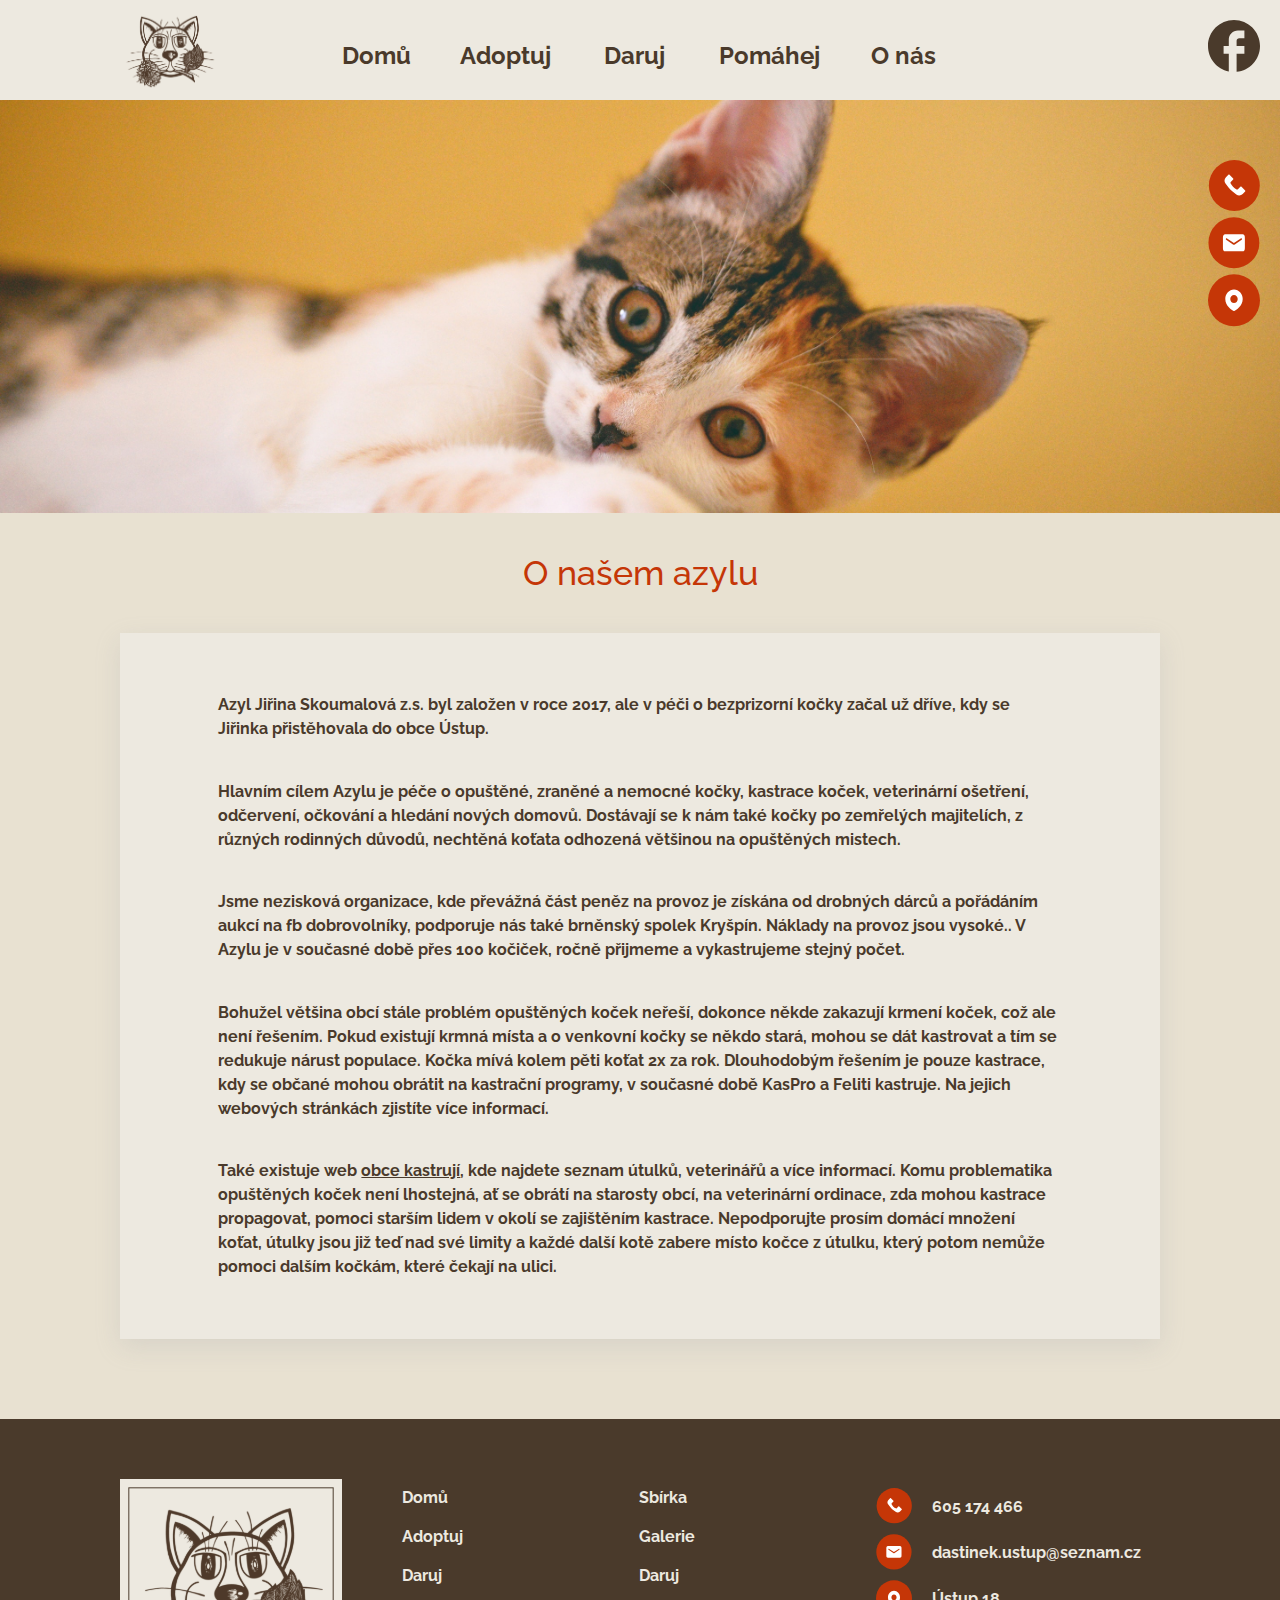
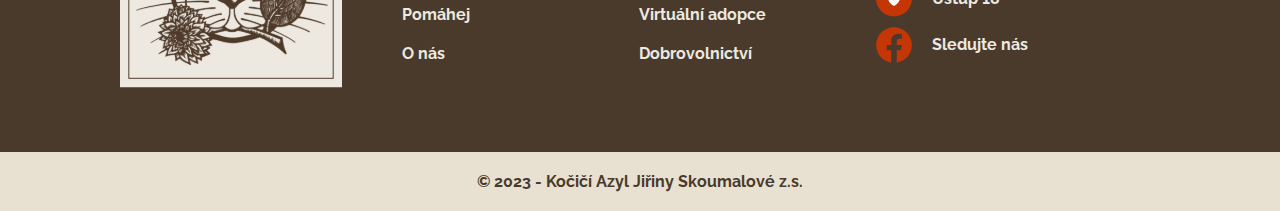
<file: o-nas.html>
<!DOCTYPE html>
<html lang="cs">
<head>
    <meta charset="UTF-8">
    <meta http-equiv="X-UA-Compatible" content="IE=edge">
    <meta name="viewport" content="width=device-width, initial-scale=1.0">

    <link rel="preconnect" href="https://fonts.googleapis.com">
    <link rel="preconnect" href="https://fonts.gstatic.com" crossorigin>
    <link href="https://fonts.googleapis.com/css2?family=Inter&family=Outfit:wght@500&family=Raleway:wght@400;500;700&display=swap" rel="stylesheet">

    <link rel="stylesheet" href="CSS/style.css">

    <title>O nás</title>
</head>



<body>

    <!--Header-->

    <div class="pages-background">

        <header class="header pages">
            <a href="index.html" class="pages__arrow-wrap"><img class="pages__arrow-icon" src="icons/arrow-back.svg" alt="Kočičí-azyl"></a>
            <a href="index.html" class="logo pages__logo"><img class="logo__img" src="icons/logo-azyl.png" alt="Kočičí-azyl"></a>

            <!--Menu-->

            <nav class="menu-large pages__menu">
                <a href="index.html" class="menu-large__item">Domů</a>
                <a href="adoption.html" class="menu-large__item">Adoptuj</a>
                <a href="daruj.html" class="menu-large__item">Daruj</a>
                <a href="pomahej.html" class="menu-large__item">Pomáhej</a>
                <a href="o-nas.html" class="menu-large__item">O nás</a>
            </nav>


                        <!--Ikonky kontaktů-->

            <div class="contact-bar pages__contact-bar">
                <a href="kontakt.html" class="contact-bar__icon"><img src="icons/icone-phone.svg" alt="icone-phone"></a>
                <a href="mailto:dastinek.ustup@seznam.cz" class="contact-bar__icon"><img src="icons/icone-email.svg" alt="icone-email"></a>
                <a href="kontakt.html" class="contact-bar__icon"><img src="icons/icone-position.svg" alt="icone-position"></a>
                <a href="https://www.facebook.com/profile.php?id=100075934867677" class="contact-bar__icon pages__fb"><img src="icons/Icone-fb.svg" alt="icone-fb"></a>
            </div>

        </header>

    </div>

    <!--Header-image-->

    <figcaption class="pages__img-wrapp"><img class="pages__img" src="images/o-nas-header.jpg" alt="kocky-adopce"></figcaption>

    <main class="wrapper">


        <!--Hlavní nadpis stránky-->

        <div class="wrapper__cats">
            <h2 class="cats__title">O našem azylu</h2>
        </div>


    

        

        <!--O nás odstavce textu-->

        <section class="text">
            <p class="text__paragraph">Azyl Jiřina Skoumalová z.s. byl založen v roce 2017, ale v péči o bezprizorní kočky začal už dříve, kdy se Jiřinka přistěhovala do obce Ústup.</p>
            <p class="text__paragraph">Hlavním cílem Azylu je péče o opuštěné, zraněné a nemocné kočky, kastrace koček, veterinární ošetření, odčervení, očkování a hledání nových domovů. Dostávají se k nám také kočky po zemřelých majitelích, z různých rodinných důvodů, nechtěná koťata odhozená většinou na opuštěných mistech.</p>
            <p class="text__paragraph">Jsme nezisková organizace, kde převážná část peněz na provoz je získána od drobných dárců a pořádáním aukcí na fb dobrovolníky, podporuje nás také brněnský spolek Kryšpín. Náklady na provoz jsou vysoké.. V Azylu je v současné době přes 100 kočiček, ročně přijmeme a vykastrujeme stejný počet.</p>
            <p class="text__paragraph">Bohužel většina obcí stále problém opuštěných koček neřeší, dokonce někde zakazují krmení koček, což ale není řešením. Pokud existují krmná místa a o venkovní kočky se někdo stará, mohou se dát kastrovat a tím se redukuje nárust populace. Kočka mívá kolem pěti koťat 2x za rok. Dlouhodobým řešením je pouze kastrace, kdy se občané mohou obrátit na kastrační programy, v současné době KasPro a Feliti kastruje. Na jejich webových stránkách zjistíte více informací.</p>
            <p class="text__paragraph">Také existuje web <a class="text__link" href="https://www.obcekastruji.cz/">obce kastrují</a>, kde najdete seznam útulků, veterinářů a více informací. Komu problematika opuštěných koček není lhostejná, ať se obrátí na starosty obcí, na veterinární ordinace, zda mohou kastrace propagovat, pomoci starším lidem v okolí se zajištěním kastrace. Nepodporujte prosím domácí množení koťat, útulky jsou již teď nad své limity a každé další kotě zabere místo kočce z útulku, který potom nemůže pomoci dalším kočkám, které čekají na ulici.</p>
        </section>






    </main>

    <!--Footer-->

    <footer class="footer-background">
        <section class="footer wrapper">
            <figure class="footer__logo-wrapp"><img class="footer__logo-img" src="icons/logo-azyl-footer.svg" alt="logo-azyl"></figure>
            
            <div class="menu-footer">
                <a href="index.html" class="menu-footer__item">Domů</a>
                <a href="adoption.html" class="menu-footer__item">Adoptuj</a>
                <a href="daruj.html" class="menu-footer__item">Daruj</a>
                <a href="pomahej.html" class="menu-footer__item">Pomáhej</a>
                <a href="o-nas.html" class="menu-footer__item">O nás</a>
            </div>

            <div class="list-links">
                <a href="#" class="list-links__link">Sbírka</a>
                <a href="#" class="list-links__link">Galerie</a>
                <a href="daruj.html" class="list-links__link">Daruj</a>
                <a href="daruj-virtualni-adopce.html" class="list-links__link">Virtuální adopce</a>
                <a href="pomahej.html" class="list-links__link">Dobrovolnictví</a>
            </div>

            <div class="contacts">
                <a class="contacts__link contacts__link--icon" href="kontakt.html"><img class="contacts__icon" src="icons/icone-phone.svg" alt="mobil"></a>
                <a class="contacts__link" href="kontakt.html">605 174 466</a>
                <a class="contacts__link contacts__link--icon" href="kontakt.html"><img class="contacts__icon" src="icons/icone-email.svg" alt="e-mail"></a>
                <a class="contacts__link" href="kontakt.html">dastinek.ustup@seznam.cz</a>
                <a class="contacts__link contacts__link--icon" href="kontakt.html"><img class="contacts__icon" src="icons/icone-position.svg" alt="adresa"></a>
                <a class="contacts__link" href="kontakt.html">Ústup 18</a>
                <a class="contacts__link contacts__link--icon" href="https://www.facebook.com/profile.php?id=100075934867677"><img class="contacts__icon" src="icons/Icon-FB-footer.svg" alt="fb-ikona"></a>
                <a class="contacts__link" href="https://www.facebook.com/profile.php?id=100075934867677">Sledujte nás</a>
            </div>
        </section>
    </footer>

    <section class="copy">
        <p class="copy__text">© 2023 - Kočičí Azyl Jiřiny Skoumalové z.s.</p>
    </section>

</body>
</html>
</file>
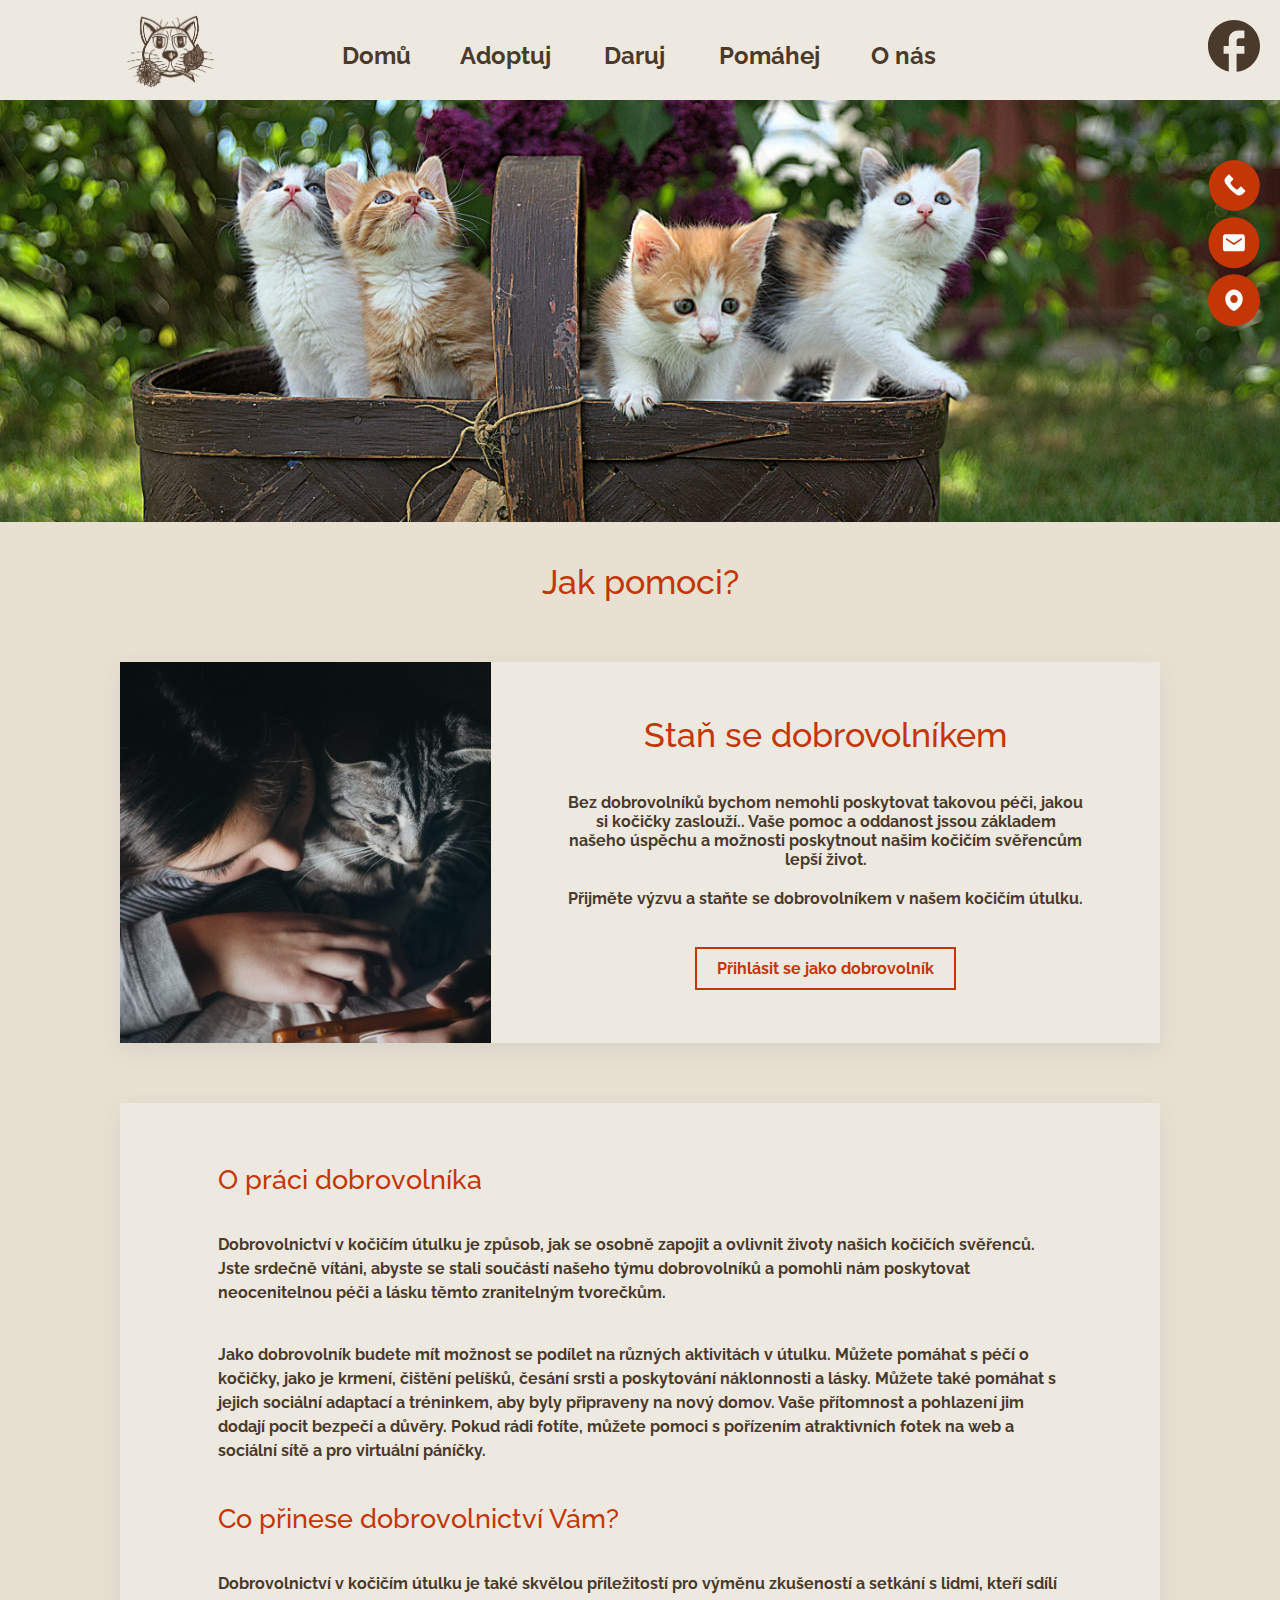
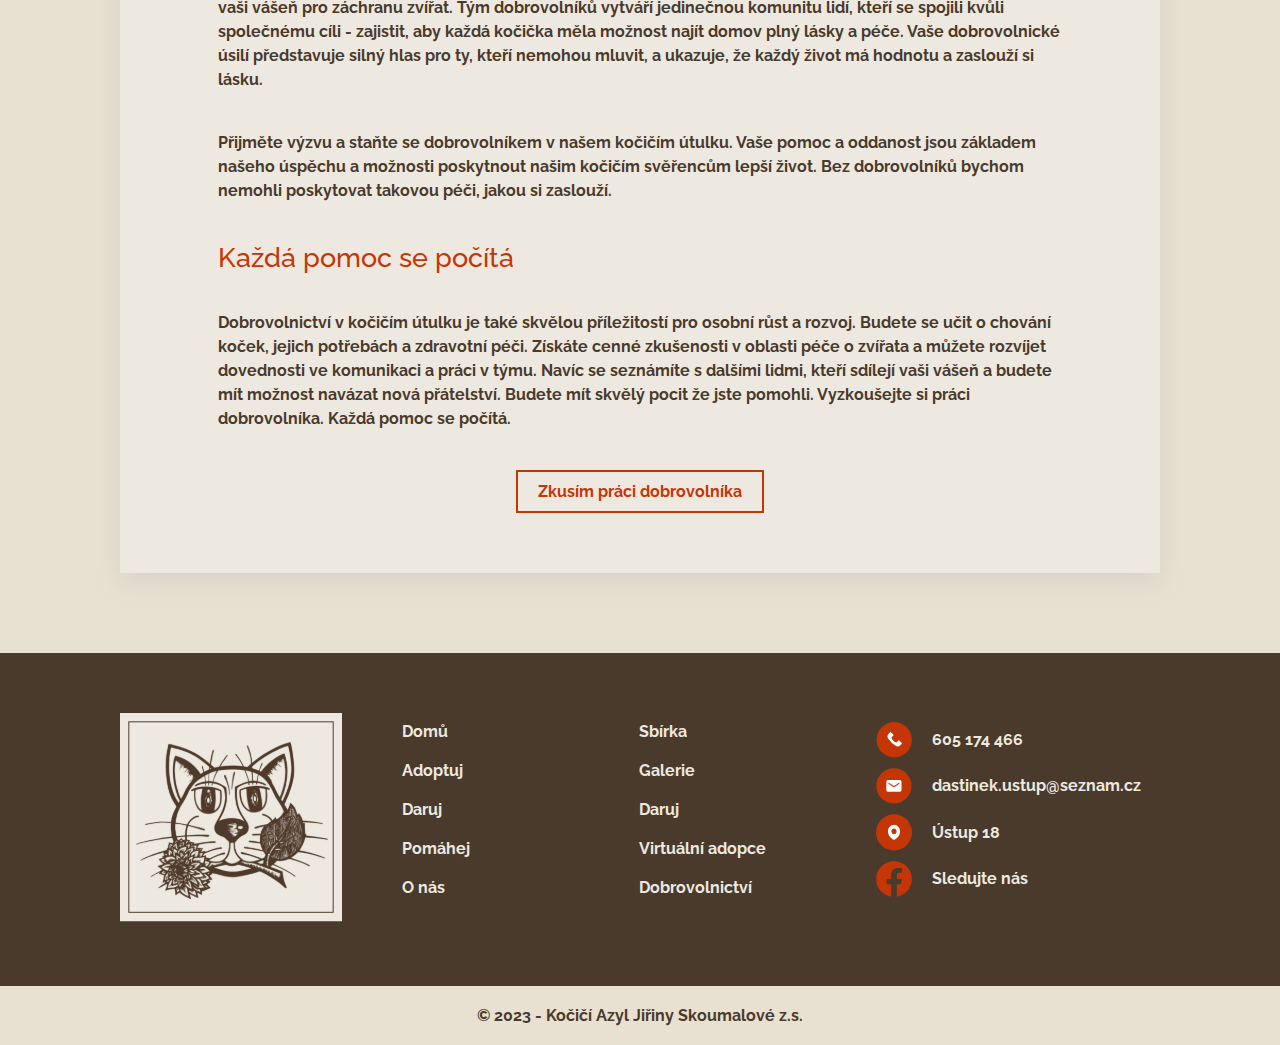
<file: pomahej.html>
<!DOCTYPE html>
<html lang="cs">
<head>
    <meta charset="UTF-8">
    <meta http-equiv="X-UA-Compatible" content="IE=edge">
    <meta name="viewport" content="width=device-width, initial-scale=1.0">

    <link rel="preconnect" href="https://fonts.googleapis.com">
    <link rel="preconnect" href="https://fonts.gstatic.com" crossorigin>
    <link href="https://fonts.googleapis.com/css2?family=Inter&family=Outfit:wght@500&family=Raleway:wght@400;500;700&display=swap" rel="stylesheet">

    <link rel="stylesheet" href="CSS/style.css">

    <title>Pomáhej</title>
</head>



<body>

    <!--Header-->

    <div class="pages-background">

        <header class="header pages">
            <a href="index.html" class="pages__arrow-wrap"><img class="pages__arrow-icon" src="icons/arrow-back.svg" alt="Kočičí-azyl"></a>
            <a href="index.html" class="logo pages__logo"><img class="logo__img" src="icons/logo-azyl.png" alt="Kočičí-azyl"></a>

                <!--Menu-->

            <nav class="menu-large pages__menu">
                <a href="index.html" class="menu-large__item">Domů</a>
                <a href="adoption.html" class="menu-large__item">Adoptuj</a>
                <a href="daruj.html" class="menu-large__item">Daruj</a>
                <a href="pomahej.html" class="menu-large__item">Pomáhej</a>
                <a href="o-nas.html" class="menu-large__item">O nás</a>
            </nav>


                        <!--Ikonky kontaktů-->

            <div class="contact-bar pages__contact-bar">
                <a href="kontakt.html" class="contact-bar__icon"><img src="icons/icone-phone.svg" alt="icone-phone"></a>
                <a href="mailto:dastinek.ustup@seznam.cz" class="contact-bar__icon"><img src="icons/icone-email.svg" alt="icone-email"></a>
                <a href="kontakt.html" class="contact-bar__icon"><img src="icons/icone-position.svg" alt="icone-position"></a>
                <a href="https://www.facebook.com/profile.php?id=100075934867677" class="contact-bar__icon pages__fb"><img src="icons/Icone-fb.svg" alt="icone-fb"></a>
            </div>

        </header>

    </div>

    <!--Header-image-->

    <figcaption class="pages__img-wrapp"><img class="pages__img" src="images/pomahej-header.jpg" alt="kocky-adopce"></figcaption>

    <main class="wrapper">


        <!--Hlavní nadpis stránky-->

        <div class="wrapper__cats">
            <h2 class="cats__title">Jak pomoci?</h2>
        </div>



        <!--Dobrovolnictví-->


        <section class="basic-section">
            <figure class="basic-section__wrapp"><img class="basic-section__img" src="images/foto-sekce-dobrovolnictvi.jpg" alt="kocka-utulek"></figure>
            <article class="basic-section__content">
                <h2 class="basic-section__title">Staň se dobrovolníkem</h2>
                <p class="basic-section__text">Bez dobrovolníků bychom nemohli poskytovat takovou péči, jakou si kočičky zaslouží..  Vaše pomoc a oddanost jssou základem našeho úspěchu a možnosti poskytnout našim kočičím svěřencům lepší život.</p>
                <p class="basic-section__text basic-section__text--mar-bot">Přijměte výzvu a staňte se dobrovolníkem v našem kočičím útulku.</p>
                <div class="wrapp-butt"><a class="button button--primary" href="#">Přihlásit se jako dobrovolník</a></div>
            </article>
        </section>


        <!--Dobrovolnictví odstavce textu-->


        <section class="text">
            <h3 class="text__title">O práci dobrovolníka</h3>
            <p class="text__paragraph">Dobrovolnictví v kočičím útulku je způsob, jak se osobně zapojit a ovlivnit životy našich kočičích svěřenců. Jste srdečně vítáni, abyste se stali součástí našeho týmu dobrovolníků a pomohli nám poskytovat neocenitelnou péči a lásku těmto zranitelným tvorečkům.</p>
            <p class="text__paragraph">Jako dobrovolník budete mít možnost se podílet na různých aktivitách v útulku. Můžete pomáhat s péčí o kočičky, jako je krmení, čištění pelíšků, česání srsti a poskytování náklonnosti a lásky. Můžete také pomáhat s jejich sociální adaptací a tréninkem, aby byly připraveny na nový domov. Vaše přítomnost a pohlazení jim dodají pocit bezpečí a důvěry. Pokud rádi fotíte, můžete pomoci s pořízením atraktivních fotek na web a sociální sítě a pro virtuální páníčky.</p>
            <h3 class="text__title">Co přinese dobrovolnictví Vám?</h3>
            <p class="text__paragraph">Dobrovolnictví v kočičím útulku je také skvělou příležitostí pro výměnu zkušeností a setkání s lidmi, kteří sdílí vaši vášeň pro záchranu zvířat. Tým dobrovolníků vytváří jedinečnou komunitu lidí, kteří se spojili kvůli společnému cíli - zajistit, aby každá kočička měla možnost najít domov plný lásky a péče. Vaše dobrovolnické úsilí představuje silný hlas pro ty, kteří nemohou mluvit, a ukazuje, že každý život má hodnotu a zaslouží si lásku.</p>
            <p class="text__paragraph">Přijměte výzvu a staňte se dobrovolníkem v našem kočičím útulku. Vaše pomoc a oddanost jsou základem našeho úspěchu a možnosti poskytnout našim kočičím svěřencům lepší život. Bez dobrovolníků bychom nemohli poskytovat takovou péči, jakou si zaslouží.</p>
            <h3 class="text__title">Každá pomoc se počítá</h3>
            <p class="text__paragraph">Dobrovolnictví v kočičím útulku je také skvělou příležitostí pro osobní růst a rozvoj. Budete se učit o chování koček, jejich potřebách a zdravotní péči. Získáte cenné zkušenosti v oblasti péče o zvířata a můžete rozvíjet dovednosti ve komunikaci a práci v týmu. Navíc se seznámíte s dalšími lidmi, kteří sdílejí vaši vášeň a budete mít možnost navázat nová přátelství. Budete mít skvělý pocit že jste pomohli. Vyzkoušejte si práci dobrovolníka. Každá pomoc se počítá.</p>
            <div class="wrapp-butt"><a class="button button--primary" href="#">Zkusím práci dobrovolníka</a></div>
        </section>







    </main>

   <!--Footer-->

   <footer class="footer-background">
    <section class="footer wrapper">
        <figure class="footer__logo-wrapp"><img class="footer__logo-img" src="icons/logo-azyl-footer.svg" alt="logo-azyl"></figure>
        
        <div class="menu-footer">
            <a href="index.html" class="menu-footer__item">Domů</a>
            <a href="adoption.html" class="menu-footer__item">Adoptuj</a>
            <a href="daruj.html" class="menu-footer__item">Daruj</a>
            <a href="pomahej.html" class="menu-footer__item">Pomáhej</a>
            <a href="o-nas.html" class="menu-footer__item">O nás</a>
        </div>

        <div class="list-links">
            <a href="#" class="list-links__link">Sbírka</a>
            <a href="#" class="list-links__link">Galerie</a>
            <a href="daruj.html" class="list-links__link">Daruj</a>
            <a href="daruj-virtualni-adopce.html" class="list-links__link">Virtuální adopce</a>
            <a href="pomahej.html" class="list-links__link">Dobrovolnictví</a>
        </div>

        <div class="contacts">
            <a class="contacts__link contacts__link--icon" href="kontakt.html"><img class="contacts__icon" src="icons/icone-phone.svg" alt="mobil"></a>
            <a class="contacts__link" href="kontakt.html">605 174 466</a>
            <a class="contacts__link contacts__link--icon" href="kontakt.html"><img class="contacts__icon" src="icons/icone-email.svg" alt="e-mail"></a>
            <a class="contacts__link" href="kontakt.html">dastinek.ustup@seznam.cz</a>
            <a class="contacts__link contacts__link--icon" href="kontakt.html"><img class="contacts__icon" src="icons/icone-position.svg" alt="adresa"></a>
            <a class="contacts__link" href="kontakt.html">Ústup 18</a>
            <a class="contacts__link contacts__link--icon" href="https://www.facebook.com/profile.php?id=100075934867677"><img class="contacts__icon" src="icons/Icon-FB-footer.svg" alt="fb-ikona"></a>
            <a class="contacts__link" href="https://www.facebook.com/profile.php?id=100075934867677">Sledujte nás</a>
        </div>
    </section>
</footer>

<section class="copy">
    <p class="copy__text">© 2023 - Kočičí Azyl Jiřiny Skoumalové z.s.</p>
</section>

</body>
</html>
</file>
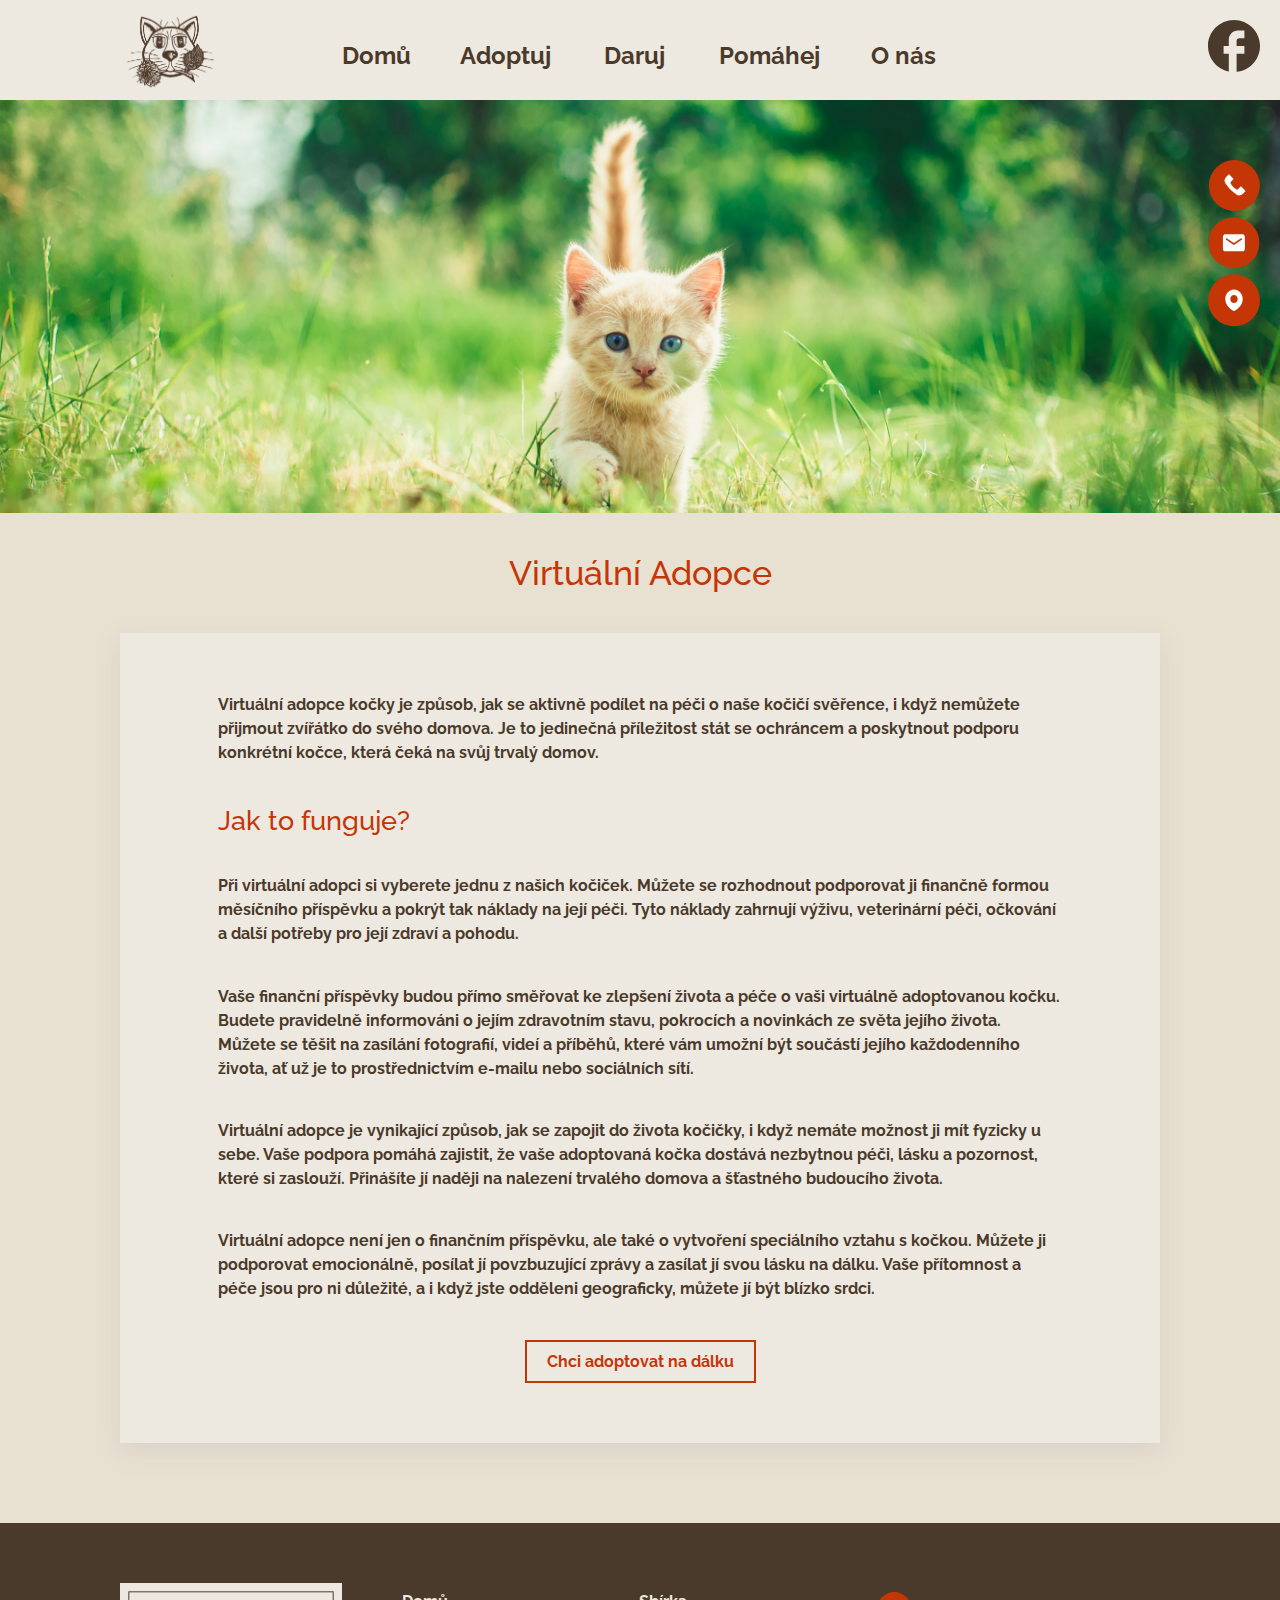
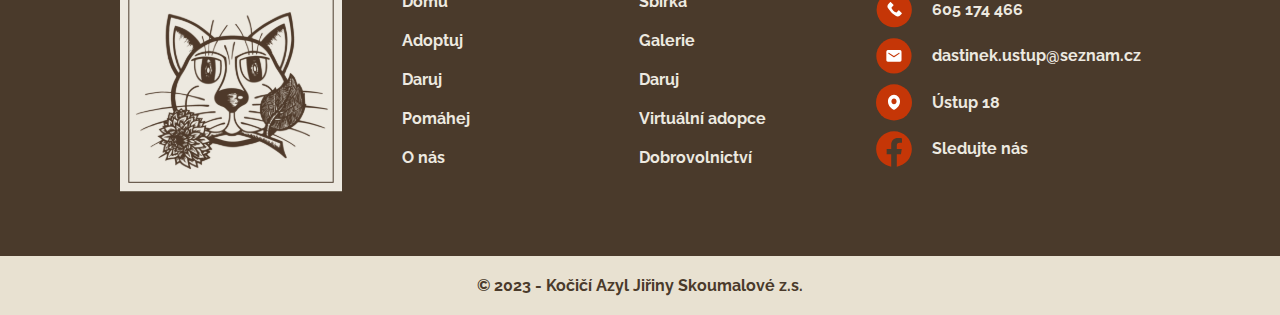
<file: virtualni-adopce.html>
<!DOCTYPE html>
<html lang="cs">
<head>
    <meta charset="UTF-8">
    <meta http-equiv="X-UA-Compatible" content="IE=edge">
    <meta name="viewport" content="width=device-width, initial-scale=1.0">

    <link rel="preconnect" href="https://fonts.googleapis.com">
    <link rel="preconnect" href="https://fonts.gstatic.com" crossorigin>
    <link href="https://fonts.googleapis.com/css2?family=Inter&family=Outfit:wght@500&family=Raleway:wght@400;500;700&display=swap" rel="stylesheet">

    <link rel="stylesheet" href="CSS/style.css">

    <title>Virtuální Adopce</title>
</head>



<body>

    <!--Header-->

    <div class="pages-background">

        <header class="header pages">
            <a href="index.html" class="pages__arrow-wrap"><img class="pages__arrow-icon" src="icons/arrow-back.svg" alt="Kočičí-azyl"></a>
            <a href="index.html" class="logo pages__logo"><img class="logo__img" src="icons/logo-azyl.png" alt="Kočičí-azyl"></a>

            <!--Menu-->

            <nav class="menu-large pages__menu">
                <a href="index.html" class="menu-large__item">Domů</a>
                <a href="adoption.html" class="menu-large__item">Adoptuj</a>
                <a href="daruj.html" class="menu-large__item">Daruj</a>
                <a href="pomahej.html" class="menu-large__item">Pomáhej</a>
                <a href="o-nas.html" class="menu-large__item">O nás</a>
            </nav>


                        <!--Ikonky kontaktů-->

            <div class="contact-bar pages__contact-bar">
                <a href="kontakt.html" class="contact-bar__icon"><img src="icons/icone-phone.svg" alt="icone-phone"></a>
                <a href="mailto:dastinek.ustup@seznam.cz" class="contact-bar__icon"><img src="icons/icone-email.svg" alt="icone-email"></a>
                <a href="kontakt.html" class="contact-bar__icon"><img src="icons/icone-position.svg" alt="icone-position"></a>
                <a href="https://www.facebook.com/profile.php?id=100075934867677" class="contact-bar__icon pages__fb"><img src="icons/Icone-fb.svg" alt="icone-fb"></a>
            </div>

        </header>

    </div>

    <!--Header-image-->

    <figcaption class="pages__img-wrapp"><img class="pages__img" src="images/virtualni-adopce-header.jpg" alt="kocky-adopce"></figcaption>

    <main class="wrapper">


        <!--Hlavní nadpis stránky-->

        <div class="wrapper__cats">
            <h2 class="cats__title">Virtuální Adopce</h2>
        </div>

        <!--Virtuální Adopce odstavce textu-->

        <section class="text">
            <p class="text__paragraph">Virtuální adopce kočky je způsob, jak se aktivně podílet na péči o naše kočičí svěřence, i když nemůžete přijmout zvířátko do svého domova. Je to jedinečná příležitost stát se ochráncem a poskytnout podporu konkrétní kočce, která čeká na svůj trvalý domov.</p>
            <h3 class="text__title">Jak to funguje?</h3>
            <p class="text__paragraph">Při virtuální adopci si vyberete jednu z našich kočiček. Můžete se rozhodnout podporovat ji finančně formou měsíčního příspěvku a pokrýt tak náklady na její péči. Tyto náklady zahrnují výživu, veterinární péči, očkování a další potřeby pro její zdraví a pohodu.</p>
            <p class="text__paragraph">Vaše finanční příspěvky budou přímo směřovat ke zlepšení života a péče o vaši virtuálně adoptovanou kočku. Budete pravidelně informováni o jejím zdravotním stavu, pokrocích a novinkách ze světa jejího života. Můžete se těšit na zasílání fotografií, videí a příběhů, které vám umožní být součástí jejího každodenního života, ať už je to prostřednictvím e-mailu nebo sociálních sítí.</p>
            <p class="text__paragraph">Virtuální adopce je vynikající způsob, jak se zapojit do života kočičky, i když nemáte možnost ji mít fyzicky u sebe. Vaše podpora pomáhá zajistit, že vaše adoptovaná kočka dostává nezbytnou péči, lásku a pozornost, které si zaslouží. Přinášíte jí naději na nalezení trvalého domova a šťastného budoucího života.</p>
            <p class="text__paragraph">Virtuální adopce není jen o finančním příspěvku, ale také o vytvoření speciálního vztahu s kočkou. Můžete ji podporovat emocionálně, posílat jí povzbuzující zprávy a zasílat jí svou lásku na dálku. Vaše přítomnost a péče jsou pro ni důležité, a i když jste odděleni geograficky, můžete jí být blízko srdci.</p>
            <div class="wrapp-butt"><a class="button button--primary" href="#">Chci adoptovat na dálku</a></div>
        </section>






    </main>

    <!--Footer-->

    <footer class="footer-background">
        <section class="footer wrapper">
            <figure class="footer__logo-wrapp"><img class="footer__logo-img" src="icons/logo-azyl-footer.svg" alt="logo-azyl"></figure>
            
            <div class="menu-footer">
                <a href="index.html" class="menu-footer__item">Domů</a>
                <a href="adoption.html" class="menu-footer__item">Adoptuj</a>
                <a href="daruj.html" class="menu-footer__item">Daruj</a>
                <a href="pomahej.html" class="menu-footer__item">Pomáhej</a>
                <a href="o-nas.html" class="menu-footer__item">O nás</a>
            </div>

            <div class="list-links">
                <a href="#" class="list-links__link">Sbírka</a>
                <a href="#" class="list-links__link">Galerie</a>
                <a href="#" class="list-links__link">Daruj</a>
                <a href="#" class="list-links__link">Virtuální adopce</a>
                <a href="pomahej.html" class="list-links__link">Dobrovolnictví</a>
            </div>

            <div class="contacts">
                <a class="contacts__link contacts__link--icon" href="kontakt.html"><img class="contacts__icon" src="icons/icone-phone.svg" alt="mobil"></a>
                <a class="contacts__link" href="kontakt.html">605 174 466</a>
                <a class="contacts__link contacts__link--icon" href="kontakt.html"><img class="contacts__icon" src="icons/icone-email.svg" alt="e-mail"></a>
                <a class="contacts__link" href="kontakt.html">dastinek.ustup@seznam.cz</a>
                <a class="contacts__link contacts__link--icon" href="kontakt.html"><img class="contacts__icon" src="icons/icone-position.svg" alt="adresa"></a>
                <a class="contacts__link" href="kontakt.html">Ústup 18</a>
                <a class="contacts__link contacts__link--icon" href="https://www.facebook.com/profile.php?id=100075934867677"><img class="contacts__icon" src="icons/Icon-FB-footer.svg" alt="fb-ikona"></a>
                <a class="contacts__link" href="https://www.facebook.com/profile.php?id=100075934867677">Sledujte nás</a>
            </div>
        </section>
    </footer>

    <section class="copy">
        <p class="copy__text">© 2023 - Kočičí Azyl Jiřiny Skoumalové z.s.</p>
    </section>

</body>
</html>
</file>
<file: CSS/style.css>
html {
  box-sizing: border-box;
}

*, ::before, ::after {
  box-sizing: inherit;
}

html {
  font-size: 100%;
}

* {
  margin: 0;
  padding: 0;
}

body {
  font-family: "Raleway", sans-serif;
  font-size: 16px;
  background-color: #E8E1D1;
}

h1, h3, h4, h5 {
  font-weight: 700;
}

h2 {
  font-size: clamp(1.8rem, 4vw, 2.1rem);
  color: #C53607;
  font-weight: 500;
}

h3 {
  font-size: clamp(1.5rem, 3vw, 1.7rem);
  color: #C53607;
  font-weight: 500;
}

a {
  color: #4A3A2B;
  font-weight: 700;
  text-decoration: none;
}

.wrapper {
  margin: 0 auto;
  max-width: 1080px;
  padding: clamp(10px, 3vw, 20px);
  padding-top: 0;
}

.border {
  background-color: #EDE9E0;
  height: 100vh;
  width: 100vw;
  min-height: 700px;
  max-height: 760px;
  max-width: 1300px;
  margin: 0 auto;
  position: relative;
  box-shadow: rgba(149, 157, 165, 0.2) 0px 8px 24px;
}
@media screen and (min-width: 450px) {
  .border {
    border: 10px solid #C53607;
  }
}

.header {
  max-width: 1040px;
  margin: 0 auto;
}

.contact-bar {
  position: absolute;
  z-index: 2;
  top: 10px;
  right: 10px;
}
@media screen and (min-width: 900px) {
  .contact-bar {
    top: 20px;
    right: 20px;
  }
}
.contact-bar__icon img {
  padding-left: 3px;
  padding-bottom: 5px;
  width: 12vw;
  min-width: 45px;
  max-width: 55px;
}
.contact-bar__icon img:hover {
  transform: scale(1.1);
}
@media screen and (min-width: 900px) {
  .contact-bar__icon img {
    display: block;
  }
}

.logo__img {
  display: inline-block;
  margin-top: clamp(10px, 1vw, 20px);
  width: 12vw;
  min-width: 70px;
  max-width: 100px;
  z-index: 2;
}
.logo__img:hover {
  transform: scale(1.1);
}

.menu {
  text-align: center;
  padding: 10px 0;
  background-color: #4A3A2B;
  position: absolute;
  bottom: 0;
  width: 100%;
  display: grid;
  grid-template-columns: repeat(5, 1fr);
}
@media screen and (min-width: 900px) {
  .menu {
    display: none;
  }
}
.menu__icon {
  padding-bottom: 2px;
}
@media screen and (min-width: 900px) {
  .menu__icon {
    display: none;
  }
}
.menu__item {
  font-size: 14px;
  color: #EDE9E0;
}
@media screen and (min-width: 900px) {
  .menu__item {
    display: none;
  }
}
.menu__item:hover {
  transform: scale(1.2);
}
@media screen and (min-width: 900px) {
  .menu__item:hover {
    transform: none;
    border: 2px solid #4A3A2B;
  }
}

.menu-large {
  display: none;
}
@media screen and (min-width: 900px) {
  .menu-large {
    display: flex;
    margin: -75px auto 0 auto;
    max-width: 650px;
    color: #4A3A2B;
    background-color: #EDE9E0;
    justify-content: center;
  }
}
.menu-large__item {
  display: none;
}
@media screen and (min-width: 900px) {
  .menu-large__item {
    display: inline-block;
    padding: 10px 20px;
    color: #4A3A2B;
    background-color: #EDE9E0;
    border: 2px solid #EDE9E0;
    font-size: 24px;
    text-align: center;
    flex: 1;
  }
  .menu-large__item:hover {
    transform: scale(1.1);
    border: 2px solid #4A3A2B;
  }
}

.hero {
  height: 450px;
  max-width: 1040px;
  margin: 0 auto;
}
.hero__box {
  padding: 0 20px;
  margin: 40px 0;
}
@media screen and (min-width: 900px) {
  .hero__box {
    margin-top: clamp(1px, 50%, 150px);
  }
}
.hero__text {
  flex: 1;
}
.hero__title {
  display: inline-block;
}
.hero__title--dont {
  font-family: "Inter", sans-serif;
  font-size: clamp(2.3rem, 7vw, 3.2rem);
  font-weight: 400;
  color: #C53607;
}
.hero__title--adopt {
  font-family: "Outfit", sans-serif;
  font-size: clamp(4.8rem, 12vw, 6rem);
  font-weight: 500;
  color: #4A3A2B;
  line-height: 1;
  border-bottom: 2px solid #4A3A2B;
}
.hero__sentence {
  font-size: 14px;
  font-weight: 700;
  color: #4A3A2B;
  padding: 20px 0;
}
.hero__img {
  position: absolute;
  pointer-events: none;
  bottom: 71px;
  right: 0;
  width: 50vw;
  min-width: 350px;
  max-width: 650px;
}
@media screen and (min-width: 900px) {
  .hero__img {
    bottom: 0;
  }
}

.qr-code {
  background-color: #EDE9E0;
  margin-top: clamp(2px, 5vw, 60px);
  padding: 20px;
  box-shadow: rgba(149, 157, 165, 0.2) 0px 8px 24px;
}
@media screen and (min-width: 700px) {
  .qr-code {
    display: flex;
    justify-content: space-between;
    gap: 20px;
  }
}
.qr-code__content {
  display: flex;
  height: 355px;
  padding: 20px;
  padding-top: 0;
  flex-direction: column;
  justify-content: space-between;
  text-align: center;
}
@media screen and (min-width: 700px) {
  .qr-code__content {
    text-align: left;
    padding: 20px;
  }
}
.qr-code__title {
  flex: 1;
  font-weight: 500;
}
.qr-code__title--change {
  color: #4A3A2B;
}
.qr-code__account {
  flex: 1;
}
.qr-code__account-text {
  font-size: clamp(0.9rem, 2vw, 1.2rem);
  font-weight: 700;
  color: #C53607;
}
.qr-code__account-number {
  font-size: clamp(1.5rem, 4vw, 3.3rem);
  font-weight: 500;
  color: #4A3A2B;
}
.qr-code__butt-ic {
  flex: 1;
}
@media screen and (min-width: 700px) {
  .qr-code__butt-ic {
    display: flex;
    align-items: flex-end;
    gap: 20px;
  }
}
.qr-code__icon {
  margin-top: 20px;
  flex: 1;
  text-align: center;
}
.qr-code__wrapper {
  display: grid;
  place-content: center;
}
.qr-code__link {
  text-align: center;
}
.qr-code__code {
  max-height: 355px;
  max-width: 100%;
}

.actions {
  margin-top: clamp(10px, 5vw, 40px);
  padding: 0 40px;
}
@media screen and (min-width: 700px) {
  .actions {
    display: flex;
    gap: 20px;
    padding: 0;
  }
}

.wrapper__cats {
  margin: clamp(10px, 5vw, 40px) 0;
  text-align: center;
}

.cats {
  margin-top: 0;
  padding: 0 40px;
}
@media screen and (min-width: 700px) {
  .cats {
    display: flex;
    gap: 20px;
    padding: 0;
  }
}
.cats__title {
  font-weight: 500;
}

.footer-background {
  color: #EDE9E0;
  background-color: #4A3A2B;
}

.footer {
  padding: 40px 0;
}
@media screen and (max-width: 660px) {
  .footer {
    text-align: center;
  }
}
@media screen and (min-width: 660px) {
  .footer {
    display: grid;
    grid-template-columns: repeat(2, 1fr);
    align-items: center;
    padding-left: 40px;
  }
}
@media screen and (min-width: 1000px) {
  .footer {
    display: grid;
    grid-template-columns: repeat(4, 1fr);
    padding-right: 40px;
  }
}
.footer__logo-wrapp {
  padding: clamp(20px, 5vw, 40px);
}
@media screen and (min-width: 660px) {
  .footer__logo-wrapp {
    padding-top: 60px;
    padding-left: 20px;
  }
}
@media screen and (min-width: 1000px) {
  .footer__logo-wrapp {
    padding-right: 40px;
    padding-left: 0;
  }
}

.menu-footer {
  padding-top: clamp(10px, 2vw, 20px);
  padding-bottom: clamp(10px, 2vw, 20px);
}
.menu-footer__item {
  color: #EDE9E0;
  display: block;
  padding: 10px 20px;
}
.menu-footer__item:hover {
  transform: scale(1.1);
}

.list-links {
  padding-top: clamp(10px, 2vw, 20px);
  padding-bottom: clamp(10px, 2vw, 20px);
}
.list-links__link {
  color: #EDE9E0;
  display: block;
  padding: 10px 20px;
}
.list-links__link:hover {
  transform: scale(1.1);
}

.contacts {
  padding-top: clamp(10px, 3vw, 20px);
  padding-bottom: clamp(5px, 2vw, 20px);
  padding-left: 20px;
  display: grid;
  grid-template-columns: 36px 210px;
  gap: 10px 20px;
  align-items: center;
  text-align: left;
  max-width: 304px;
  margin: 0 auto;
}
@media screen and (min-width: 660px) {
  .contacts {
    margin: 0;
    padding-right: 40px;
  }
}
.contacts__link {
  color: #EDE9E0;
  display: block;
}
.contacts__link:hover {
  transform: scale(1.1);
}
.contacts__link--icon {
  width: 36px;
}
.contacts__link--icon:hover {
  transform: scale(1.1);
}
.contacts__link--icon img {
  width: 36px;
  display: block;
}

.copy {
  background-color: #E8E1D1;
}
.copy__text {
  color: #4A3A2B;
  text-align: center;
  font-weight: 700;
  padding: 20px;
}

.button {
  display: inline-block;
  font-size: 1.3rem;
  text-align: center;
  color: #4A3A2B;
  border: 2px solid #4A3A2B;
  padding: 10px 20px;
  min-width: 133px;
}
.button:hover, .button:active {
  color: #EDE9E0;
  background-color: #4A3A2B;
  border: 2px solid #4A3A2B;
}
.button--primary {
  color: #C53607;
  font-size: 1rem;
  border: 2px solid #C53607;
}
.button--primary:hover, .button--primary:active {
  color: #EDE9E0;
  background-color: #C53607;
  border: 2px solid #C53607;
}

.wrapper {
  margin: 0 auto;
  max-width: 1080px;
  padding: clamp(10px, 3vw, 20px);
  padding-top: 0;
}

.wrapp-butt {
  align-self: center;
  text-align: center;
  margin: 0 auto;
}
.wrapp-butt--space-up {
  margin-top: clamp(20px, 4vw, 40px);
}

.action {
  background-color: #EDE9E0;
  box-shadow: rgba(149, 157, 165, 0.2) 0px 8px 24px;
  padding: clamp(20px, 3vw, 40px);
  margin-top: clamp(10px, 5vw, 20px);
  display: flex;
  align-items: center;
  gap: 20px;
}
@media screen and (min-width: 450px) {
  .action {
    flex: 1;
    flex-direction: row;
    align-items: center;
    padding: 20px 80px;
  }
}
@media screen and (min-width: 700px) {
  .action {
    flex-direction: column;
    align-items: center;
    flex: 1 1 33.3333333333%;
    padding: 40px 0;
  }
}
.action__link {
  align-self: center;
  flex: 1;
}
.action__icon {
  width: 8vw;
  min-width: 55px;
  max-width: 90px;
}
.action__icon:hover {
  transform: scale(1.1);
}

.cat-card {
  background-color: #EDE9E0;
  box-shadow: rgba(149, 157, 165, 0.2) 0px 8px 24px;
  margin-top: clamp(10px, 5vw, 20px);
}
.cat-card__wrapper {
  width: 100%;
}
.cat-card__img {
  width: 100%;
}
.cat-card__content {
  padding: 20px;
  padding-bottom: 30px;
  color: #4A3A2B;
  text-align: center;
}
.cat-card__title {
  font-size: 1.8rem;
  margin-bottom: 1.1rem;
}
.cat-card__text {
  font-size: 1rem;
  font-weight: bold;
  margin-bottom: 0.2rem;
}
.cat-card__text--second {
  margin-bottom: 1.2rem;
}

.basic-section {
  background-color: #EDE9E0;
  box-shadow: rgba(149, 157, 165, 0.2) 0px 8px 24px;
  margin: clamp(2px, 5vw, 60px) 0;
  display: flex;
  flex-direction: column;
  align-items: center;
}
@media screen and (min-width: 750px) {
  .basic-section {
    flex-direction: row;
  }
}
.basic-section__wrapp {
  width: 100%;
  height: 100%;
}
@media screen and (min-width: 750px) {
  .basic-section__wrapp {
    margin-left: 20px;
  }
}
@media screen and (min-width: 800px) {
  .basic-section__wrapp {
    margin-left: 0;
  }
}
@media screen and (min-width: 750px) {
  .basic-section__wrapp--flex-img {
    flex: 40%;
  }
}
.basic-section__img {
  display: block;
  height: 100%;
  width: 100%;
}
.basic-section__content {
  padding: clamp(10px, 3vw, 40px);
  align-self: center;
  margin: 10px 0;
}
@media screen and (min-width: 750px) {
  .basic-section__content--flex-content {
    flex: 60%;
  }
}
.basic-section__title {
  text-align: center;
  margin-bottom: clamp(10px, 3vw, 40px);
}
.basic-section__text {
  color: #4A3A2B;
  font-weight: 700;
  margin-bottom: 20px;
  padding: 0 clamp(10px, 3vw, 40px);
  text-align: center;
}
.basic-section__text--mar-bot {
  margin-bottom: clamp(10px, 3vw, 40px);
}

.text {
  background-color: #EDE9E0;
  box-shadow: rgba(149, 157, 165, 0.2) 0px 8px 24px;
  padding: clamp(10px, 5vw, 60px);
  margin-bottom: clamp(20px, 6vw, 60px);
}
.text p:first-child {
  margin-top: 0;
}
.text p:last-child {
  margin-bottom: 0;
}
.text h3:first-child {
  margin-top: 0;
}
.text__title {
  margin: clamp(20px, 3vw, 40px);
}
.text__paragraph {
  color: #4A3A2B;
  font-weight: bold;
  line-height: 1.5;
  margin: clamp(20px, 3vw, 40px);
}
.text__paragraph--comparison {
  font-size: 20px;
}
.text__link {
  text-decoration: underline;
}
.text__link:hover {
  color: #C53607;
}
.text__color-primary {
  color: #C53607;
}
.text__list {
  color: #4A3A2B;
  font-weight: 700;
  line-height: 1.3;
  margin: clamp(20px, 3vw, 40px);
  padding-left: 40px;
}
.text__list li {
  padding-left: 40px;
}
.text__wrapp-img {
  margin: 20px auto;
  text-align: center;
}
@media screen and (min-width: 660px) {
  .text__grid {
    display: grid;
    gap: 20px;
    align-items: center;
    grid-template-columns: 1fr 3fr;
  }
}

.pages-background {
  height: 80px;
}
@media screen and (min-width: 900px) {
  .pages-background {
    background-color: #EDE9E0;
    height: 100px;
  }
}

.pages {
  background-color: #EDE9E0;
  height: 80px;
}
@media screen and (min-width: 900px) {
  .pages {
    background-color: #EDE9E0;
    padding-bottom: 1px;
  }
}
.pages__arrow-wrapp {
  padding: 20px;
}
@media screen and (min-width: 900px) {
  .pages__arrow-wrapp {
    display: none;
  }
}
.pages__arrow-icon {
  padding: 10px;
  margin-top: 10px;
  width: 14vw;
  min-width: 55px;
  max-width: 65px;
}
.pages__arrow-icon:hover {
  transform: scale(1.1);
}
@media screen and (min-width: 900px) {
  .pages__arrow-icon {
    display: none;
  }
}
.pages__logo {
  display: none;
}
@media screen and (min-width: 900px) {
  .pages__logo {
    display: inline-block;
    margin-bottom: 20px;
  }
}
.pages__menu {
  margin-bottom: 10px;
  position: static;
  margin-top: -85px;
}
@media screen and (min-width: 900px) {
  .pages__contact-bar {
    margin-top: 140px;
  }
}
@media screen and (min-width: 900px) {
  .pages__fb {
    position: absolute;
    top: -140px;
    right: 0px;
  }
}
.pages__img-wrap {
  width: 100vw;
}
.pages__img {
  display: block;
  width: 100%;
  height: 100%;
}

@media screen and (min-width: 600px) {
  .pages-main__grid {
    display: grid;
    grid-template-columns: repeat(2, 1fr);
    gap: 20px;
  }
}
@media screen and (min-width: 900px) {
  .pages-main__grid {
    display: grid;
    grid-template-columns: repeat(3, 1fr);
  }
}

.contact-flex {
  display: flex;
  flex-direction: column;
  gap: 40px;
}
@media screen and (min-width: 650px) {
  .contact-flex {
    flex-direction: row;
    justify-content: space-around;
  }
}
.contact-flex__item {
  text-align: center;
}
@media screen and (min-width: 650px) {
  .contact-flex__item {
    text-align: start;
  }
}

.map {
  margin: clamp(10px, 5vw, 40px) auto 0 auto;
  padding: clamp(20px, 3vw, 20px);
  display: grid;
  place-content: center;
  overflow: hidden;
}

iframe {
  padding: clamp(20px, 3vw, 20px);
}

@media screen and (min-width: 650px) {
  .page-cat {
    display: flex;
    gap: 20px;
  }
}
.page-cat__wrapp-img {
  width: 100%;
  height: 100%;
  max-width: 90%;
  flex: 1;
  margin: clamp(20px, 3vw, 20px);
}
.page-cat__img {
  display: block;
  height: 100%;
  width: 100%;
}
.page-cat__checkbox-grids {
  flex: 1;
}
@media screen and (min-width: 900px) {
  .page-cat__checkbox-grids {
    display: flex;
    gap: 20px;
  }
}
.page-cat__title {
  text-align: center;
  padding-top: clamp(20px, 3vw, 20px);
}
.page-cat__checkbox-grid {
  padding: 20px;
  display: grid;
  grid-template-columns: 24px 1fr;
  gap: 10px;
  color: #4A3A2B;
  font-size: 1.1rem;
  font-weight: 700;
}

.space-up {
  margin-top: 20px;
}

.hidden {
  display: none;
}
@media screen and (min-width: 900px) {
  .hidden {
    display: block;
    visibility: hidden;
  }
}/*# sourceMappingURL=style.css.map */
</file>
